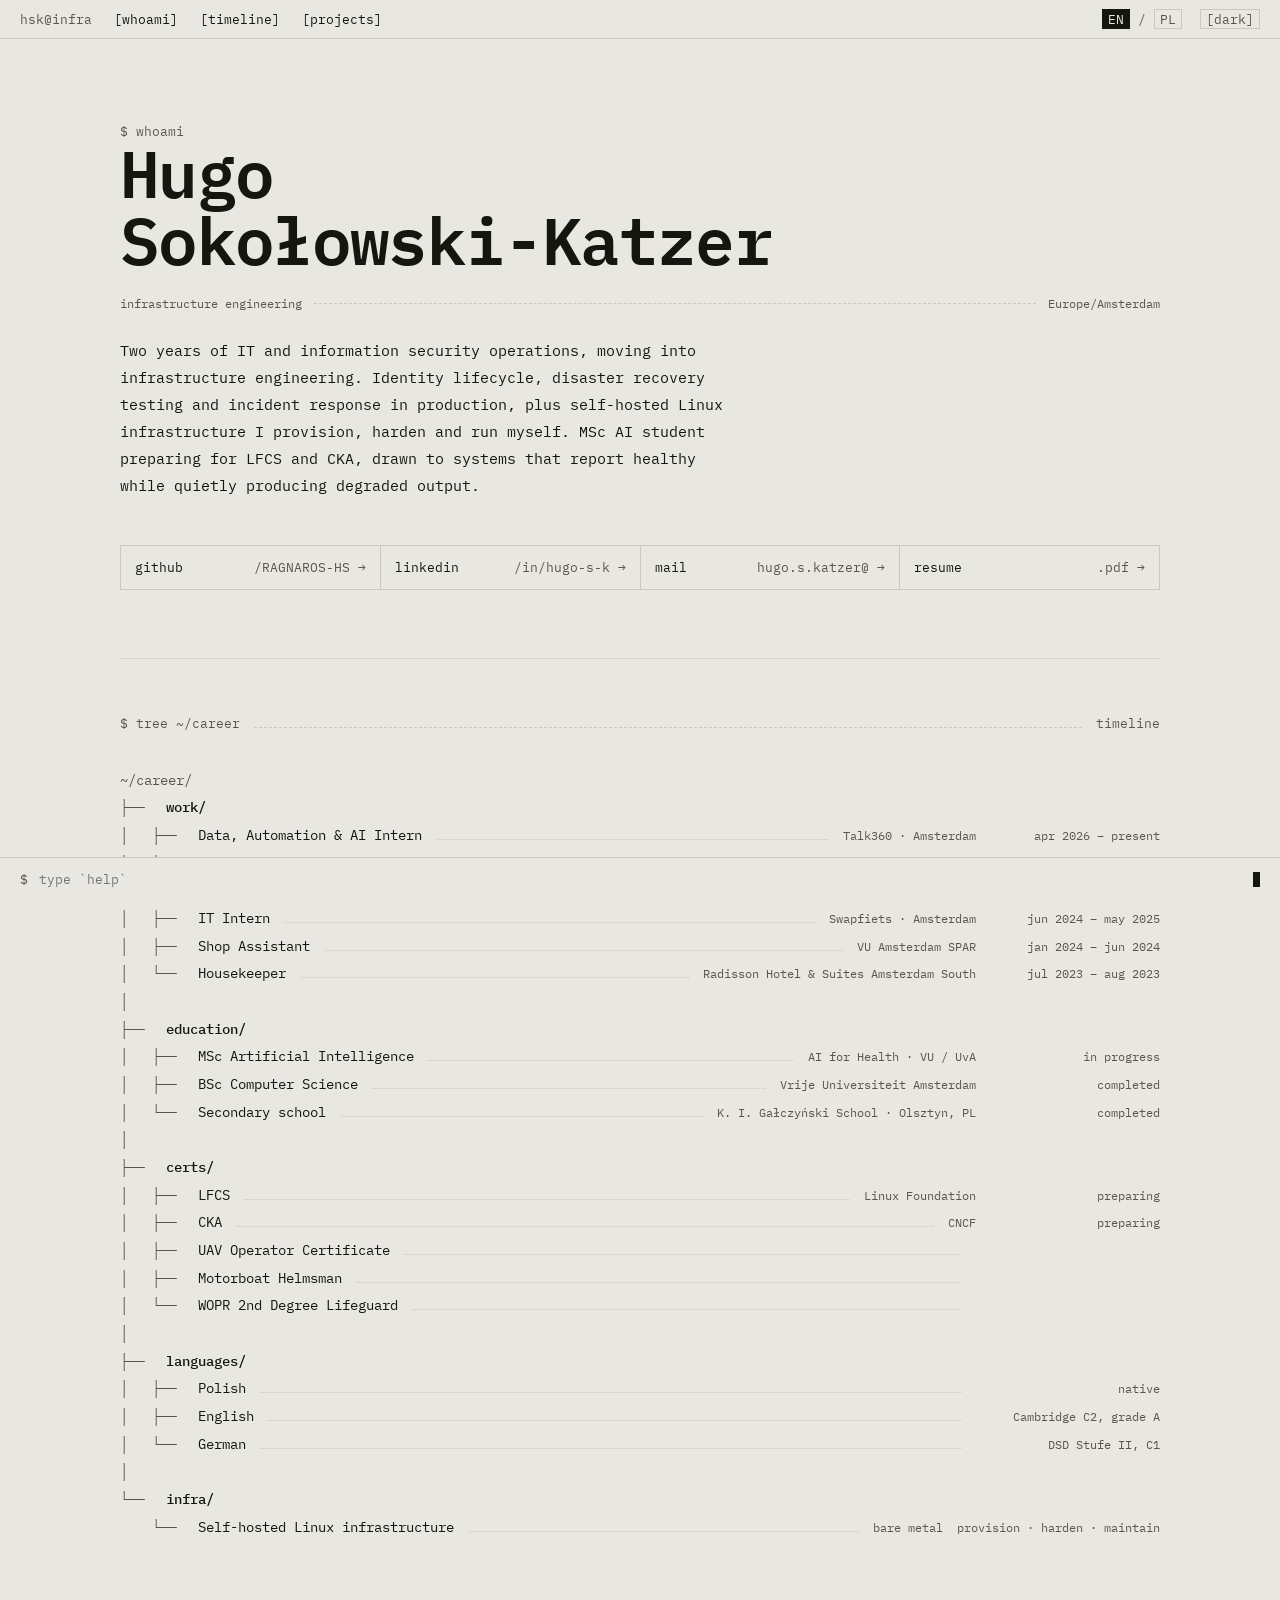
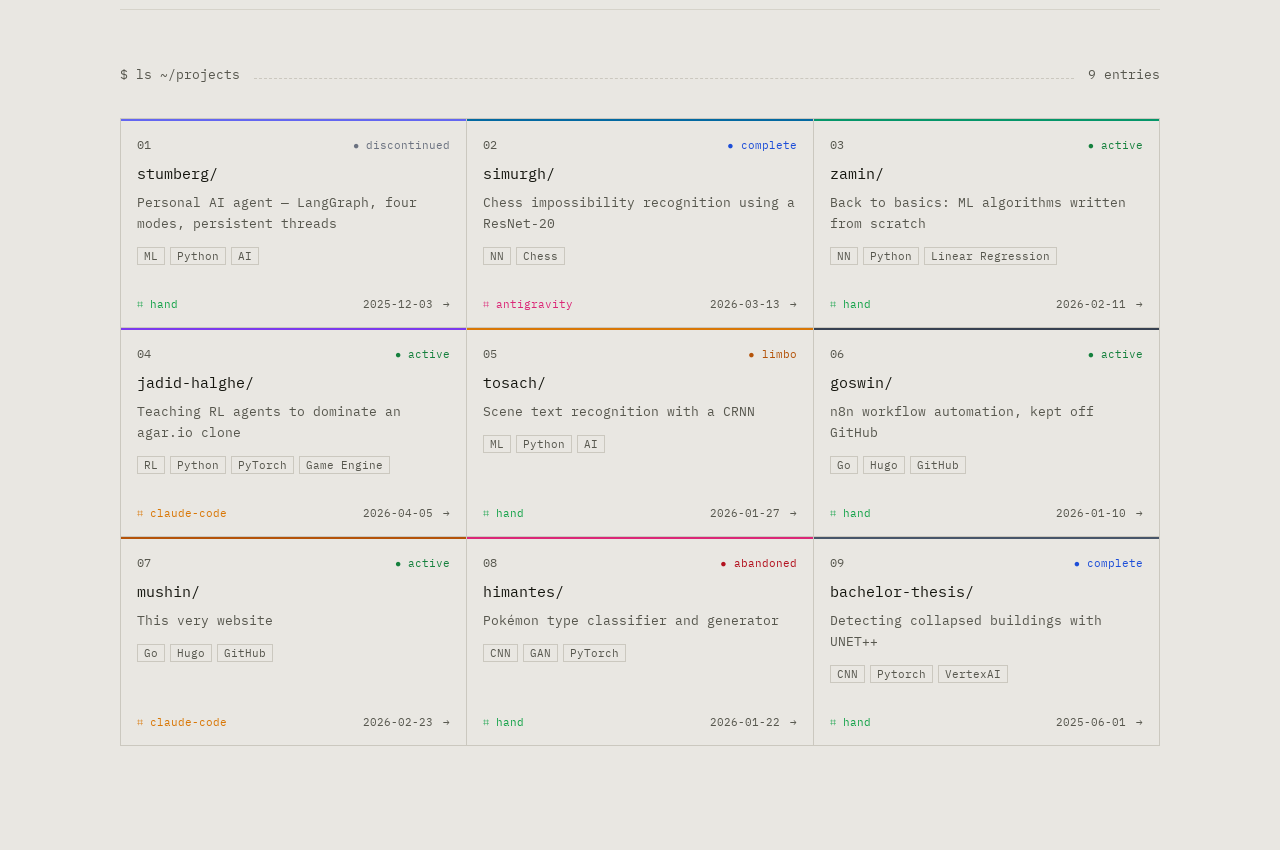
<file: index.html>
<!DOCTYPE html>
<html lang="en" data-root="">
<head>
<meta charset="utf-8">
<meta name="viewport" content="width=device-width, initial-scale=1">
<title>Hugo Sokołowski-Katzer</title>
<meta name="description" content="Hugo Sokołowski-Katzer — infrastructure engineering. IT and information security operations, self-hosted Linux infrastructure, MSc AI student.">
<meta name="color-scheme" content="light dark">
<link rel="icon" href="data:image/svg+xml,<svg xmlns='http://www.w3.org/2000/svg' viewBox='0 0 16 16'><text y='13' font-size='13' font-family='monospace'>%24</text></svg>">
<link rel="preconnect" href="https://fonts.googleapis.com">
<link rel="preconnect" href="https://fonts.gstatic.com" crossorigin>
<link href="https://fonts.googleapis.com/css2?family=IBM+Plex+Mono:wght@400;500;600&display=swap" rel="stylesheet">
<link rel="stylesheet" href="styles.css?v=2">
<script>
// Set the theme before first paint so there is no flash of the wrong palette.
(function () {
  var t;
  try { t = localStorage.getItem("hsk.theme"); } catch (e) {}
  if (t !== "light" && t !== "dark") {
    t = window.matchMedia && window.matchMedia("(prefers-color-scheme: dark)").matches ? "dark" : "light";
  }
  document.documentElement.dataset.theme = t;
})();
</script>
</head>
<body>
<div class="page">

<header class="bar">
  <span class="host">hsk@infra</span>
  <nav class="nav">
    <a href="#whoami">[<span data-i18n="n1">whoami</span>]</a>
    <a href="#timeline">[<span data-i18n="n2">timeline</span>]</a>
    <a href="#projects">[<span data-i18n="n3">projects</span>]</a>
  </nav>
  <span class="grow"></span>
  <div class="langs">
    <button type="button" class="lang is-on" data-lang="en" aria-pressed="true">EN</button>
    <span class="slash">/</span>
    <button type="button" class="lang" data-lang="pl" aria-pressed="false">PL</button>
  </div>
  <button type="button" class="theme-toggle" id="theme-toggle">[dark]</button>
</header>

<main class="main">

  <section id="whoami" class="section section--hero">
    <div class="prompt">$ whoami</div>
    <h1 class="name">Hugo<br>Sokołowski-Katzer</h1>
    <div class="ruled-row">
      <span data-i18n="role">infrastructure engineering</span>
      <span class="rule rule--dashed"></span>
      <span>Europe/Amsterdam</span>
    </div>
    <p class="bio" data-i18n="bio">Two years of IT and information security operations, moving into infrastructure engineering. Identity lifecycle, disaster recovery testing and incident response in production, plus self-hosted Linux infrastructure I provision, harden and run myself. MSc AI student preparing for LFCS and CKA, drawn to systems that report healthy while quietly producing degraded output.</p>

    <div class="cells">
      <a class="cell" href="https://github.com/RAGNAROS-HS"><span>github</span><span class="dim">/RAGNAROS-HS &rarr;</span></a>
      <a class="cell" href="https://www.linkedin.com/in/hugo-sokolowski-katzer-715577248/"><span>linkedin</span><span class="dim">/in/hugo-s-k &rarr;</span></a>
      <a class="cell" href="mailto:hugo.s.katzer@gmail.com"><span>mail</span><span class="dim">hugo.s.katzer@ &rarr;</span></a>
      <a class="cell" id="cv-link" href="pdfs/CV2_0.pdf"><span data-i18n="cv">resume</span><span class="dim">.pdf &rarr;</span></a>
    </div>
  </section>

  <section id="timeline" class="section">
    <div class="sec-head">
      <span class="prompt">$ tree ~/career</span>
      <span class="rule rule--dashed"></span>
      <span class="prompt" data-i18n="n2">timeline</span>
    </div>

    <div class="tree">
      <div class="row row--head">
        <span class="pre">~/career/</span>
        <div class="row-line"><span class="label"></span><span class="rule rule--dotted"></span><span class="meta"></span><span class="when"></span></div>
      </div>
      <div class="row row--head">
        <span class="pre">├── </span>
        <div class="row-line"><span class="label" data-i18n="b1">work/</span><span class="rule rule--dotted"></span><span class="meta"></span><span class="when"></span></div>
      </div>
      <div class="row">
        <span class="pre">│   ├── </span>
        <div class="row-line"><span class="label" data-i18n="r1">Data, Automation &amp; AI Intern</span><span class="rule rule--dotted"></span><span class="meta">Talk360 · Amsterdam</span><span class="when" data-i18n="w1">apr 2026 – june 2026</span></div>
      </div>
      <div class="row">
        <span class="pre">│   ├── </span>
        <div class="row-line"><span class="label" data-i18n="r2">AI Team</span><span class="rule rule--dotted"></span><span class="meta">Futurist Law Lab · Amsterdam</span><span class="when" data-i18n="w2">feb 2026 – may 2026</span></div>
      </div>
      <div class="row">
        <span class="pre">│   ├── </span>
        <div class="row-line"><span class="label" data-i18n="r3">Information Security Intern</span><span class="rule rule--dotted"></span><span class="meta">Swapfiets · Amsterdam</span><span class="when" data-i18n="w3">jun 2025 – jul 2025</span></div>
      </div>
      <div class="row">
        <span class="pre">│   ├── </span>
        <div class="row-line"><span class="label" data-i18n="r4">IT Intern</span><span class="rule rule--dotted"></span><span class="meta">Swapfiets · Amsterdam</span><span class="when" data-i18n="w4">jun 2024 – may 2025</span></div>
      </div>
      <div class="row">
        <span class="pre">│   ├── </span>
        <div class="row-line"><span class="label" data-i18n="r5">Shop Assistant</span><span class="rule rule--dotted"></span><span class="meta">VU Amsterdam SPAR</span><span class="when" data-i18n="w5">jan 2024 – jun 2024</span></div>
      </div>
      <div class="row">
        <span class="pre">│   └── </span>
        <div class="row-line"><span class="label" data-i18n="r6">Housekeeper</span><span class="rule rule--dotted"></span><span class="meta">Radisson Hotel &amp; Suites Amsterdam South</span><span class="when" data-i18n="w6">jul 2023 – aug 2023</span></div>
      </div>
      <div class="row row--head"><span class="pre">│</span><div class="row-line"></div></div>

      <div class="row row--head">
        <span class="pre">├── </span>
        <div class="row-line"><span class="label" data-i18n="b2">education/</span><span class="rule rule--dotted"></span><span class="meta"></span><span class="when"></span></div>
      </div>
      <div class="row">
        <span class="pre">│   ├── </span>
        <div class="row-line"><span class="label" data-i18n="e1">MSc Artificial Intelligence</span><span class="rule rule--dotted"></span><span class="meta" data-i18n="em1">AI for Health · VU / UvA</span><span class="when" data-i18n="ew">in progress</span></div>
      </div>
      <div class="row">
        <span class="pre">│   ├── </span>
        <div class="row-line"><span class="label" data-i18n="e2">BSc Computer Science</span><span class="rule rule--dotted"></span><span class="meta">Vrije Universiteit Amsterdam</span><span class="when" data-i18n="ew2">completed</span></div>
      </div>
      <div class="row">
        <span class="pre">│   └── </span>
        <div class="row-line"><span class="label" data-i18n="e3">Secondary school</span><span class="rule rule--dotted"></span><span class="meta" data-i18n="em3">K. I. Gałczyński School · Olsztyn, PL</span><span class="when" data-i18n="ew2">completed</span></div>
      </div>
      <div class="row row--head"><span class="pre">│</span><div class="row-line"></div></div>

      <div class="row row--head">
        <span class="pre">├── </span>
        <div class="row-line"><span class="label" data-i18n="b3">certs/</span><span class="rule rule--dotted"></span><span class="meta"></span><span class="when"></span></div>
      </div>
      <div class="row">
        <span class="pre">│   ├── </span>
        <div class="row-line"><span class="label" data-i18n="c1">LFCS</span><span class="rule rule--dotted"></span><span class="meta">Linux Foundation</span><span class="when" data-i18n="cw">preparing</span></div>
      </div>
      <div class="row">
        <span class="pre">│   ├── </span>
        <div class="row-line"><span class="label" data-i18n="c2">CKA</span><span class="rule rule--dotted"></span><span class="meta">CNCF</span><span class="when" data-i18n="cw">preparing</span></div>
      </div>
      <div class="row">
        <span class="pre">│   ├── </span>
        <div class="row-line"><span class="label" data-i18n="c3">UAV Operator Certificate</span><span class="rule rule--dotted"></span><span class="meta"></span><span class="when"></span></div>
      </div>
      <div class="row">
        <span class="pre">│   ├── </span>
        <div class="row-line"><span class="label" data-i18n="c4">Motorboat Helmsman</span><span class="rule rule--dotted"></span><span class="meta"></span><span class="when"></span></div>
      </div>
      <div class="row">
        <span class="pre">│   └── </span>
        <div class="row-line"><span class="label" data-i18n="c5">WOPR 2nd Degree Lifeguard</span><span class="rule rule--dotted"></span><span class="meta"></span><span class="when"></span></div>
      </div>
      <div class="row row--head"><span class="pre">│</span><div class="row-line"></div></div>

      <div class="row row--head">
        <span class="pre">├── </span>
        <div class="row-line"><span class="label" data-i18n="b4">languages/</span><span class="rule rule--dotted"></span><span class="meta"></span><span class="when"></span></div>
      </div>
      <div class="row">
        <span class="pre">│   ├── </span>
        <div class="row-line"><span class="label" data-i18n="l1">Polish</span><span class="rule rule--dotted"></span><span class="meta"></span><span class="when" data-i18n="lw1">native</span></div>
      </div>
      <div class="row">
        <span class="pre">│   ├── </span>
        <div class="row-line"><span class="label" data-i18n="l2">English</span><span class="rule rule--dotted"></span><span class="meta"></span><span class="when" data-i18n="lw2">Cambridge C2, grade A</span></div>
      </div>
      <div class="row">
        <span class="pre">│   └── </span>
        <div class="row-line"><span class="label" data-i18n="l3">German</span><span class="rule rule--dotted"></span><span class="meta"></span><span class="when" data-i18n="lw3">DSD Stufe II, C1</span></div>
      </div>
      <div class="row row--head"><span class="pre">│</span><div class="row-line"></div></div>

      <div class="row row--head">
        <span class="pre">└── </span>
        <div class="row-line"><span class="label" data-i18n="b5">infra/</span><span class="rule rule--dotted"></span><span class="meta"></span><span class="when"></span></div>
      </div>
      <div class="row">
        <span class="pre">    └── </span>
        <div class="row-line"><span class="label" data-i18n="i1">Self-hosted Linux infrastructure</span><span class="rule rule--dotted"></span><span class="meta">bare metal</span><span class="when" data-i18n="iw">provision · harden · maintain</span></div>
      </div>
    </div>
  </section>

  <section id="projects" class="section section--last">
    <div class="sec-head">
      <span class="prompt">$ ls ~/projects</span>
      <span class="rule rule--dashed"></span>
      <span class="prompt" id="projects-count">9 entries</span>
    </div>
    <div class="cells cells--cards" id="projects-grid">

      <a class="card" href="projects/stumberg.html" style="--pc:#6366f1">
        <div class="card-top"><span>01</span><span class="status" data-status="discontinued">discontinued</span></div>
        <div class="card-slug">stumberg/</div>
        <div class="card-desc" data-i18n="p1">Personal AI agent — LangGraph, four modes, persistent threads</div>
        <div class="card-tags"><span>ML</span><span>Python</span><span>AI</span></div>
        <div class="card-foot"><span class="tool" data-tool="hand">hand</span><span class="grow"></span><span>2025-12-03</span><span>&rarr;</span></div>
      </a>

      <a class="card" href="projects/simurgh.html" style="--pc:#0369a1">
        <div class="card-top"><span>02</span><span class="status" data-status="complete">complete</span></div>
        <div class="card-slug">simurgh/</div>
        <div class="card-desc" data-i18n="p2">Chess impossibility recognition using a ResNet-20</div>
        <div class="card-tags"><span>NN</span><span>Chess</span></div>
        <div class="card-foot"><span class="tool" data-tool="antigravity">antigravity</span><span class="grow"></span><span>2026-03-13</span><span>&rarr;</span></div>
      </a>

      <a class="card" href="projects/zamin.html" style="--pc:#059669">
        <div class="card-top"><span>03</span><span class="status" data-status="active">active</span></div>
        <div class="card-slug">zamin/</div>
        <div class="card-desc" data-i18n="p3">Back to basics: ML algorithms written from scratch</div>
        <div class="card-tags"><span>NN</span><span>Python</span><span>Linear Regression</span></div>
        <div class="card-foot"><span class="tool" data-tool="hand">hand</span><span class="grow"></span><span>2026-02-11</span><span>&rarr;</span></div>
      </a>

      <a class="card" href="projects/halghe.html" style="--pc:#7c3aed">
        <div class="card-top"><span>04</span><span class="status" data-status="active">active</span></div>
        <div class="card-slug">jadid-halghe/</div>
        <div class="card-desc" data-i18n="p4">Teaching RL agents to dominate an agar.io clone</div>
        <div class="card-tags"><span>RL</span><span>Python</span><span>PyTorch</span><span>Game Engine</span></div>
        <div class="card-foot"><span class="tool" data-tool="claude-code">claude-code</span><span class="grow"></span><span>2026-04-05</span><span>&rarr;</span></div>
      </a>

      <a class="card" href="projects/tosach.html" style="--pc:#d97706">
        <div class="card-top"><span>05</span><span class="status" data-status="limbo">limbo</span></div>
        <div class="card-slug">tosach/</div>
        <div class="card-desc" data-i18n="p5">Scene text recognition with a CRNN</div>
        <div class="card-tags"><span>ML</span><span>Python</span><span>AI</span></div>
        <div class="card-foot"><span class="tool" data-tool="hand">hand</span><span class="grow"></span><span>2026-01-27</span><span>&rarr;</span></div>
      </a>

      <a class="card" href="projects/goswin.html" style="--pc:#374151">
        <div class="card-top"><span>06</span><span class="status" data-status="active">active</span></div>
        <div class="card-slug">goswin/</div>
        <div class="card-desc" data-i18n="p6">n8n workflow automation, kept off GitHub</div>
        <div class="card-tags"><span>Go</span><span>Hugo</span><span>GitHub</span></div>
        <div class="card-foot"><span class="tool" data-tool="hand">hand</span><span class="grow"></span><span>2026-01-10</span><span>&rarr;</span></div>
      </a>

      <a class="card" href="projects/mushin.html" style="--pc:#b45309">
        <div class="card-top"><span>07</span><span class="status" data-status="active">active</span></div>
        <div class="card-slug">mushin/</div>
        <div class="card-desc" data-i18n="p7">This very website</div>
        <div class="card-tags"><span>Go</span><span>Hugo</span><span>GitHub</span></div>
        <div class="card-foot"><span class="tool" data-tool="claude-code">claude-code</span><span class="grow"></span><span>2026-02-23</span><span>&rarr;</span></div>
      </a>

      <a class="card" href="projects/himantes.html" style="--pc:#db2777">
        <div class="card-top"><span>08</span><span class="status" data-status="abandoned">abandoned</span></div>
        <div class="card-slug">himantes/</div>
        <div class="card-desc" data-i18n="p8">Pokémon type classifier and generator</div>
        <div class="card-tags"><span>CNN</span><span>GAN</span><span>PyTorch</span></div>
        <div class="card-foot"><span class="tool" data-tool="hand">hand</span><span class="grow"></span><span>2026-01-22</span><span>&rarr;</span></div>
      </a>

      <a class="card" href="projects/bachelor-thesis.html" style="--pc:#475569">
        <div class="card-top"><span>09</span><span class="status" data-status="complete">complete</span></div>
        <div class="card-slug">bachelor-thesis/</div>
        <div class="card-desc" data-i18n="p9">Detecting collapsed buildings with UNET++</div>
        <div class="card-tags"><span>CNN</span><span>Pytorch</span><span>VertexAI</span></div>
        <div class="card-foot"><span class="tool" data-tool="hand">hand</span><span class="grow"></span><span>2025-06-01</span><span>&rarr;</span></div>
      </a>

    </div>
  </section>

</main>

<div class="console" id="console">
  <div class="console-out" id="console-out" hidden></div>
  <div class="console-in">
    <span class="dim">$</span>
    <input id="console-input" type="text" spellcheck="false" autocomplete="off" autocapitalize="off"
           aria-label="command" data-i18n-placeholder="hint" placeholder="type `help`">
    <span class="caret" aria-hidden="true"></span>
  </div>
</div>

</div>
<script src="app.js?v=2"></script>
</body>
</html>
</file>
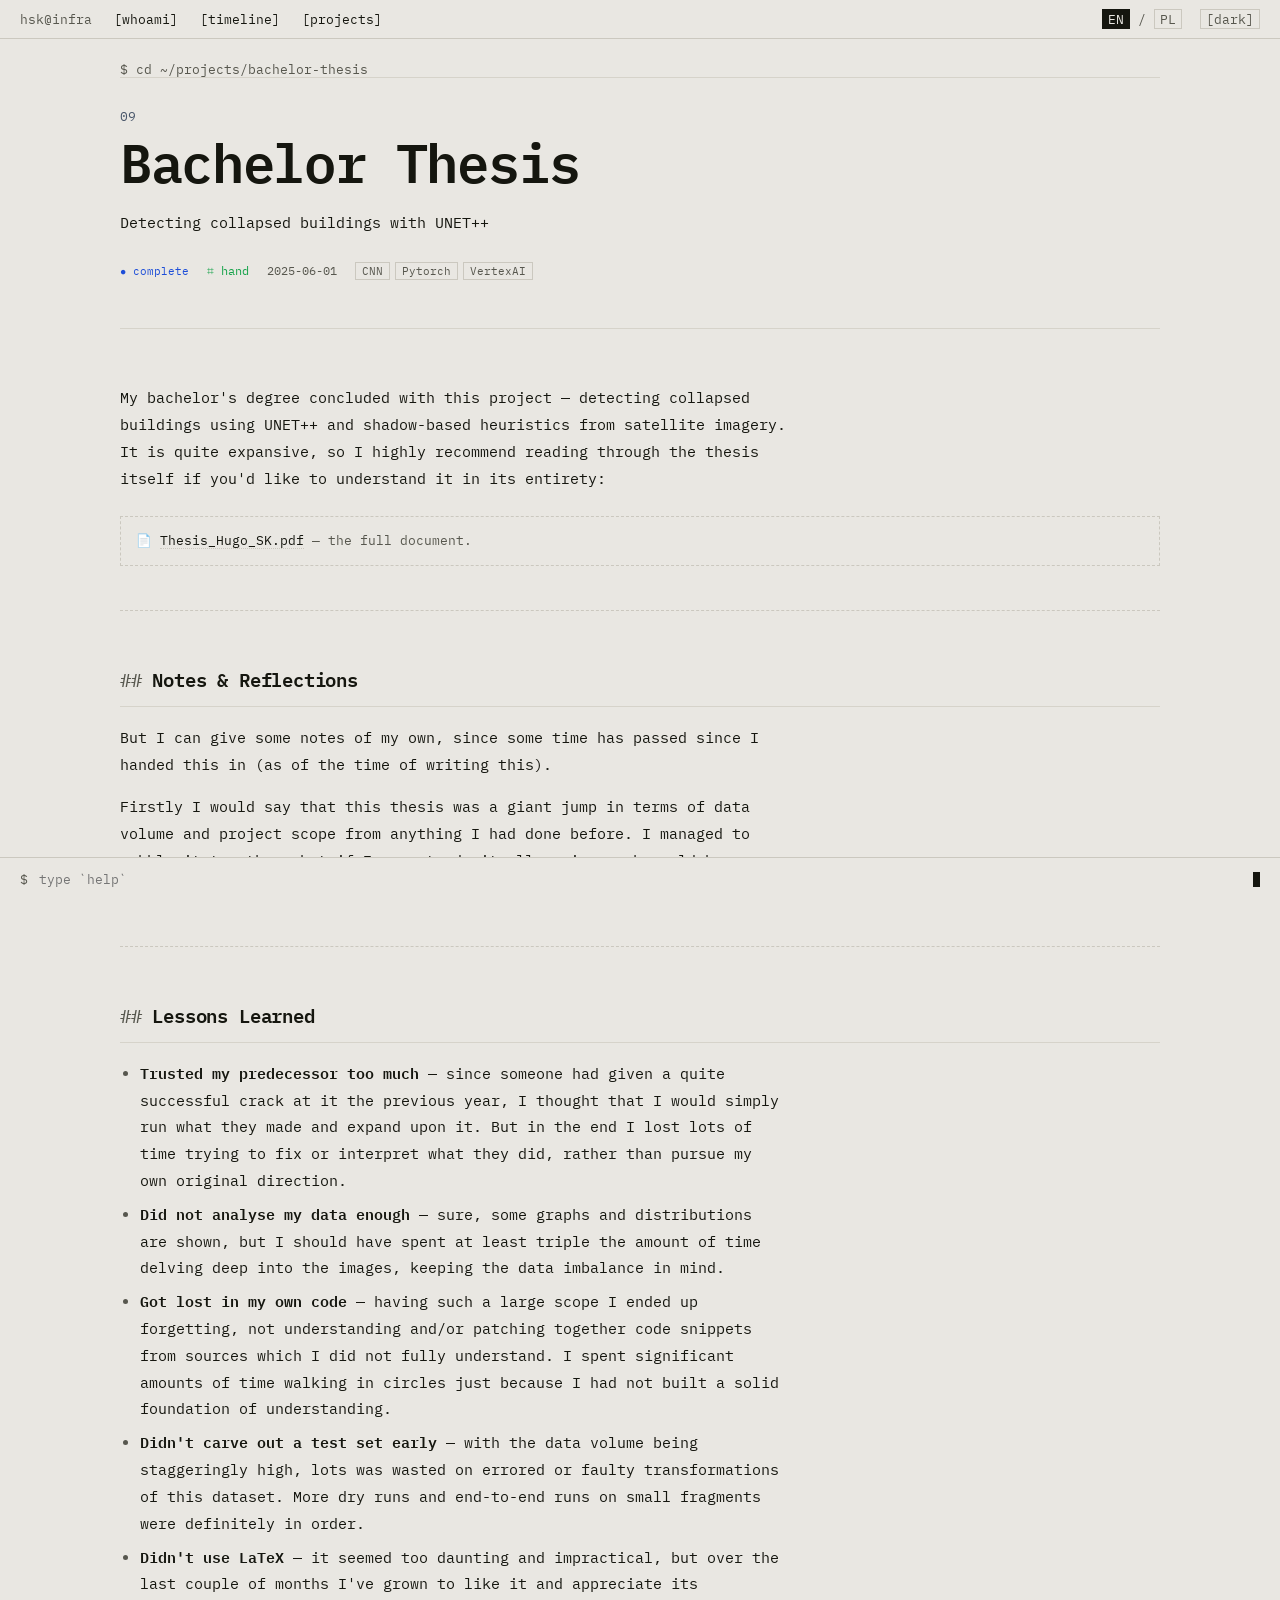
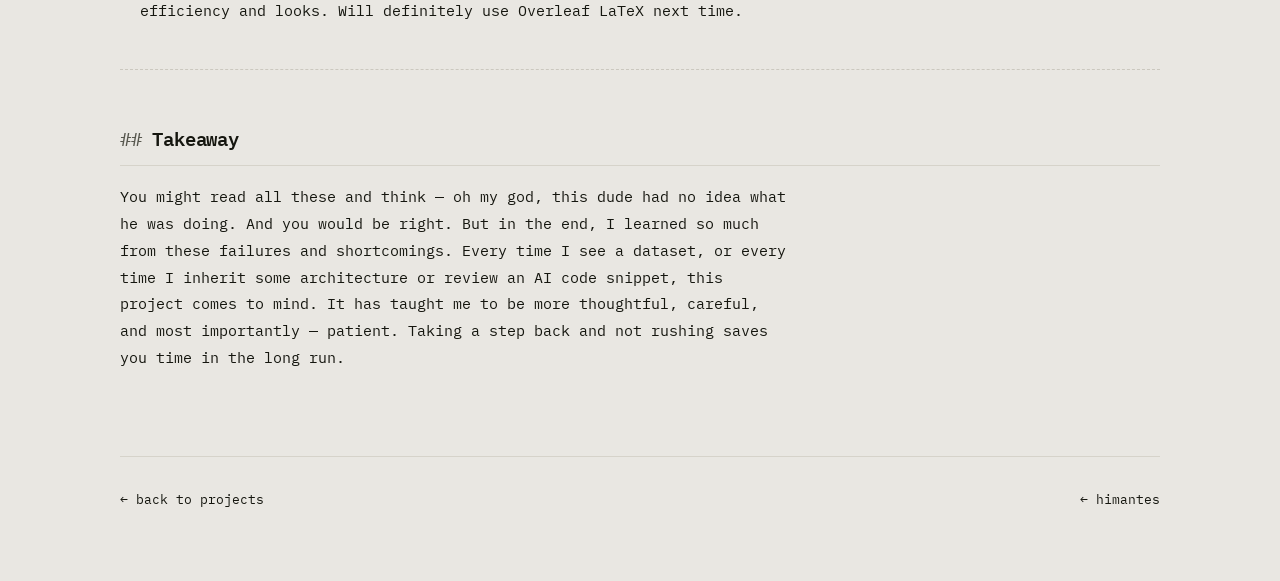
<file: projects/bachelor-thesis.html>
<!DOCTYPE html>
<html lang="en" data-root="../">
<head>
<meta charset="utf-8">
<meta name="viewport" content="width=device-width, initial-scale=1">
<title>Bachelor Thesis — Hugo Sokołowski-Katzer</title>
<meta name="description" content="Bachelor thesis — detecting collapsed buildings from satellite imagery using UNET++ and shadow-based heuristics, plus an honest post-mortem of what went wrong.">
<meta name="color-scheme" content="light dark">
<link rel="icon" href="data:image/svg+xml,<svg xmlns='http://www.w3.org/2000/svg' viewBox='0 0 16 16'><text y='13' font-size='13' font-family='monospace'>%24</text></svg>">
<link rel="preconnect" href="https://fonts.googleapis.com">
<link rel="preconnect" href="https://fonts.gstatic.com" crossorigin>
<link href="https://fonts.googleapis.com/css2?family=IBM+Plex+Mono:wght@400;500;600&display=swap" rel="stylesheet">
<link rel="stylesheet" href="../styles.css?v=2">
<script>
// Set the theme before first paint so there is no flash of the wrong palette.
(function () {
  var t;
  try { t = localStorage.getItem("hsk.theme"); } catch (e) {}
  if (t !== "light" && t !== "dark") {
    t = window.matchMedia && window.matchMedia("(prefers-color-scheme: dark)").matches ? "dark" : "light";
  }
  document.documentElement.dataset.theme = t;
})();
</script>
</head>
<body style="--pc:#475569">
<div class="page">

<header class="bar">
  <span class="host">hsk@infra</span>
  <nav class="nav">
    <a href="../index.html#whoami">[<span data-i18n="n1">whoami</span>]</a>
    <a href="../index.html#timeline">[<span data-i18n="n2">timeline</span>]</a>
    <a href="../index.html#projects">[<span data-i18n="n3">projects</span>]</a>
  </nav>
  <span class="grow"></span>
  <div class="langs">
    <button type="button" class="lang is-on" data-lang="en" aria-pressed="true">EN</button>
    <span class="slash">/</span>
    <button type="button" class="lang" data-lang="pl" aria-pressed="false">PL</button>
  </div>
  <button type="button" class="theme-toggle" id="theme-toggle">[dark]</button>
</header>

<main class="main">

  <div class="crumbs">$ cd <a href="../index.html#projects">~/projects</a>/bachelor-thesis</div>

  <section class="section section--proj">
    <div class="proj-idx">09</div>
    <h1 class="name name--proj">Bachelor Thesis</h1>
    <p class="proj-sum">Detecting collapsed buildings with UNET++</p>
    <div class="proj-meta">
      <span class="status" data-status="complete">complete</span>
      <span class="tool" data-tool="hand">hand</span>
      <span>2025-06-01</span>
      <span class="card-tags"><span>CNN</span><span>Pytorch</span><span>VertexAI</span></span>
    </div>
  </section>

  <article class="section prose">

    <p>My bachelor's degree concluded with this project — detecting collapsed buildings using UNET++ and shadow-based heuristics from satellite imagery. It is quite expansive, so I highly recommend reading through the thesis itself if you'd like to understand it in its entirety:</p>

    <div class="note">
      <p>📄 <a href="../pdfs/Thesis_Hugo_SK.pdf">Thesis_Hugo_SK.pdf</a> — the full document.</p>
    </div>

    <hr>

    <h2>Notes &amp; Reflections</h2>

    <p>But I can give some notes of my own, since some time has passed since I handed this in (as of the time of writing this).</p>

    <p>Firstly I would say that this thesis was a giant jump in terms of data volume and project scope from anything I had done before. I managed to cobble it together, but if I were to do it all again, much would be different:</p>

    <hr>

    <h2>Lessons Learned</h2>

    <ul>
      <li><strong>Trusted my predecessor too much</strong> — since someone had given a quite successful crack at it the previous year, I thought that I would simply run what they made and expand upon it. But in the end I lost lots of time trying to fix or interpret what they did, rather than pursue my own original direction.</li>
      <li><strong>Did not analyse my data enough</strong> — sure, some graphs and distributions are shown, but I should have spent at least triple the amount of time delving deep into the images, keeping the data imbalance in mind.</li>
      <li><strong>Got lost in my own code</strong> — having such a large scope I ended up forgetting, not understanding and/or patching together code snippets from sources which I did not fully understand. I spent significant amounts of time walking in circles just because I had not built a solid foundation of understanding.</li>
      <li><strong>Didn't carve out a test set early</strong> — with the data volume being staggeringly high, lots was wasted on errored or faulty transformations of this dataset. More dry runs and end-to-end runs on small fragments were definitely in order.</li>
      <li><strong>Didn't use LaTeX</strong> — it seemed too daunting and impractical, but over the last couple of months I've grown to like it and appreciate its efficiency and looks. Will definitely use Overleaf LaTeX next time.</li>
    </ul>

    <hr>

    <h2>Takeaway</h2>

    <p>You might read all these and think — oh my god, this dude had no idea what he was doing. And you would be right. But in the end, I learned so much from these failures and shortcomings. Every time I see a dataset, or every time I inherit some architecture or review an AI code snippet, this project comes to mind. It has taught me to be more thoughtful, careful, and most importantly — patient. Taking a step back and not rushing saves you time in the long run.</p>

  </article>

  <nav class="proj-nav">
    <a href="../index.html#projects">&larr; <span data-i18n="back">back to projects</span></a>
    <span class="grow"></span>
    <a href="himantes.html">&larr; himantes</a>
  </nav>

</main>

<div class="console" id="console">
  <div class="console-out" id="console-out" hidden></div>
  <div class="console-in">
    <span class="dim">$</span>
    <input id="console-input" type="text" spellcheck="false" autocomplete="off" autocapitalize="off"
           aria-label="command" data-i18n-placeholder="hint" placeholder="type `help`">
    <span class="caret" aria-hidden="true"></span>
  </div>
</div>

</div>
<script src="../app.js?v=2"></script>
</body>
</html>
</file>
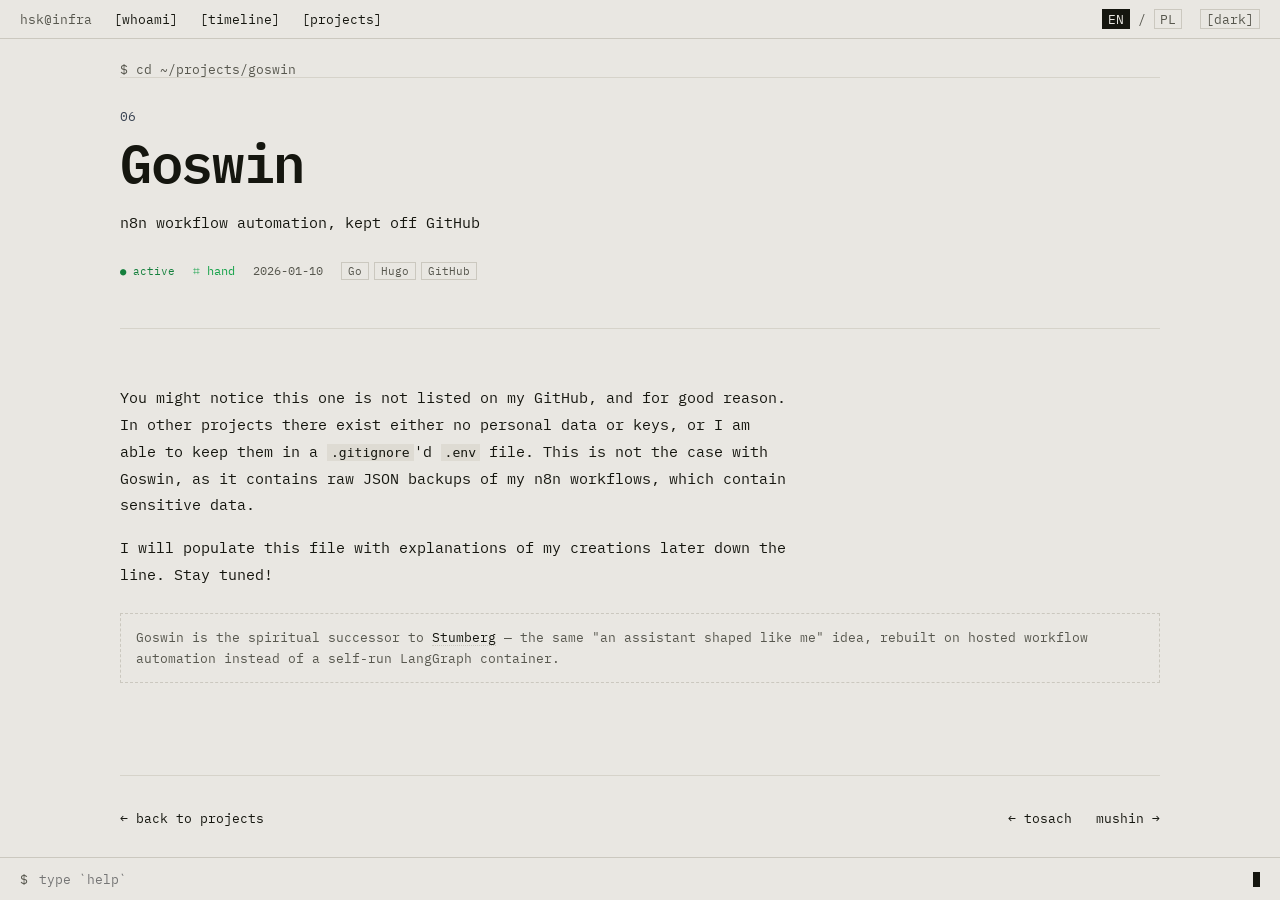
<file: projects/goswin.html>
<!DOCTYPE html>
<html lang="en" data-root="../">
<head>
<meta charset="utf-8">
<meta name="viewport" content="width=device-width, initial-scale=1">
<title>Goswin — Hugo Sokołowski-Katzer</title>
<meta name="description" content="Goswin — n8n workflow automation, deliberately kept off GitHub because the workflow backups carry sensitive data.">
<meta name="color-scheme" content="light dark">
<link rel="icon" href="data:image/svg+xml,<svg xmlns='http://www.w3.org/2000/svg' viewBox='0 0 16 16'><text y='13' font-size='13' font-family='monospace'>%24</text></svg>">
<link rel="preconnect" href="https://fonts.googleapis.com">
<link rel="preconnect" href="https://fonts.gstatic.com" crossorigin>
<link href="https://fonts.googleapis.com/css2?family=IBM+Plex+Mono:wght@400;500;600&display=swap" rel="stylesheet">
<link rel="stylesheet" href="../styles.css?v=2">
<script>
// Set the theme before first paint so there is no flash of the wrong palette.
(function () {
  var t;
  try { t = localStorage.getItem("hsk.theme"); } catch (e) {}
  if (t !== "light" && t !== "dark") {
    t = window.matchMedia && window.matchMedia("(prefers-color-scheme: dark)").matches ? "dark" : "light";
  }
  document.documentElement.dataset.theme = t;
})();
</script>
</head>
<body style="--pc:#374151">
<div class="page">

<header class="bar">
  <span class="host">hsk@infra</span>
  <nav class="nav">
    <a href="../index.html#whoami">[<span data-i18n="n1">whoami</span>]</a>
    <a href="../index.html#timeline">[<span data-i18n="n2">timeline</span>]</a>
    <a href="../index.html#projects">[<span data-i18n="n3">projects</span>]</a>
  </nav>
  <span class="grow"></span>
  <div class="langs">
    <button type="button" class="lang is-on" data-lang="en" aria-pressed="true">EN</button>
    <span class="slash">/</span>
    <button type="button" class="lang" data-lang="pl" aria-pressed="false">PL</button>
  </div>
  <button type="button" class="theme-toggle" id="theme-toggle">[dark]</button>
</header>

<main class="main">

  <div class="crumbs">$ cd <a href="../index.html#projects">~/projects</a>/goswin</div>

  <section class="section section--proj">
    <div class="proj-idx">06</div>
    <h1 class="name name--proj">Goswin</h1>
    <p class="proj-sum">n8n workflow automation, kept off GitHub</p>
    <div class="proj-meta">
      <span class="status" data-status="active">active</span>
      <span class="tool" data-tool="hand">hand</span>
      <span>2026-01-10</span>
      <span class="card-tags"><span>Go</span><span>Hugo</span><span>GitHub</span></span>
    </div>
  </section>

  <article class="section prose">

    <p>You might notice this one is not listed on my GitHub, and for good reason. In other projects there exist either no personal data or keys, or I am able to keep them in a <code>.gitignore</code>'d <code>.env</code> file. This is not the case with Goswin, as it contains raw JSON backups of my n8n workflows, which contain sensitive data.</p>

    <p>I will populate this file with explanations of my creations later down the line. Stay tuned!</p>

    <div class="note">
      <p>Goswin is the spiritual successor to <a href="stumberg.html">Stumberg</a> — the same "an assistant shaped like me" idea, rebuilt on hosted workflow automation instead of a self-run LangGraph container.</p>
    </div>

  </article>

  <nav class="proj-nav">
    <a href="../index.html#projects">&larr; <span data-i18n="back">back to projects</span></a>
    <span class="grow"></span>
    <a href="tosach.html">&larr; tosach</a>
    <a href="mushin.html">mushin &rarr;</a>
  </nav>

</main>

<div class="console" id="console">
  <div class="console-out" id="console-out" hidden></div>
  <div class="console-in">
    <span class="dim">$</span>
    <input id="console-input" type="text" spellcheck="false" autocomplete="off" autocapitalize="off"
           aria-label="command" data-i18n-placeholder="hint" placeholder="type `help`">
    <span class="caret" aria-hidden="true"></span>
  </div>
</div>

</div>
<script src="../app.js?v=2"></script>
</body>
</html>
</file>
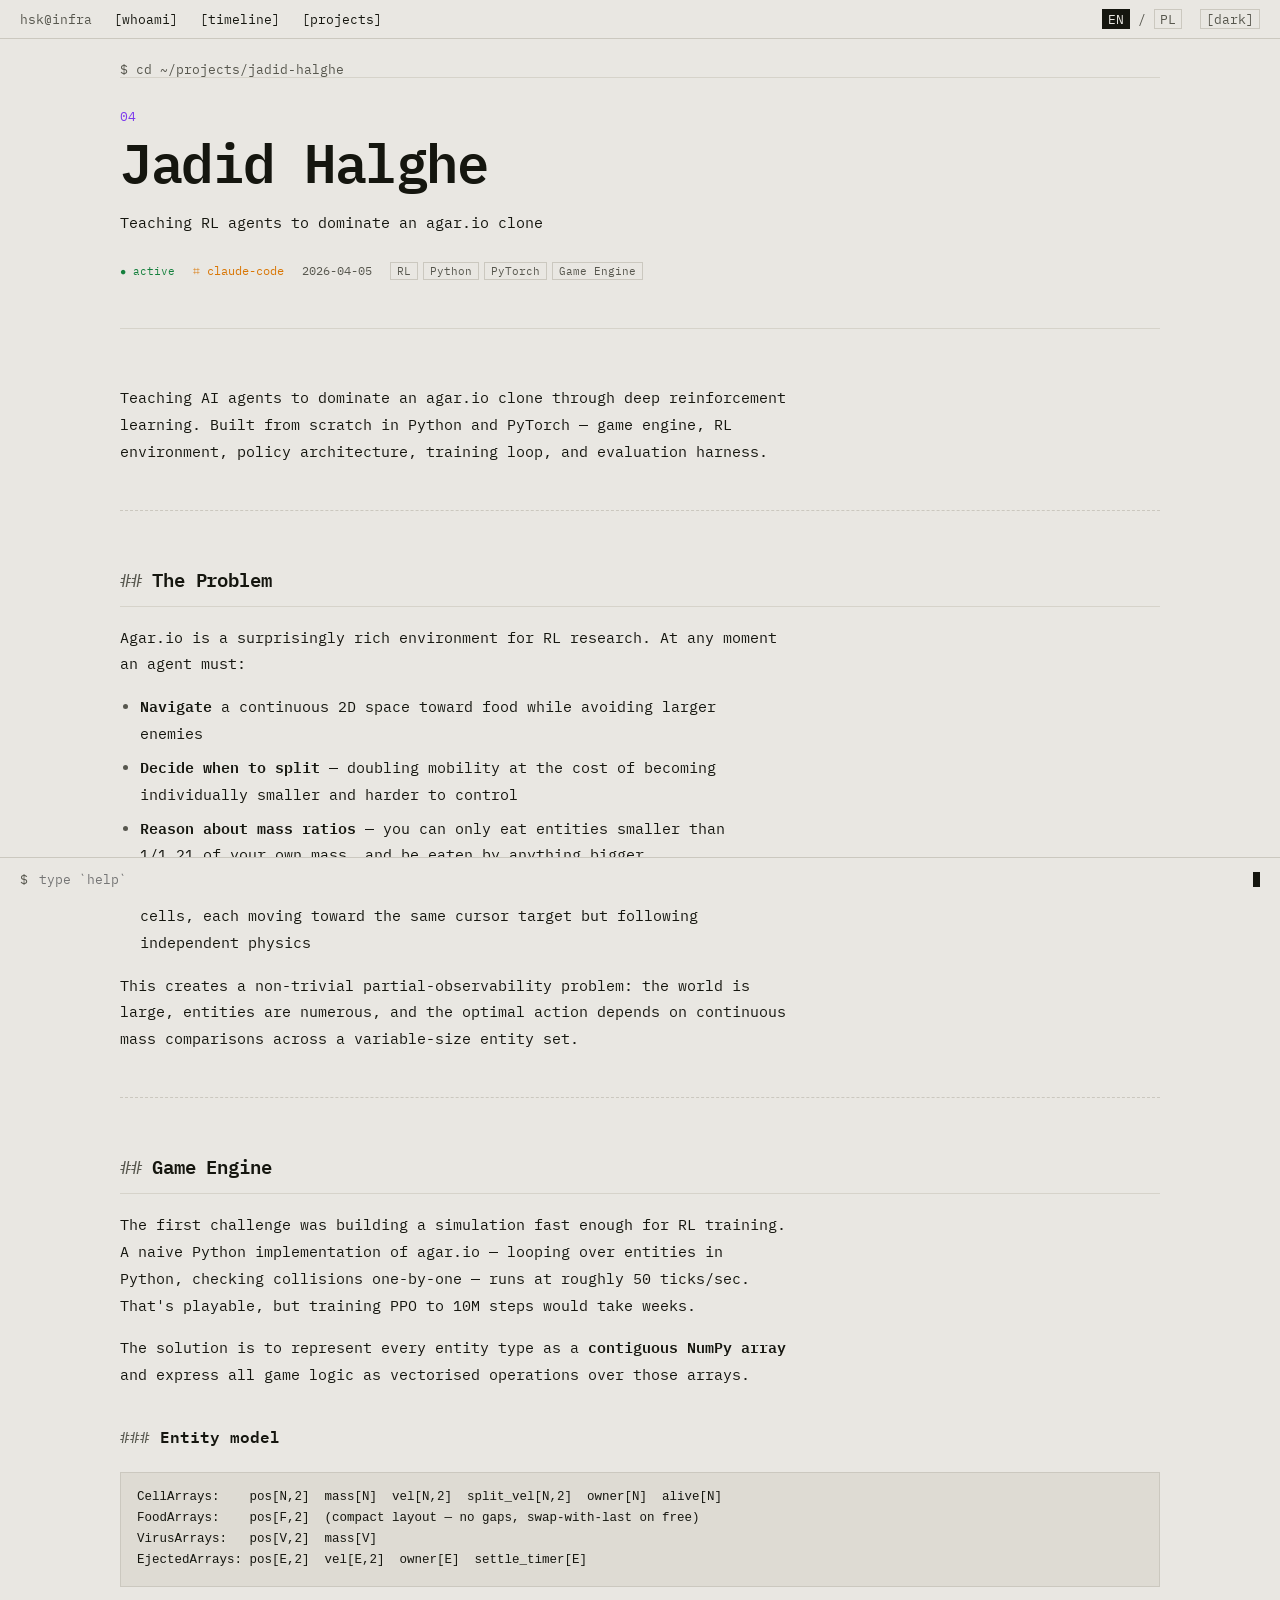
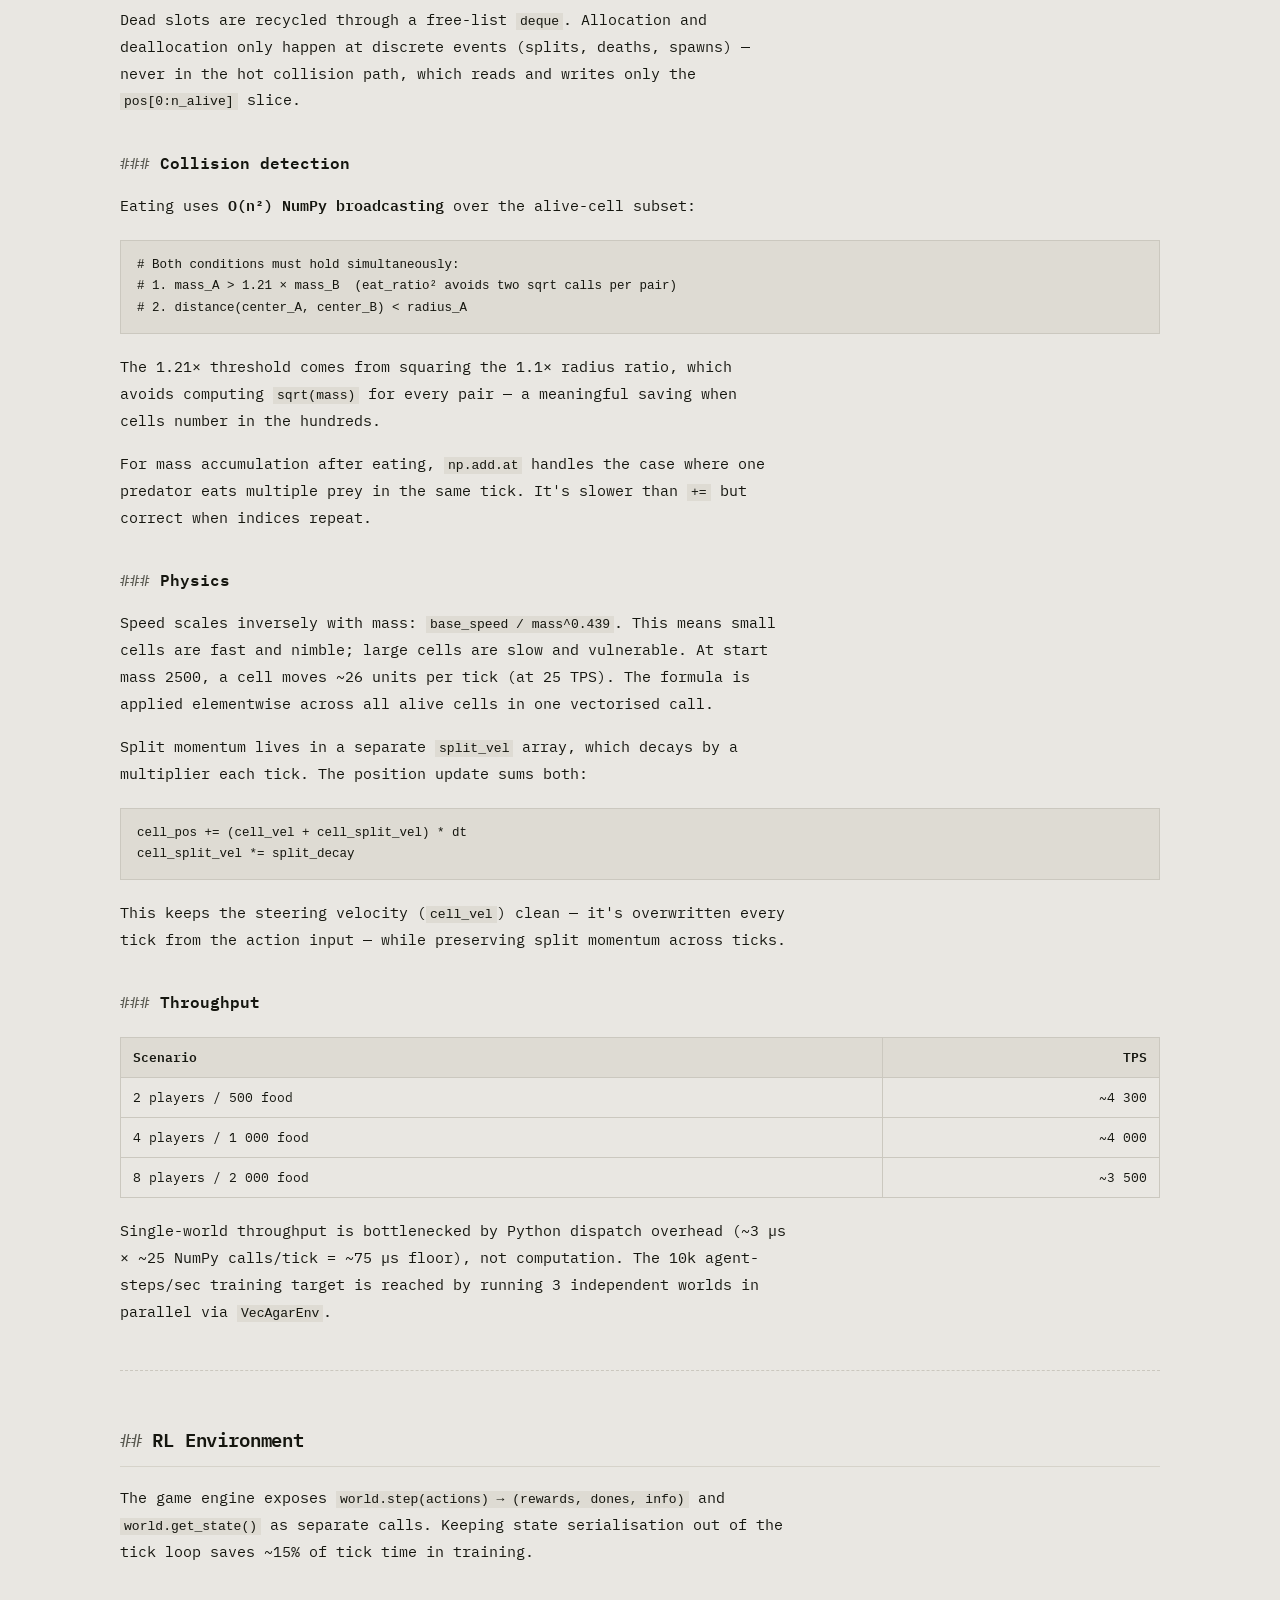
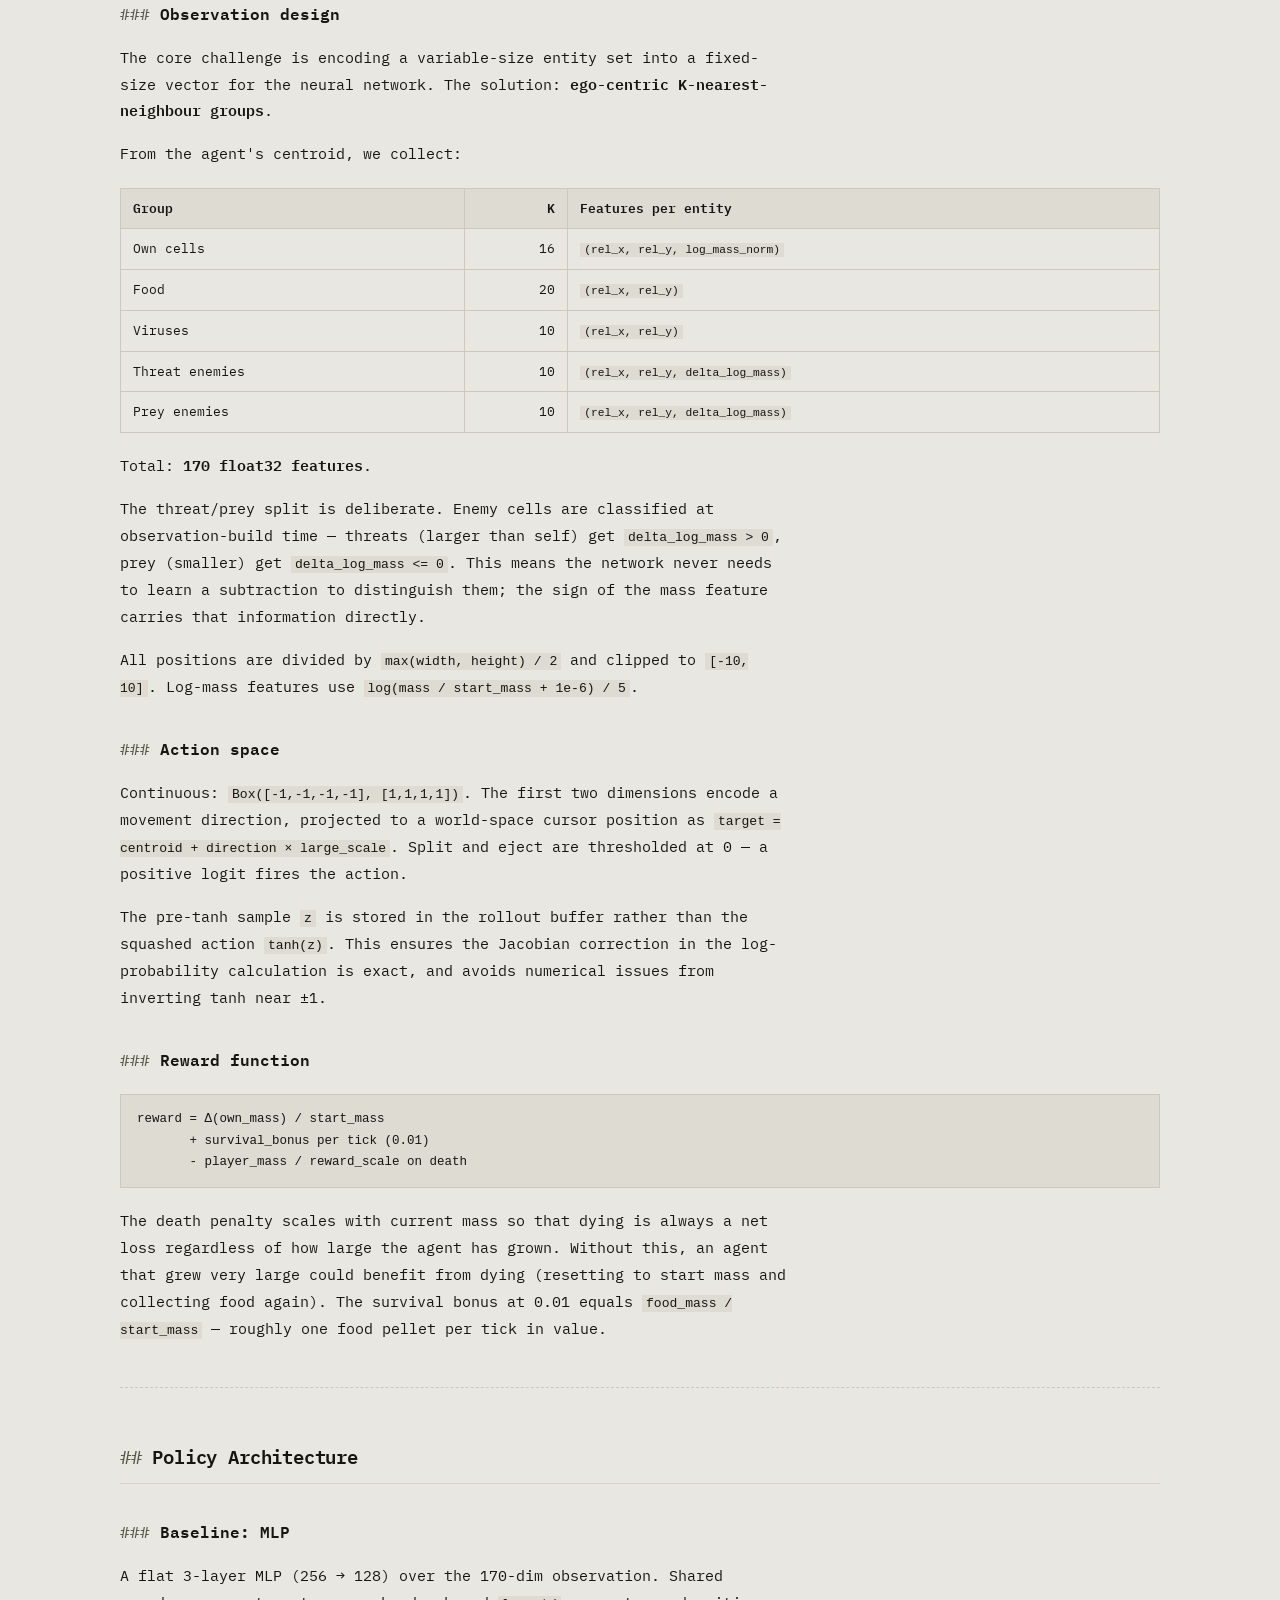
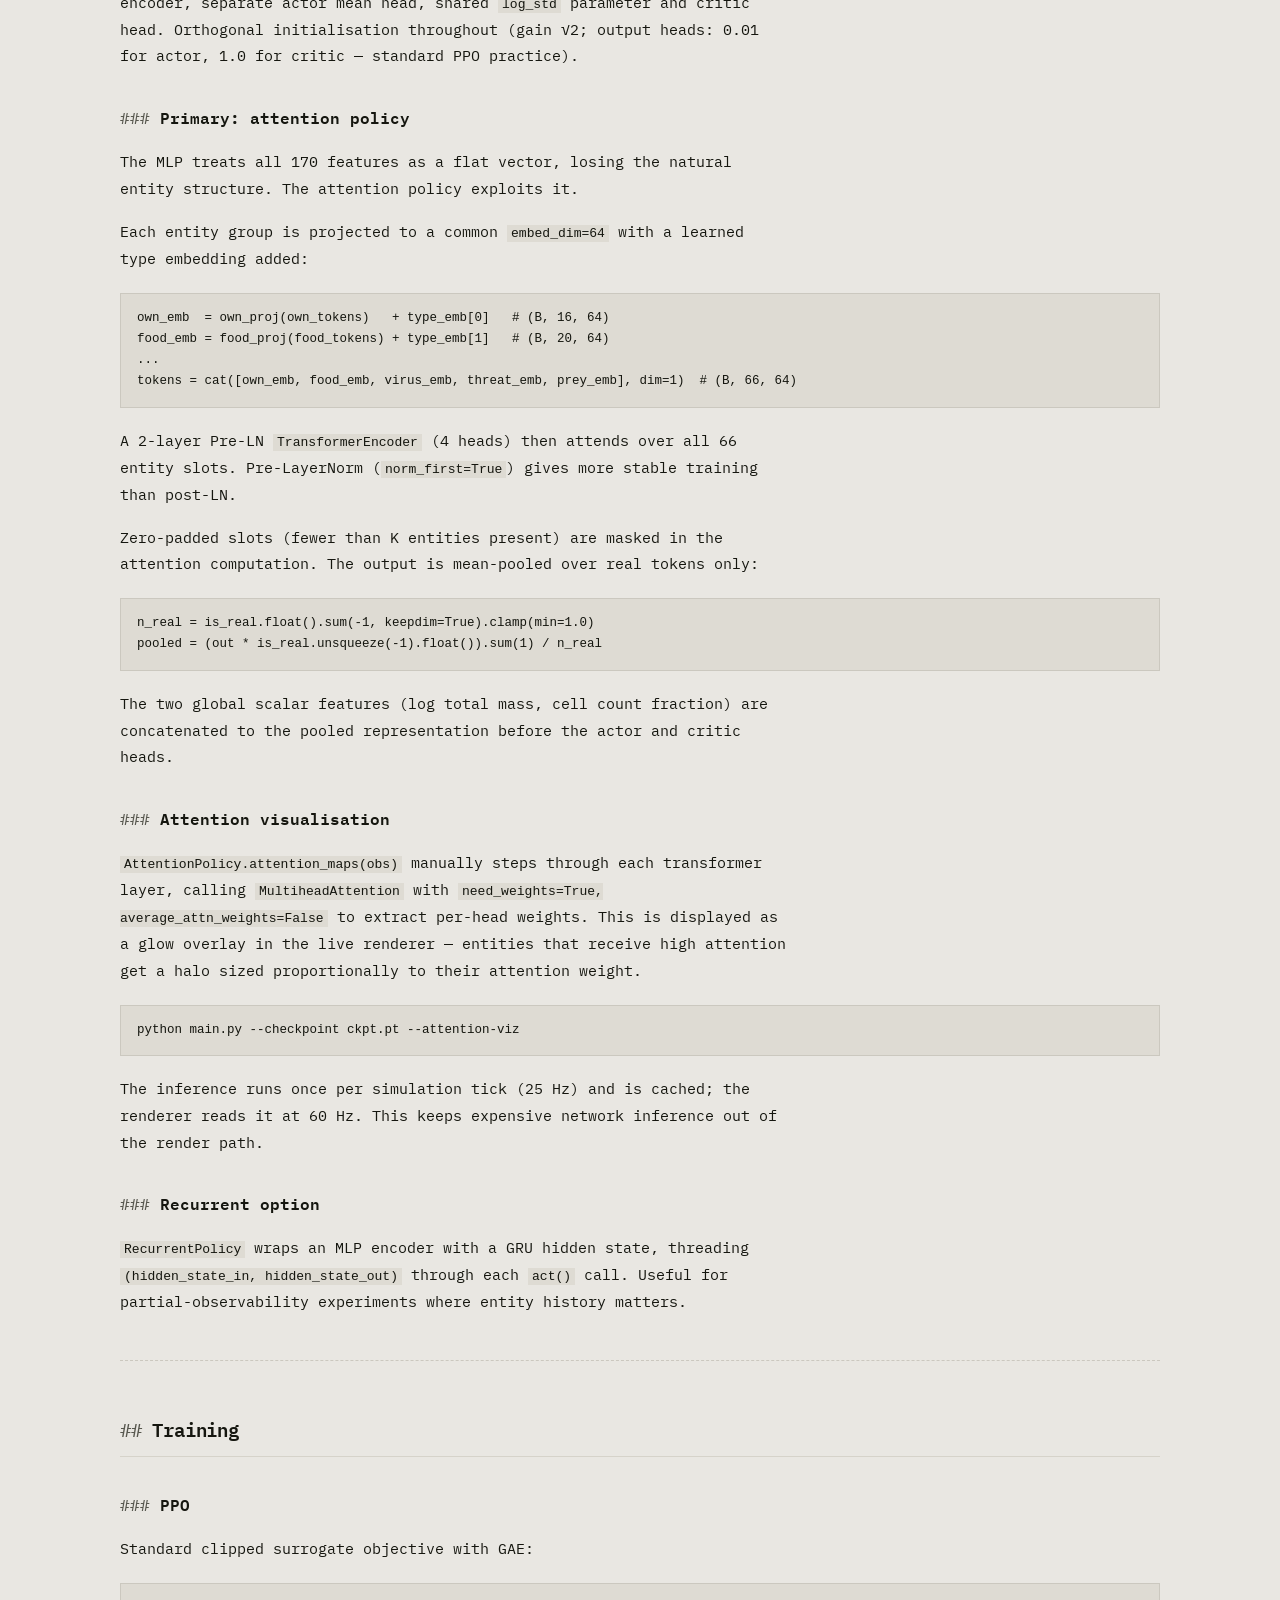
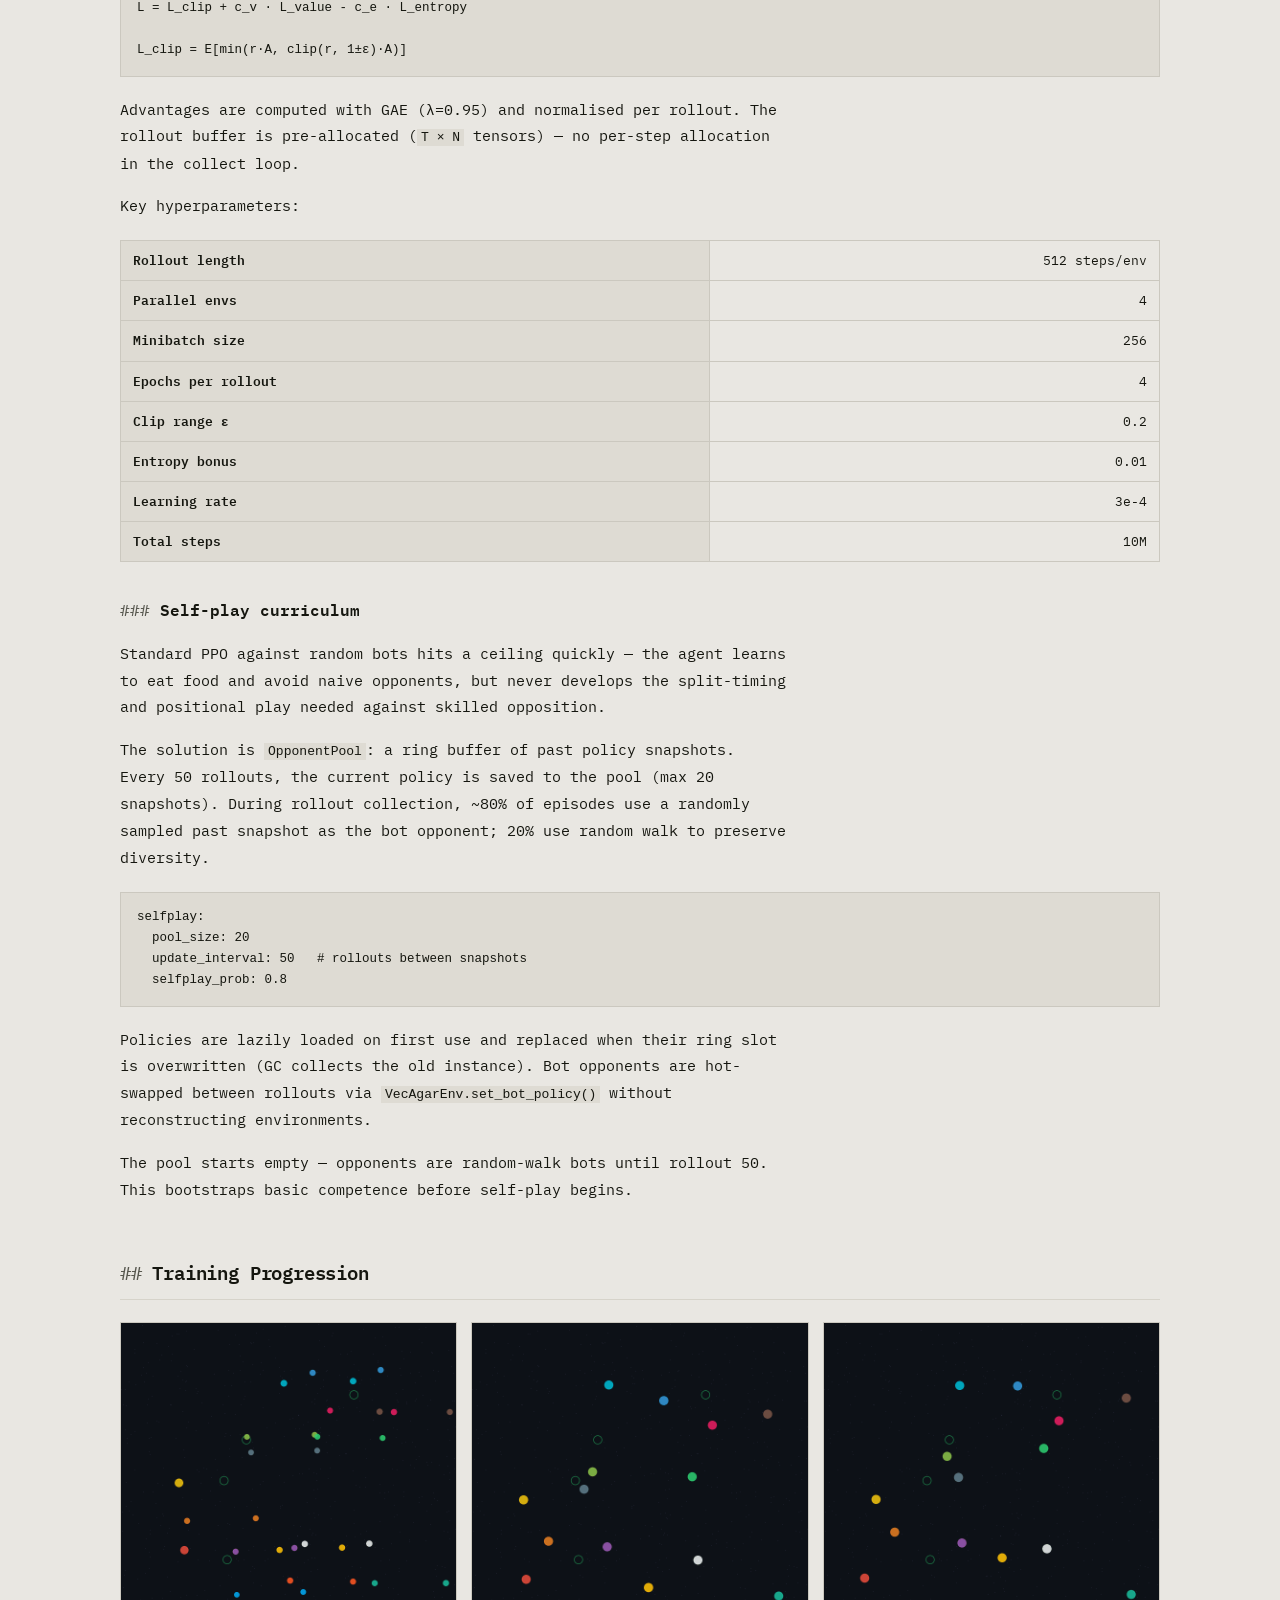
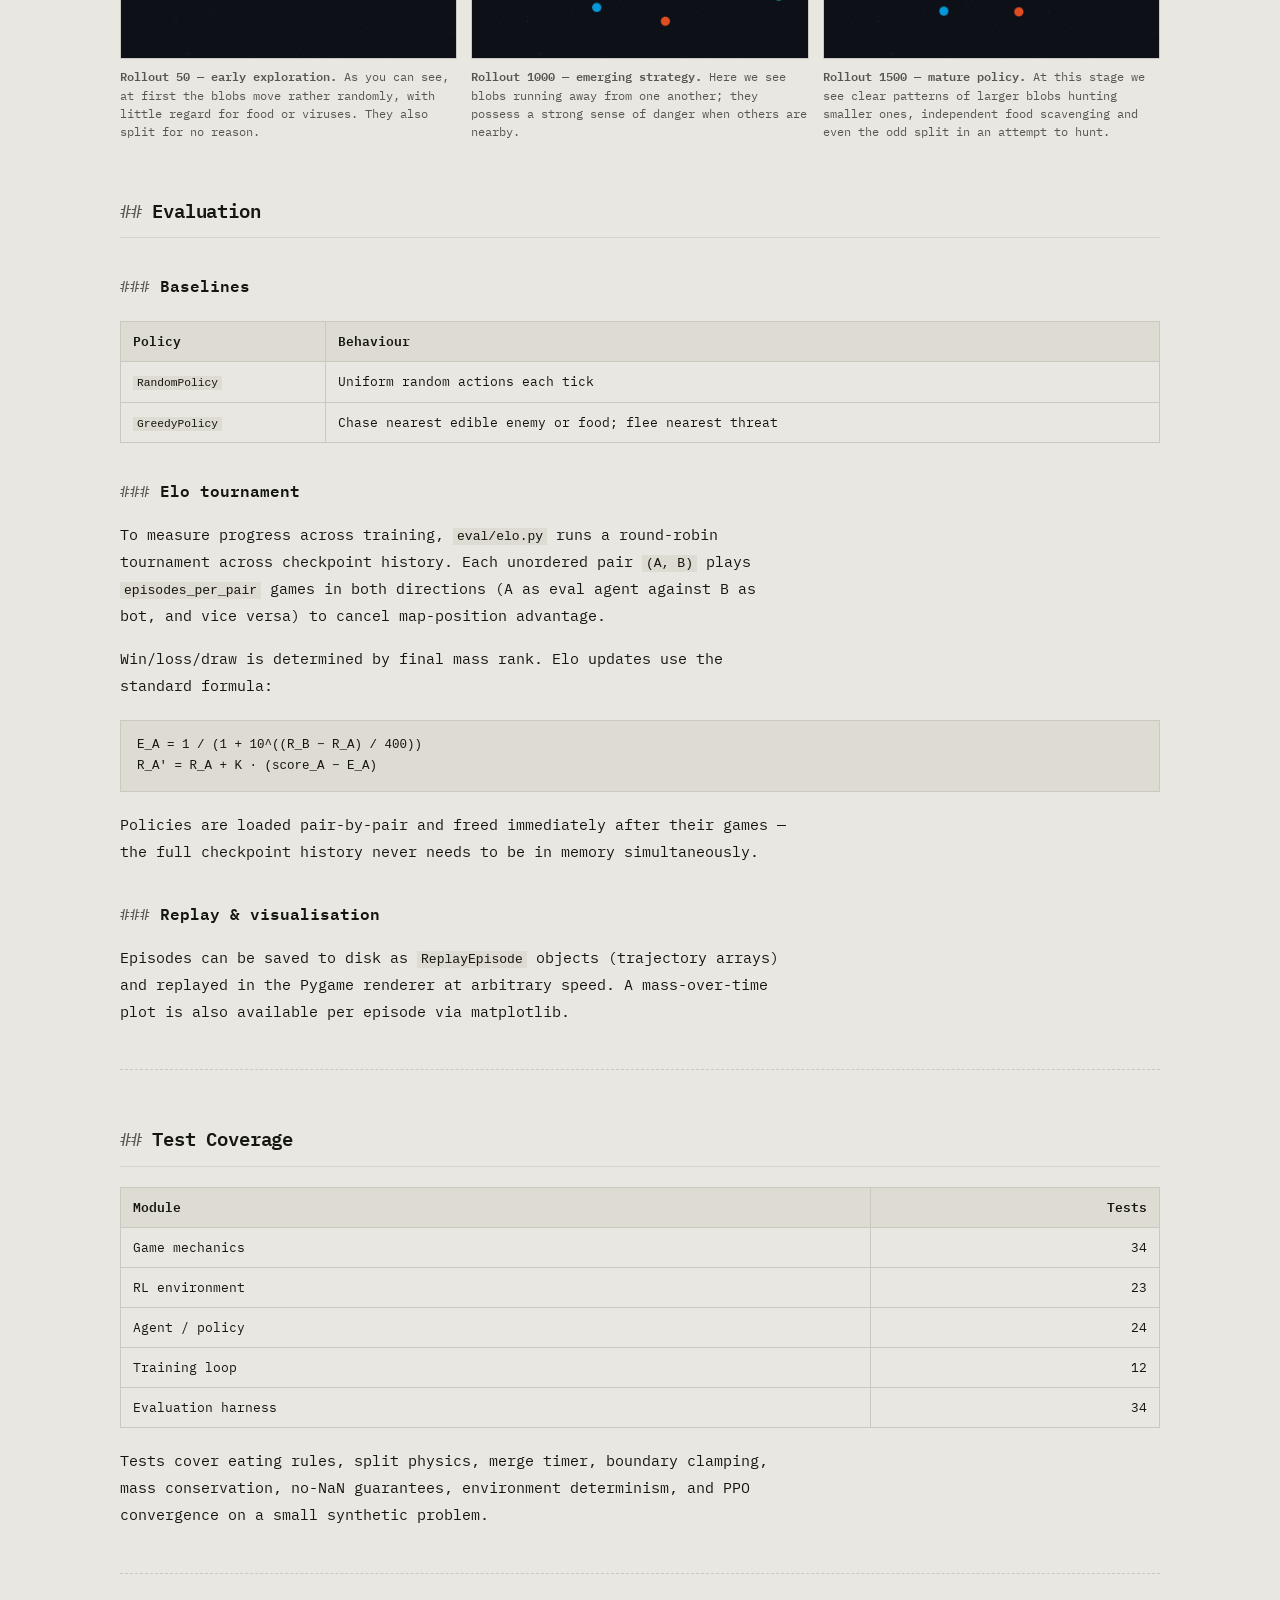
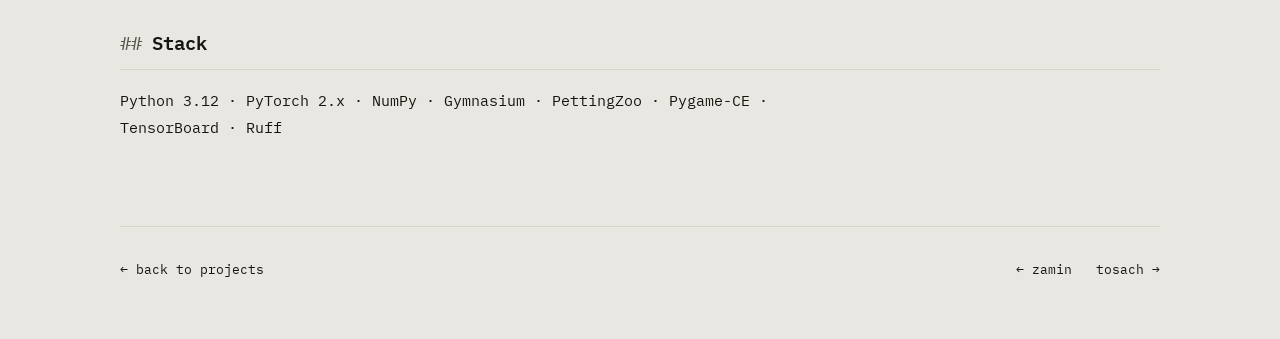
<file: projects/halghe.html>
<!DOCTYPE html>
<html lang="en" data-root="../">
<head>
<meta charset="utf-8">
<meta name="viewport" content="width=device-width, initial-scale=1">
<title>Jadid Halghe — Hugo Sokołowski-Katzer</title>
<meta name="description" content="Jadid Halghe — deep reinforcement learning agents for an agar.io clone. Vectorised NumPy game engine, attention policy over entity sets, PPO with a self-play curriculum.">
<meta name="color-scheme" content="light dark">
<link rel="icon" href="data:image/svg+xml,<svg xmlns='http://www.w3.org/2000/svg' viewBox='0 0 16 16'><text y='13' font-size='13' font-family='monospace'>%24</text></svg>">
<link rel="preconnect" href="https://fonts.googleapis.com">
<link rel="preconnect" href="https://fonts.gstatic.com" crossorigin>
<link href="https://fonts.googleapis.com/css2?family=IBM+Plex+Mono:wght@400;500;600&display=swap" rel="stylesheet">
<link rel="stylesheet" href="../styles.css?v=2">
<script>
// Set the theme before first paint so there is no flash of the wrong palette.
(function () {
  var t;
  try { t = localStorage.getItem("hsk.theme"); } catch (e) {}
  if (t !== "light" && t !== "dark") {
    t = window.matchMedia && window.matchMedia("(prefers-color-scheme: dark)").matches ? "dark" : "light";
  }
  document.documentElement.dataset.theme = t;
})();
</script>
</head>
<body style="--pc:#7c3aed">
<div class="page">

<header class="bar">
  <span class="host">hsk@infra</span>
  <nav class="nav">
    <a href="../index.html#whoami">[<span data-i18n="n1">whoami</span>]</a>
    <a href="../index.html#timeline">[<span data-i18n="n2">timeline</span>]</a>
    <a href="../index.html#projects">[<span data-i18n="n3">projects</span>]</a>
  </nav>
  <span class="grow"></span>
  <div class="langs">
    <button type="button" class="lang is-on" data-lang="en" aria-pressed="true">EN</button>
    <span class="slash">/</span>
    <button type="button" class="lang" data-lang="pl" aria-pressed="false">PL</button>
  </div>
  <button type="button" class="theme-toggle" id="theme-toggle">[dark]</button>
</header>

<main class="main">

  <div class="crumbs">$ cd <a href="../index.html#projects">~/projects</a>/jadid-halghe</div>

  <section class="section section--proj">
    <div class="proj-idx">04</div>
    <h1 class="name name--proj">Jadid Halghe</h1>
    <p class="proj-sum">Teaching RL agents to dominate an agar.io clone</p>
    <div class="proj-meta">
      <span class="status" data-status="active">active</span>
      <span class="tool" data-tool="claude-code">claude-code</span>
      <span>2026-04-05</span>
      <span class="card-tags"><span>RL</span><span>Python</span><span>PyTorch</span><span>Game Engine</span></span>
    </div>
  </section>

  <article class="section prose">

    <p>Teaching AI agents to dominate an agar.io clone through deep reinforcement learning. Built from scratch in Python and PyTorch — game engine, RL environment, policy architecture, training loop, and evaluation harness.</p>

    <hr>

    <h2>The Problem</h2>

    <p>Agar.io is a surprisingly rich environment for RL research. At any moment an agent must:</p>
    <ul>
      <li><strong>Navigate</strong> a continuous 2D space toward food while avoiding larger enemies</li>
      <li><strong>Decide when to split</strong> — doubling mobility at the cost of becoming individually smaller and harder to control</li>
      <li><strong>Reason about mass ratios</strong> — you can only eat entities smaller than 1/1.21 of your own mass, and be eaten by anything bigger</li>
      <li><strong>Manage multiple bodies</strong> — a split player controls up to 16 simultaneous cells, each moving toward the same cursor target but following independent physics</li>
    </ul>

    <p>This creates a non-trivial partial-observability problem: the world is large, entities are numerous, and the optimal action depends on continuous mass comparisons across a variable-size entity set.</p>

    <hr>

    <h2>Game Engine</h2>

    <p>The first challenge was building a simulation fast enough for RL training. A naive Python implementation of agar.io — looping over entities in Python, checking collisions one-by-one — runs at roughly 50 ticks/sec. That's playable, but training PPO to 10M steps would take weeks.</p>

    <p>The solution is to represent every entity type as a <strong>contiguous NumPy array</strong> and express all game logic as vectorised operations over those arrays.</p>

    <h3>Entity model</h3>

<pre><code>CellArrays:    pos[N,2]  mass[N]  vel[N,2]  split_vel[N,2]  owner[N]  alive[N]
FoodArrays:    pos[F,2]  (compact layout — no gaps, swap-with-last on free)
VirusArrays:   pos[V,2]  mass[V]
EjectedArrays: pos[E,2]  vel[E,2]  owner[E]  settle_timer[E]</code></pre>

    <p>Dead slots are recycled through a free-list <code>deque</code>. Allocation and deallocation only happen at discrete events (splits, deaths, spawns) — never in the hot collision path, which reads and writes only the <code>pos[0:n_alive]</code> slice.</p>

    <h3>Collision detection</h3>

    <p>Eating uses <strong>O(n²) NumPy broadcasting</strong> over the alive-cell subset:</p>

<pre><code># Both conditions must hold simultaneously:
# 1. mass_A &gt; 1.21 × mass_B  (eat_ratio² avoids two sqrt calls per pair)
# 2. distance(center_A, center_B) &lt; radius_A</code></pre>

    <p>The 1.21× threshold comes from squaring the 1.1× radius ratio, which avoids computing <code>sqrt(mass)</code> for every pair — a meaningful saving when cells number in the hundreds.</p>

    <p>For mass accumulation after eating, <code>np.add.at</code> handles the case where one predator eats multiple prey in the same tick. It's slower than <code>+=</code> but correct when indices repeat.</p>

    <h3>Physics</h3>

    <p>Speed scales inversely with mass: <code>base_speed / mass^0.439</code>. This means small cells are fast and nimble; large cells are slow and vulnerable. At start mass 2500, a cell moves ~26 units per tick (at 25 TPS). The formula is applied elementwise across all alive cells in one vectorised call.</p>

    <p>Split momentum lives in a separate <code>split_vel</code> array, which decays by a multiplier each tick. The position update sums both:</p>

<pre><code>cell_pos += (cell_vel + cell_split_vel) * dt
cell_split_vel *= split_decay</code></pre>

    <p>This keeps the steering velocity (<code>cell_vel</code>) clean — it's overwritten every tick from the action input — while preserving split momentum across ticks.</p>

    <h3>Throughput</h3>

    <div class="tbl">
    <table>
      <thead><tr><th>Scenario</th><th class="num">TPS</th></tr></thead>
      <tbody>
        <tr><td>2 players / 500 food</td><td class="num">~4 300</td></tr>
        <tr><td>4 players / 1 000 food</td><td class="num">~4 000</td></tr>
        <tr><td>8 players / 2 000 food</td><td class="num">~3 500</td></tr>
      </tbody>
    </table>
    </div>

    <p>Single-world throughput is bottlenecked by Python dispatch overhead (~3 µs × ~25 NumPy calls/tick = ~75 µs floor), not computation. The 10k agent-steps/sec training target is reached by running 3 independent worlds in parallel via <code>VecAgarEnv</code>.</p>

    <hr>

    <h2>RL Environment</h2>

    <p>The game engine exposes <code>world.step(actions) → (rewards, dones, info)</code> and <code>world.get_state()</code> as separate calls. Keeping state serialisation out of the tick loop saves ~15% of tick time in training.</p>

    <h3>Observation design</h3>

    <p>The core challenge is encoding a variable-size entity set into a fixed-size vector for the neural network. The solution: <strong>ego-centric K-nearest-neighbour groups</strong>.</p>

    <p>From the agent's centroid, we collect:</p>

    <div class="tbl">
    <table>
      <thead><tr><th>Group</th><th class="num">K</th><th>Features per entity</th></tr></thead>
      <tbody>
        <tr><td>Own cells</td><td class="num">16</td><td><code>(rel_x, rel_y, log_mass_norm)</code></td></tr>
        <tr><td>Food</td><td class="num">20</td><td><code>(rel_x, rel_y)</code></td></tr>
        <tr><td>Viruses</td><td class="num">10</td><td><code>(rel_x, rel_y)</code></td></tr>
        <tr><td>Threat enemies</td><td class="num">10</td><td><code>(rel_x, rel_y, delta_log_mass)</code></td></tr>
        <tr><td>Prey enemies</td><td class="num">10</td><td><code>(rel_x, rel_y, delta_log_mass)</code></td></tr>
      </tbody>
    </table>
    </div>

    <p>Total: <strong>170 float32 features</strong>.</p>

    <p>The threat/prey split is deliberate. Enemy cells are classified at observation-build time — threats (larger than self) get <code>delta_log_mass &gt; 0</code>, prey (smaller) get <code>delta_log_mass &lt;= 0</code>. This means the network never needs to learn a subtraction to distinguish them; the sign of the mass feature carries that information directly.</p>

    <p>All positions are divided by <code>max(width, height) / 2</code> and clipped to <code>[-10, 10]</code>. Log-mass features use <code>log(mass / start_mass + 1e-6) / 5</code>.</p>

    <h3>Action space</h3>

    <p>Continuous: <code>Box([-1,-1,-1,-1], [1,1,1,1])</code>. The first two dimensions encode a movement direction, projected to a world-space cursor position as <code>target = centroid + direction × large_scale</code>. Split and eject are thresholded at 0 — a positive logit fires the action.</p>

    <p>The pre-tanh sample <code>z</code> is stored in the rollout buffer rather than the squashed action <code>tanh(z)</code>. This ensures the Jacobian correction in the log-probability calculation is exact, and avoids numerical issues from inverting tanh near ±1.</p>

    <h3>Reward function</h3>

<pre><code>reward = Δ(own_mass) / start_mass
       + survival_bonus per tick (0.01)
       - player_mass / reward_scale on death</code></pre>

    <p>The death penalty scales with current mass so that dying is always a net loss regardless of how large the agent has grown. Without this, an agent that grew very large could benefit from dying (resetting to start mass and collecting food again). The survival bonus at 0.01 equals <code>food_mass / start_mass</code> — roughly one food pellet per tick in value.</p>

    <hr>

    <h2>Policy Architecture</h2>

    <h3>Baseline: MLP</h3>

    <p>A flat 3-layer MLP (256 → 128) over the 170-dim observation. Shared encoder, separate actor mean head, shared <code>log_std</code> parameter and critic head. Orthogonal initialisation throughout (gain √2; output heads: 0.01 for actor, 1.0 for critic — standard PPO practice).</p>

    <h3>Primary: attention policy</h3>

    <p>The MLP treats all 170 features as a flat vector, losing the natural entity structure. The attention policy exploits it.</p>

    <p>Each entity group is projected to a common <code>embed_dim=64</code> with a learned type embedding added:</p>

<pre><code>own_emb  = own_proj(own_tokens)   + type_emb[0]   # (B, 16, 64)
food_emb = food_proj(food_tokens) + type_emb[1]   # (B, 20, 64)
...
tokens = cat([own_emb, food_emb, virus_emb, threat_emb, prey_emb], dim=1)  # (B, 66, 64)</code></pre>

    <p>A 2-layer Pre-LN <code>TransformerEncoder</code> (4 heads) then attends over all 66 entity slots. Pre-LayerNorm (<code>norm_first=True</code>) gives more stable training than post-LN.</p>

    <p>Zero-padded slots (fewer than K entities present) are masked in the attention computation. The output is mean-pooled over real tokens only:</p>

<pre><code>n_real = is_real.float().sum(-1, keepdim=True).clamp(min=1.0)
pooled = (out * is_real.unsqueeze(-1).float()).sum(1) / n_real</code></pre>

    <p>The two global scalar features (log total mass, cell count fraction) are concatenated to the pooled representation before the actor and critic heads.</p>

    <h3>Attention visualisation</h3>

    <p><code>AttentionPolicy.attention_maps(obs)</code> manually steps through each transformer layer, calling <code>MultiheadAttention</code> with <code>need_weights=True, average_attn_weights=False</code> to extract per-head weights. This is displayed as a glow overlay in the live renderer — entities that receive high attention get a halo sized proportionally to their attention weight.</p>

<pre><code>python main.py --checkpoint ckpt.pt --attention-viz</code></pre>

    <p>The inference runs once per simulation tick (25 Hz) and is cached; the renderer reads it at 60 Hz. This keeps expensive network inference out of the render path.</p>

    <h3>Recurrent option</h3>

    <p><code>RecurrentPolicy</code> wraps an MLP encoder with a GRU hidden state, threading <code>(hidden_state_in, hidden_state_out)</code> through each <code>act()</code> call. Useful for partial-observability experiments where entity history matters.</p>

    <hr>

    <h2>Training</h2>

    <h3>PPO</h3>

    <p>Standard clipped surrogate objective with GAE:</p>

<pre><code>L = L_clip + c_v · L_value - c_e · L_entropy

L_clip = E[min(r·A, clip(r, 1±ε)·A)]</code></pre>

    <p>Advantages are computed with GAE (λ=0.95) and normalised per rollout. The rollout buffer is pre-allocated (<code>T × N</code> tensors) — no per-step allocation in the collect loop.</p>

    <p>Key hyperparameters:</p>

    <div class="tbl">
    <table>
      <tbody>
        <tr><th>Rollout length</th><td class="num">512 steps/env</td></tr>
        <tr><th>Parallel envs</th><td class="num">4</td></tr>
        <tr><th>Minibatch size</th><td class="num">256</td></tr>
        <tr><th>Epochs per rollout</th><td class="num">4</td></tr>
        <tr><th>Clip range ε</th><td class="num">0.2</td></tr>
        <tr><th>Entropy bonus</th><td class="num">0.01</td></tr>
        <tr><th>Learning rate</th><td class="num">3e-4</td></tr>
        <tr><th>Total steps</th><td class="num">10M</td></tr>
      </tbody>
    </table>
    </div>

    <h3>Self-play curriculum</h3>

    <p>Standard PPO against random bots hits a ceiling quickly — the agent learns to eat food and avoid naive opponents, but never develops the split-timing and positional play needed against skilled opposition.</p>

    <p>The solution is <code>OpponentPool</code>: a ring buffer of past policy snapshots. Every 50 rollouts, the current policy is saved to the pool (max 20 snapshots). During rollout collection, ~80% of episodes use a randomly sampled past snapshot as the bot opponent; 20% use random walk to preserve diversity.</p>

<pre><code>selfplay:
  pool_size: 20
  update_interval: 50   # rollouts between snapshots
  selfplay_prob: 0.8</code></pre>

    <p>Policies are lazily loaded on first use and replaced when their ring slot is overwritten (GC collects the old instance). Bot opponents are hot-swapped between rollouts via <code>VecAgarEnv.set_bot_policy()</code> without reconstructing environments.</p>

    <p>The pool starts empty — opponents are random-walk bots until rollout 50. This bootstraps basic competence before self-play begins.</p>

    <h2>Training Progression</h2>

    <div class="figs">
      <figure class="fig">
        <img loading="lazy" src="../img/first50.gif" alt="Agents at rollout 50, moving randomly">
        <figcaption><strong>Rollout 50 — early exploration.</strong> As you can see, at first the blobs move rather randomly, with little regard for food or viruses. They also split for no reason.</figcaption>
      </figure>
      <figure class="fig">
        <img loading="lazy" src="../img/first1000.gif" alt="Agents at rollout 1000, fleeing each other">
        <figcaption><strong>Rollout 1000 — emerging strategy.</strong> Here we see blobs running away from one another; they possess a strong sense of danger when others are nearby.</figcaption>
      </figure>
      <figure class="fig">
        <img loading="lazy" src="../img/first1500.gif" alt="Agents at rollout 1500, hunting and scavenging">
        <figcaption><strong>Rollout 1500 — mature policy.</strong> At this stage we see clear patterns of larger blobs hunting smaller ones, independent food scavenging and even the odd split in an attempt to hunt.</figcaption>
      </figure>
    </div>

    <h2>Evaluation</h2>

    <h3>Baselines</h3>

    <div class="tbl">
    <table>
      <thead><tr><th>Policy</th><th>Behaviour</th></tr></thead>
      <tbody>
        <tr><td><code>RandomPolicy</code></td><td>Uniform random actions each tick</td></tr>
        <tr><td><code>GreedyPolicy</code></td><td>Chase nearest edible enemy or food; flee nearest threat</td></tr>
      </tbody>
    </table>
    </div>

    <h3>Elo tournament</h3>

    <p>To measure progress across training, <code>eval/elo.py</code> runs a round-robin tournament across checkpoint history. Each unordered pair <code>(A, B)</code> plays <code>episodes_per_pair</code> games in both directions (A as eval agent against B as bot, and vice versa) to cancel map-position advantage.</p>

    <p>Win/loss/draw is determined by final mass rank. Elo updates use the standard formula:</p>

<pre><code>E_A = 1 / (1 + 10^((R_B − R_A) / 400))
R_A' = R_A + K · (score_A − E_A)</code></pre>

    <p>Policies are loaded pair-by-pair and freed immediately after their games — the full checkpoint history never needs to be in memory simultaneously.</p>

    <h3>Replay &amp; visualisation</h3>

    <p>Episodes can be saved to disk as <code>ReplayEpisode</code> objects (trajectory arrays) and replayed in the Pygame renderer at arbitrary speed. A mass-over-time plot is also available per episode via matplotlib.</p>

    <hr>

    <h2>Test Coverage</h2>

    <div class="tbl">
    <table>
      <thead><tr><th>Module</th><th class="num">Tests</th></tr></thead>
      <tbody>
        <tr><td>Game mechanics</td><td class="num">34</td></tr>
        <tr><td>RL environment</td><td class="num">23</td></tr>
        <tr><td>Agent / policy</td><td class="num">24</td></tr>
        <tr><td>Training loop</td><td class="num">12</td></tr>
        <tr><td>Evaluation harness</td><td class="num">34</td></tr>
      </tbody>
    </table>
    </div>

    <p>Tests cover eating rules, split physics, merge timer, boundary clamping, mass conservation, no-NaN guarantees, environment determinism, and PPO convergence on a small synthetic problem.</p>

    <hr>

    <h2>Stack</h2>

    <p>Python 3.12 · PyTorch 2.x · NumPy · Gymnasium · PettingZoo · Pygame-CE · TensorBoard · Ruff</p>

  </article>

  <nav class="proj-nav">
    <a href="../index.html#projects">&larr; <span data-i18n="back">back to projects</span></a>
    <span class="grow"></span>
    <a href="zamin.html">&larr; zamin</a>
    <a href="tosach.html">tosach &rarr;</a>
  </nav>

</main>

<div class="console" id="console">
  <div class="console-out" id="console-out" hidden></div>
  <div class="console-in">
    <span class="dim">$</span>
    <input id="console-input" type="text" spellcheck="false" autocomplete="off" autocapitalize="off"
           aria-label="command" data-i18n-placeholder="hint" placeholder="type `help`">
    <span class="caret" aria-hidden="true"></span>
  </div>
</div>

</div>
<script src="../app.js?v=2"></script>
</body>
</html>
</file>
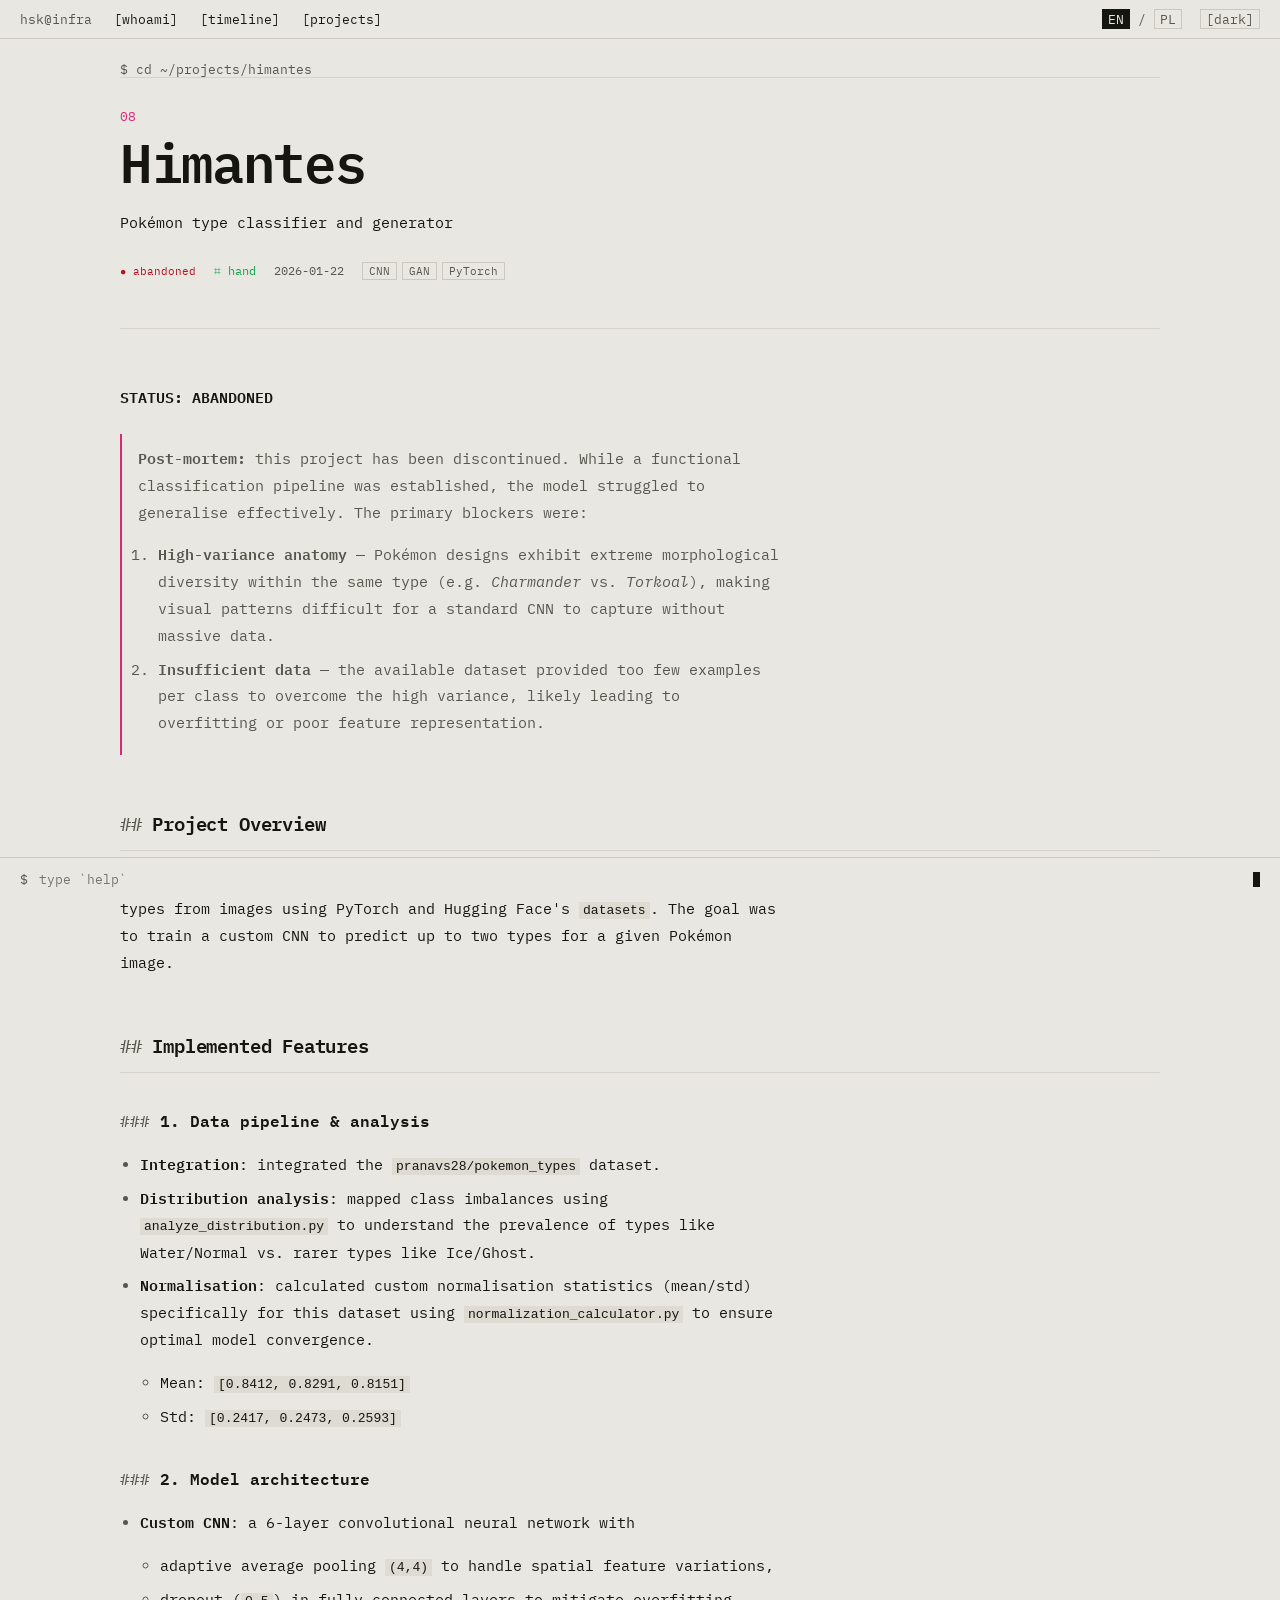
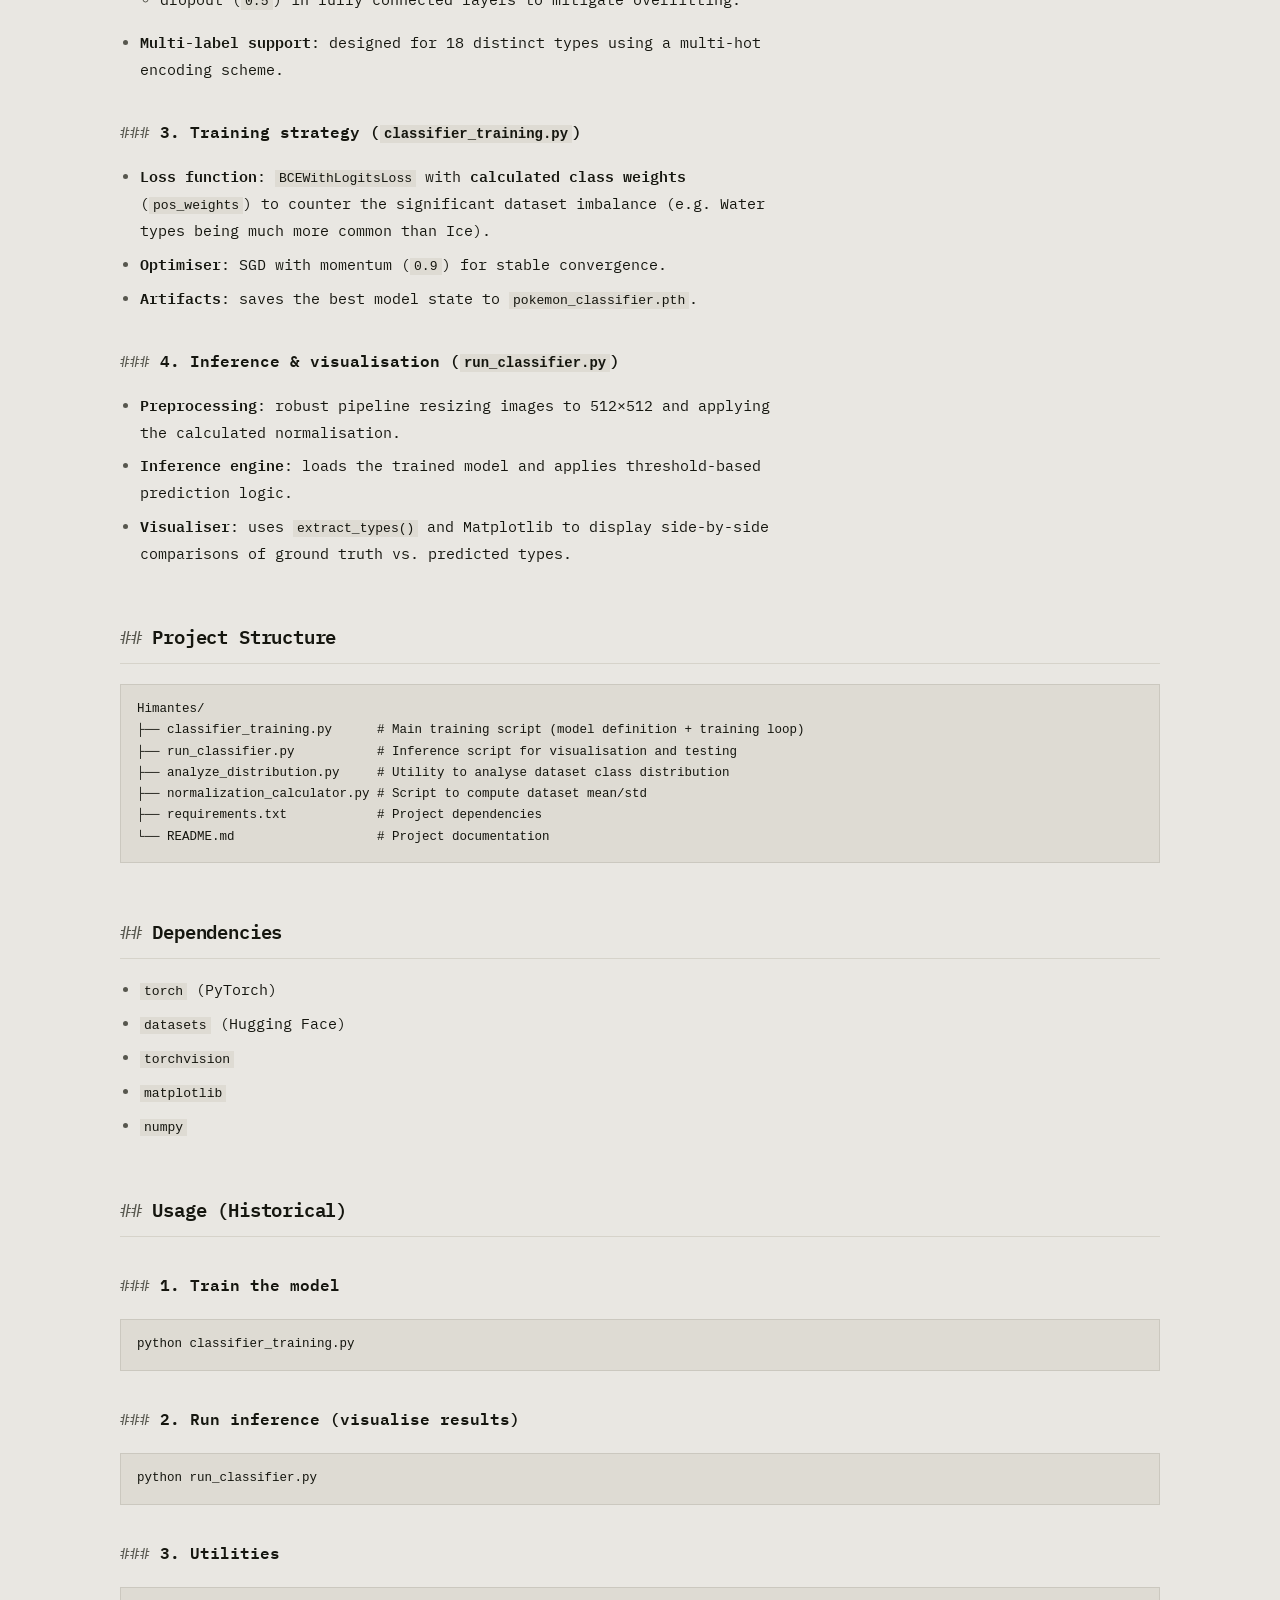
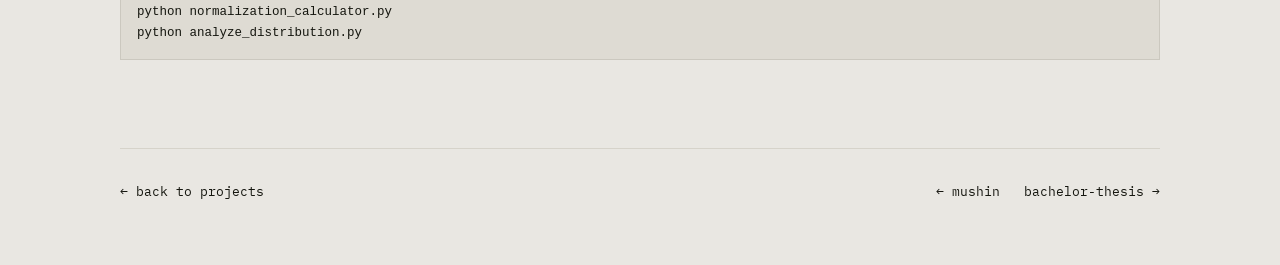
<file: projects/himantes.html>
<!DOCTYPE html>
<html lang="en" data-root="../">
<head>
<meta charset="utf-8">
<meta name="viewport" content="width=device-width, initial-scale=1">
<title>Himantes — Hugo Sokołowski-Katzer</title>
<meta name="description" content="Himantes — an abandoned multi-label Pokémon type classifier in PyTorch. A working pipeline that never generalised, and the post-mortem on why.">
<meta name="color-scheme" content="light dark">
<link rel="icon" href="data:image/svg+xml,<svg xmlns='http://www.w3.org/2000/svg' viewBox='0 0 16 16'><text y='13' font-size='13' font-family='monospace'>%24</text></svg>">
<link rel="preconnect" href="https://fonts.googleapis.com">
<link rel="preconnect" href="https://fonts.gstatic.com" crossorigin>
<link href="https://fonts.googleapis.com/css2?family=IBM+Plex+Mono:wght@400;500;600&display=swap" rel="stylesheet">
<link rel="stylesheet" href="../styles.css?v=2">
<script>
// Set the theme before first paint so there is no flash of the wrong palette.
(function () {
  var t;
  try { t = localStorage.getItem("hsk.theme"); } catch (e) {}
  if (t !== "light" && t !== "dark") {
    t = window.matchMedia && window.matchMedia("(prefers-color-scheme: dark)").matches ? "dark" : "light";
  }
  document.documentElement.dataset.theme = t;
})();
</script>
</head>
<body style="--pc:#db2777">
<div class="page">

<header class="bar">
  <span class="host">hsk@infra</span>
  <nav class="nav">
    <a href="../index.html#whoami">[<span data-i18n="n1">whoami</span>]</a>
    <a href="../index.html#timeline">[<span data-i18n="n2">timeline</span>]</a>
    <a href="../index.html#projects">[<span data-i18n="n3">projects</span>]</a>
  </nav>
  <span class="grow"></span>
  <div class="langs">
    <button type="button" class="lang is-on" data-lang="en" aria-pressed="true">EN</button>
    <span class="slash">/</span>
    <button type="button" class="lang" data-lang="pl" aria-pressed="false">PL</button>
  </div>
  <button type="button" class="theme-toggle" id="theme-toggle">[dark]</button>
</header>

<main class="main">

  <div class="crumbs">$ cd <a href="../index.html#projects">~/projects</a>/himantes</div>

  <section class="section section--proj">
    <div class="proj-idx">08</div>
    <h1 class="name name--proj">Himantes</h1>
    <p class="proj-sum">Pokémon type classifier and generator</p>
    <div class="proj-meta">
      <span class="status" data-status="abandoned">abandoned</span>
      <span class="tool" data-tool="hand">hand</span>
      <span>2026-01-22</span>
      <span class="card-tags"><span>CNN</span><span>GAN</span><span>PyTorch</span></span>
    </div>
  </section>

  <article class="section prose">

    <p><strong>STATUS: ABANDONED</strong></p>

    <blockquote>
      <p><strong>Post-mortem:</strong> this project has been discontinued. While a functional classification pipeline was established, the model struggled to generalise effectively. The primary blockers were:</p>
      <ol>
        <li><strong>High-variance anatomy</strong> — Pokémon designs exhibit extreme morphological diversity within the same type (e.g. <em>Charmander</em> vs. <em>Torkoal</em>), making visual patterns difficult for a standard CNN to capture without massive data.</li>
        <li><strong>Insufficient data</strong> — the available dataset provided too few examples per class to overcome the high variance, likely leading to overfitting or poor feature representation.</li>
      </ol>
    </blockquote>

    <h2>Project Overview</h2>

    <p>This project aimed to build a deep learning system to classify Pokémon types from images using PyTorch and Hugging Face's <code>datasets</code>. The goal was to train a custom CNN to predict up to two types for a given Pokémon image.</p>

    <h2>Implemented Features</h2>

    <h3>1. Data pipeline &amp; analysis</h3>
    <ul>
      <li><strong>Integration</strong>: integrated the <code>pranavs28/pokemon_types</code> dataset.</li>
      <li><strong>Distribution analysis</strong>: mapped class imbalances using <code>analyze_distribution.py</code> to understand the prevalence of types like Water/Normal vs. rarer types like Ice/Ghost.</li>
      <li><strong>Normalisation</strong>: calculated custom normalisation statistics (mean/std) specifically for this dataset using <code>normalization_calculator.py</code> to ensure optimal model convergence.
        <ul>
          <li>Mean: <code>[0.8412, 0.8291, 0.8151]</code></li>
          <li>Std: <code>[0.2417, 0.2473, 0.2593]</code></li>
        </ul>
      </li>
    </ul>

    <h3>2. Model architecture</h3>
    <ul>
      <li><strong>Custom CNN</strong>: a 6-layer convolutional neural network with
        <ul>
          <li>adaptive average pooling <code>(4,4)</code> to handle spatial feature variations,</li>
          <li>dropout (<code>0.5</code>) in fully connected layers to mitigate overfitting.</li>
        </ul>
      </li>
      <li><strong>Multi-label support</strong>: designed for 18 distinct types using a multi-hot encoding scheme.</li>
    </ul>

    <h3>3. Training strategy (<code>classifier_training.py</code>)</h3>
    <ul>
      <li><strong>Loss function</strong>: <code>BCEWithLogitsLoss</code> with <strong>calculated class weights</strong> (<code>pos_weights</code>) to counter the significant dataset imbalance (e.g. Water types being much more common than Ice).</li>
      <li><strong>Optimiser</strong>: SGD with momentum (<code>0.9</code>) for stable convergence.</li>
      <li><strong>Artifacts</strong>: saves the best model state to <code>pokemon_classifier.pth</code>.</li>
    </ul>

    <h3>4. Inference &amp; visualisation (<code>run_classifier.py</code>)</h3>
    <ul>
      <li><strong>Preprocessing</strong>: robust pipeline resizing images to 512×512 and applying the calculated normalisation.</li>
      <li><strong>Inference engine</strong>: loads the trained model and applies threshold-based prediction logic.</li>
      <li><strong>Visualiser</strong>: uses <code>extract_types()</code> and Matplotlib to display side-by-side comparisons of ground truth vs. predicted types.</li>
    </ul>

    <h2>Project Structure</h2>

<pre><code>Himantes/
├── classifier_training.py      # Main training script (model definition + training loop)
├── run_classifier.py           # Inference script for visualisation and testing
├── analyze_distribution.py     # Utility to analyse dataset class distribution
├── normalization_calculator.py # Script to compute dataset mean/std
├── requirements.txt            # Project dependencies
└── README.md                   # Project documentation</code></pre>

    <h2>Dependencies</h2>
    <ul>
      <li><code>torch</code> (PyTorch)</li>
      <li><code>datasets</code> (Hugging Face)</li>
      <li><code>torchvision</code></li>
      <li><code>matplotlib</code></li>
      <li><code>numpy</code></li>
    </ul>

    <h2>Usage (Historical)</h2>

    <h3>1. Train the model</h3>
<pre><code>python classifier_training.py</code></pre>

    <h3>2. Run inference (visualise results)</h3>
<pre><code>python run_classifier.py</code></pre>

    <h3>3. Utilities</h3>
<pre><code>python normalization_calculator.py
python analyze_distribution.py</code></pre>

  </article>

  <nav class="proj-nav">
    <a href="../index.html#projects">&larr; <span data-i18n="back">back to projects</span></a>
    <span class="grow"></span>
    <a href="mushin.html">&larr; mushin</a>
    <a href="bachelor-thesis.html">bachelor-thesis &rarr;</a>
  </nav>

</main>

<div class="console" id="console">
  <div class="console-out" id="console-out" hidden></div>
  <div class="console-in">
    <span class="dim">$</span>
    <input id="console-input" type="text" spellcheck="false" autocomplete="off" autocapitalize="off"
           aria-label="command" data-i18n-placeholder="hint" placeholder="type `help`">
    <span class="caret" aria-hidden="true"></span>
  </div>
</div>

</div>
<script src="../app.js?v=2"></script>
</body>
</html>
</file>
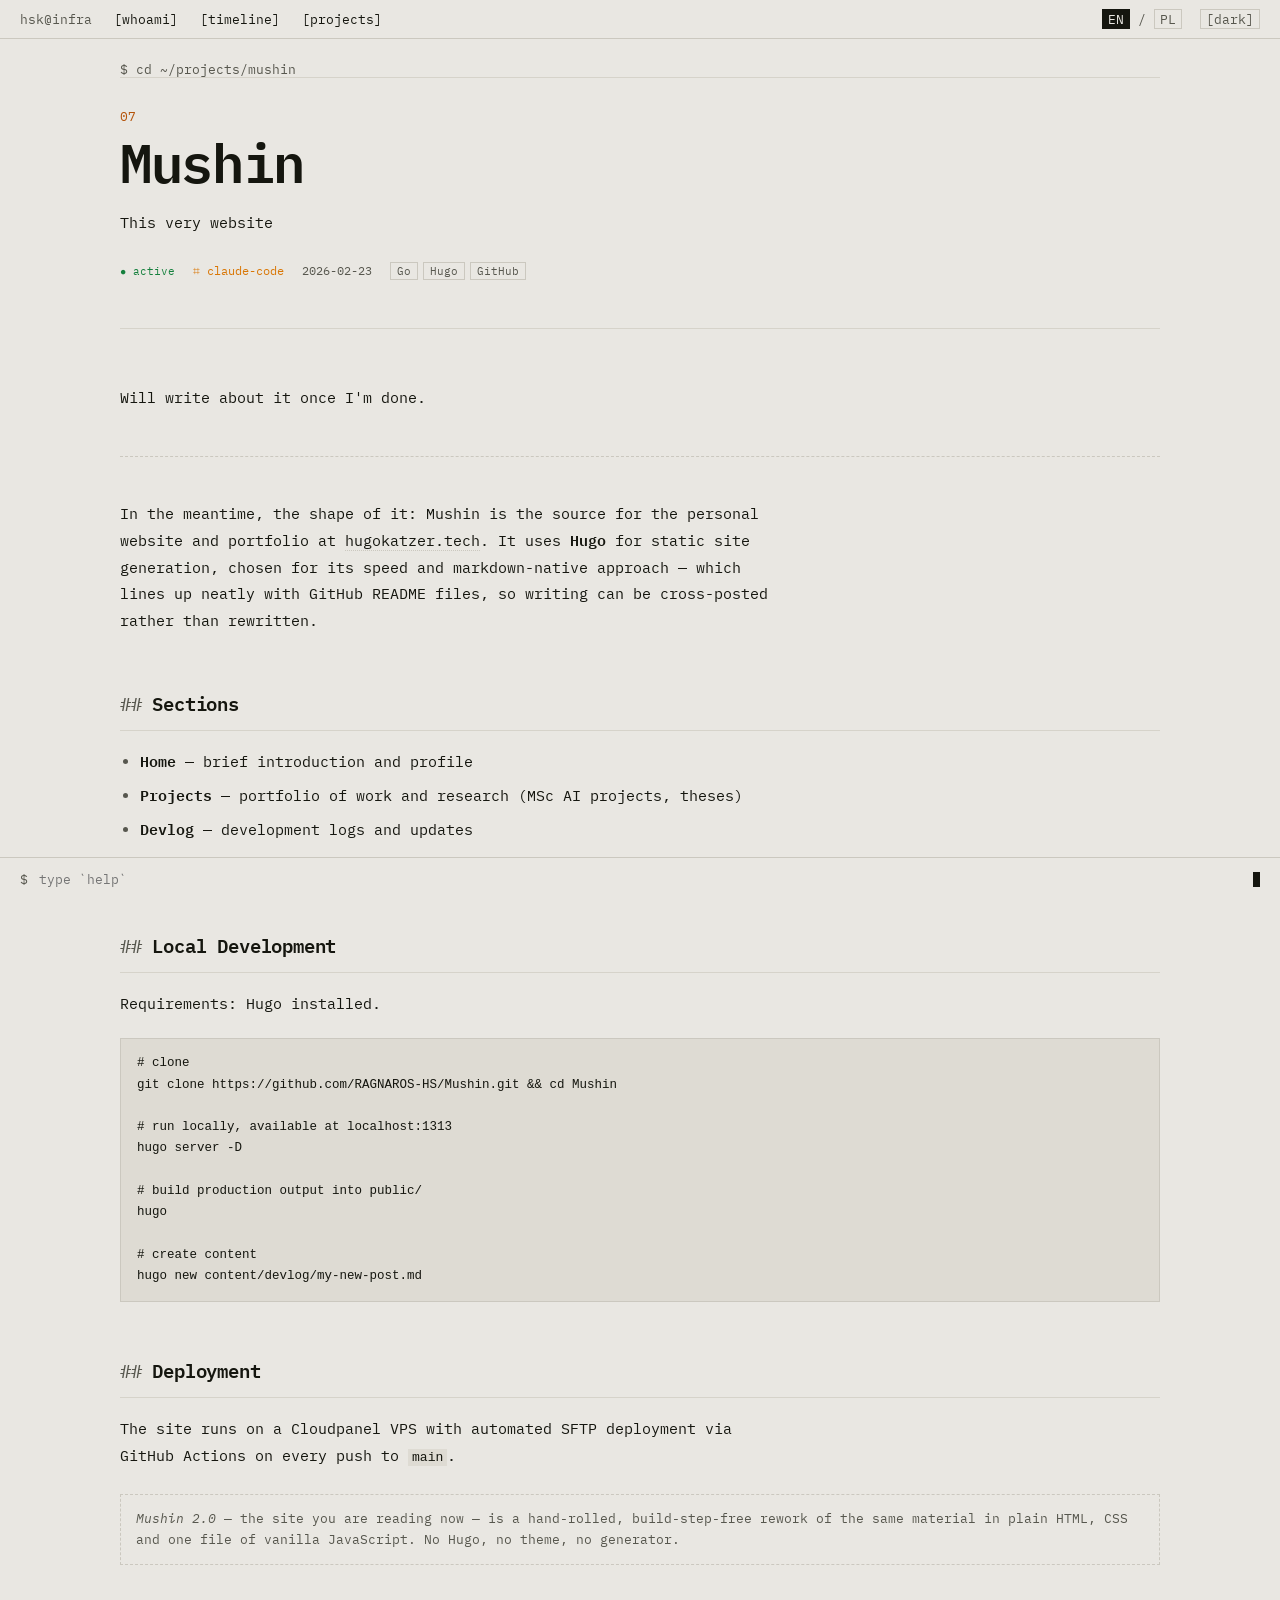
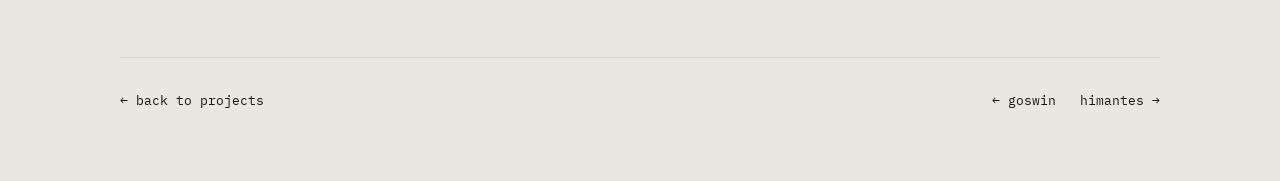
<file: projects/mushin.html>
<!DOCTYPE html>
<html lang="en" data-root="../">
<head>
<meta charset="utf-8">
<meta name="viewport" content="width=device-width, initial-scale=1">
<title>Mushin — Hugo Sokołowski-Katzer</title>
<meta name="description" content="Mushin — the personal site and portfolio at hugokatzer.tech, built with Hugo and deployed to a Cloudpanel VPS over SFTP from GitHub Actions.">
<meta name="color-scheme" content="light dark">
<link rel="icon" href="data:image/svg+xml,<svg xmlns='http://www.w3.org/2000/svg' viewBox='0 0 16 16'><text y='13' font-size='13' font-family='monospace'>%24</text></svg>">
<link rel="preconnect" href="https://fonts.googleapis.com">
<link rel="preconnect" href="https://fonts.gstatic.com" crossorigin>
<link href="https://fonts.googleapis.com/css2?family=IBM+Plex+Mono:wght@400;500;600&display=swap" rel="stylesheet">
<link rel="stylesheet" href="../styles.css?v=2">
<script>
// Set the theme before first paint so there is no flash of the wrong palette.
(function () {
  var t;
  try { t = localStorage.getItem("hsk.theme"); } catch (e) {}
  if (t !== "light" && t !== "dark") {
    t = window.matchMedia && window.matchMedia("(prefers-color-scheme: dark)").matches ? "dark" : "light";
  }
  document.documentElement.dataset.theme = t;
})();
</script>
</head>
<body style="--pc:#b45309">
<div class="page">

<header class="bar">
  <span class="host">hsk@infra</span>
  <nav class="nav">
    <a href="../index.html#whoami">[<span data-i18n="n1">whoami</span>]</a>
    <a href="../index.html#timeline">[<span data-i18n="n2">timeline</span>]</a>
    <a href="../index.html#projects">[<span data-i18n="n3">projects</span>]</a>
  </nav>
  <span class="grow"></span>
  <div class="langs">
    <button type="button" class="lang is-on" data-lang="en" aria-pressed="true">EN</button>
    <span class="slash">/</span>
    <button type="button" class="lang" data-lang="pl" aria-pressed="false">PL</button>
  </div>
  <button type="button" class="theme-toggle" id="theme-toggle">[dark]</button>
</header>

<main class="main">

  <div class="crumbs">$ cd <a href="../index.html#projects">~/projects</a>/mushin</div>

  <section class="section section--proj">
    <div class="proj-idx">07</div>
    <h1 class="name name--proj">Mushin</h1>
    <p class="proj-sum">This very website</p>
    <div class="proj-meta">
      <span class="status" data-status="active">active</span>
      <span class="tool" data-tool="claude-code">claude-code</span>
      <span>2026-02-23</span>
      <span class="card-tags"><span>Go</span><span>Hugo</span><span>GitHub</span></span>
    </div>
  </section>

  <article class="section prose">

    <p>Will write about it once I'm done.</p>

    <hr>

    <p>In the meantime, the shape of it: Mushin is the source for the personal website and portfolio at <a href="https://hugokatzer.tech/">hugokatzer.tech</a>. It uses <strong>Hugo</strong> for static site generation, chosen for its speed and markdown-native approach — which lines up neatly with GitHub README files, so writing can be cross-posted rather than rewritten.</p>

    <h2>Sections</h2>
    <ul>
      <li><strong>Home</strong> — brief introduction and profile</li>
      <li><strong>Projects</strong> — portfolio of work and research (MSc AI projects, theses)</li>
      <li><strong>Devlog</strong> — development logs and updates</li>
      <li><strong>About me</strong> — background information</li>
    </ul>

    <h2>Local Development</h2>

    <p>Requirements: Hugo installed.</p>

<pre><code># clone
git clone https://github.com/RAGNAROS-HS/Mushin.git &amp;&amp; cd Mushin

# run locally, available at localhost:1313
hugo server -D

# build production output into public/
hugo

# create content
hugo new content/devlog/my-new-post.md</code></pre>

    <h2>Deployment</h2>

    <p>The site runs on a Cloudpanel VPS with automated SFTP deployment via GitHub Actions on every push to <code>main</code>.</p>

    <div class="note">
      <p><em>Mushin 2.0</em> — the site you are reading now — is a hand-rolled, build-step-free rework of the same material in plain HTML, CSS and one file of vanilla JavaScript. No Hugo, no theme, no generator.</p>
    </div>

  </article>

  <nav class="proj-nav">
    <a href="../index.html#projects">&larr; <span data-i18n="back">back to projects</span></a>
    <span class="grow"></span>
    <a href="goswin.html">&larr; goswin</a>
    <a href="himantes.html">himantes &rarr;</a>
  </nav>

</main>

<div class="console" id="console">
  <div class="console-out" id="console-out" hidden></div>
  <div class="console-in">
    <span class="dim">$</span>
    <input id="console-input" type="text" spellcheck="false" autocomplete="off" autocapitalize="off"
           aria-label="command" data-i18n-placeholder="hint" placeholder="type `help`">
    <span class="caret" aria-hidden="true"></span>
  </div>
</div>

</div>
<script src="../app.js?v=2"></script>
</body>
</html>
</file>
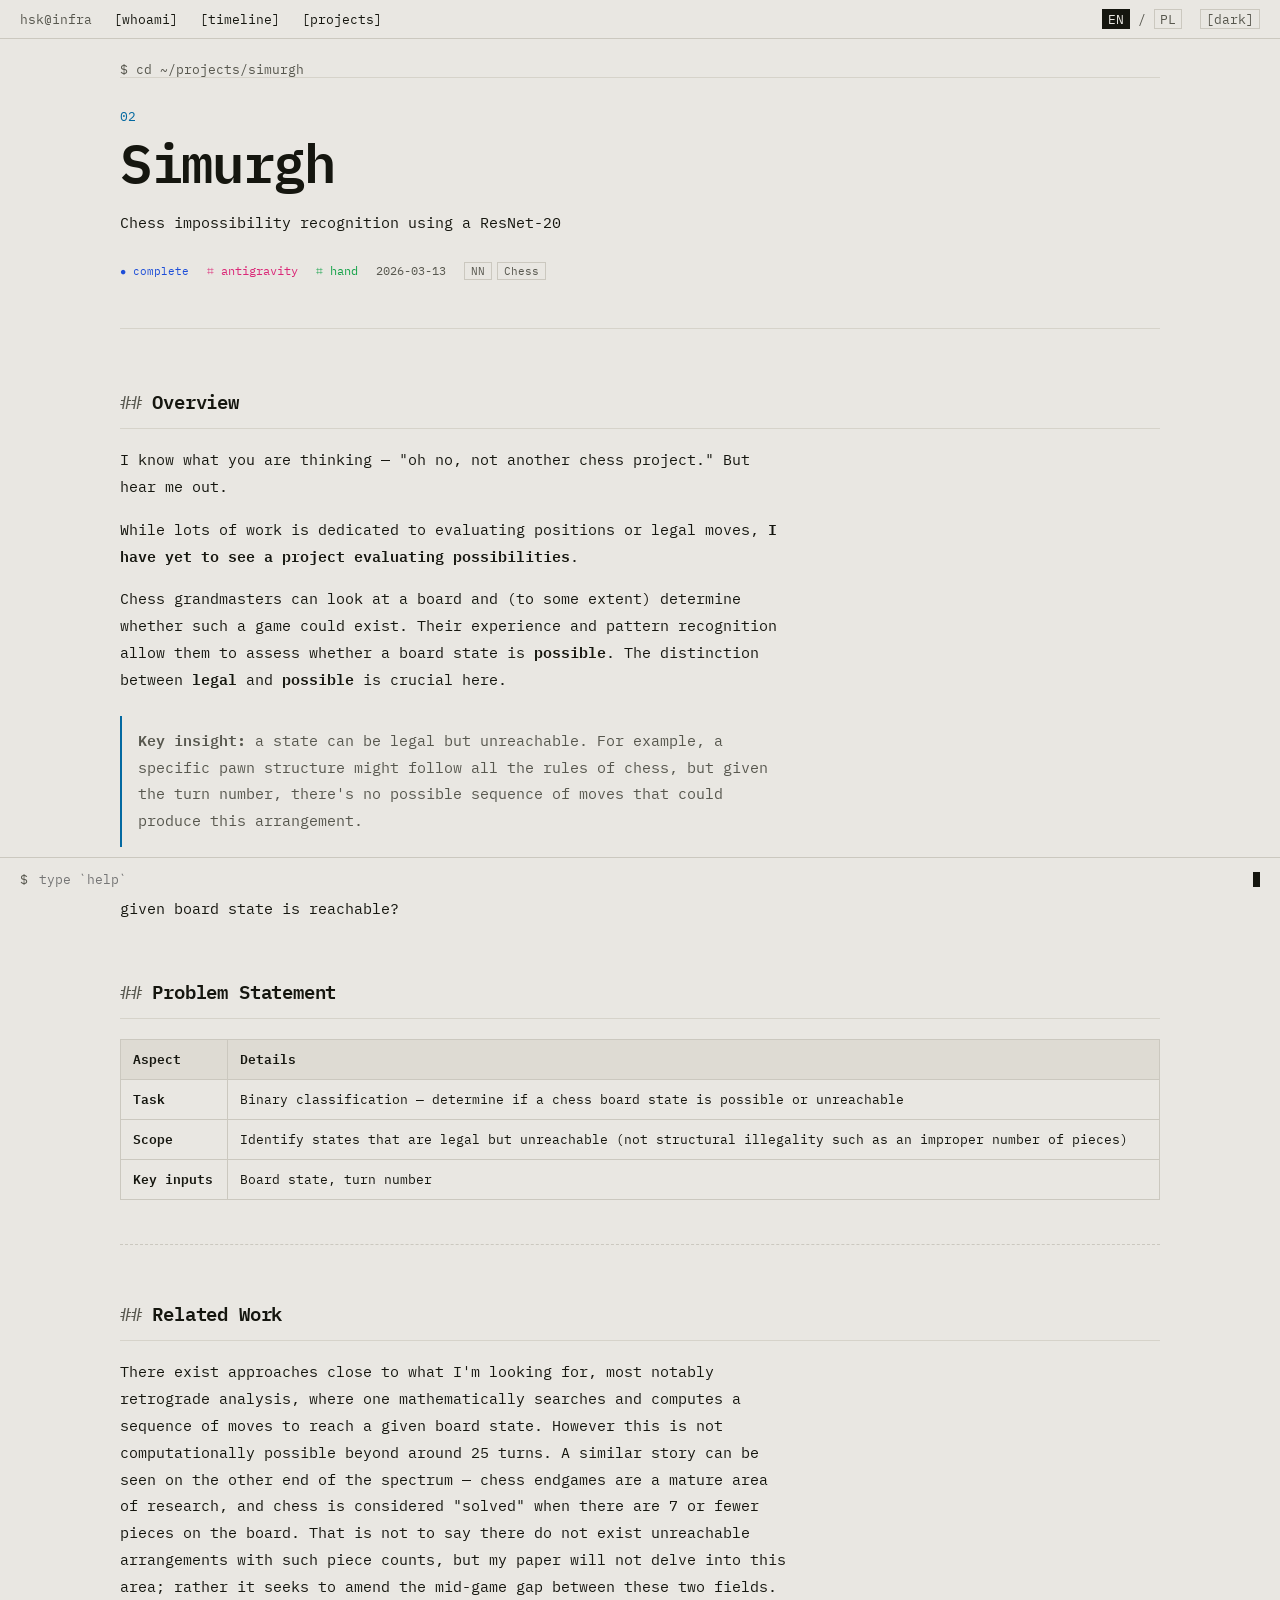
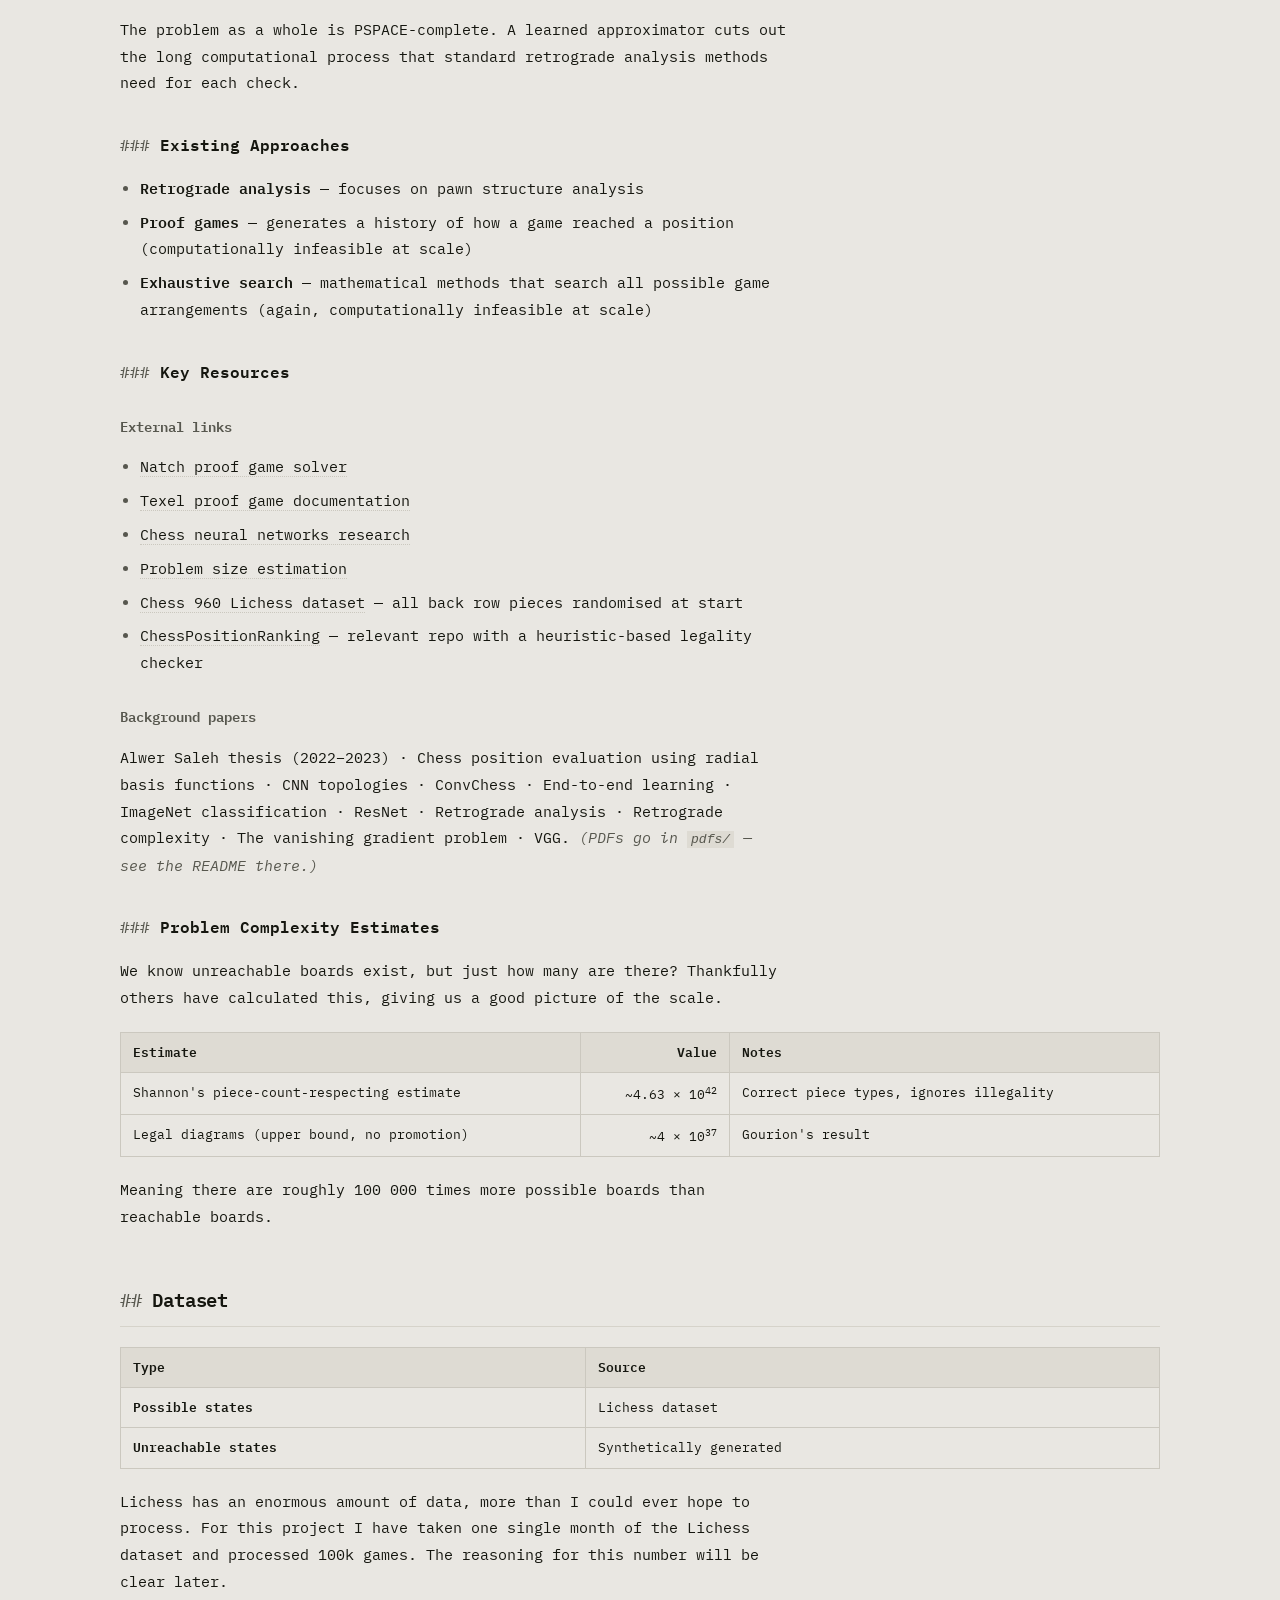
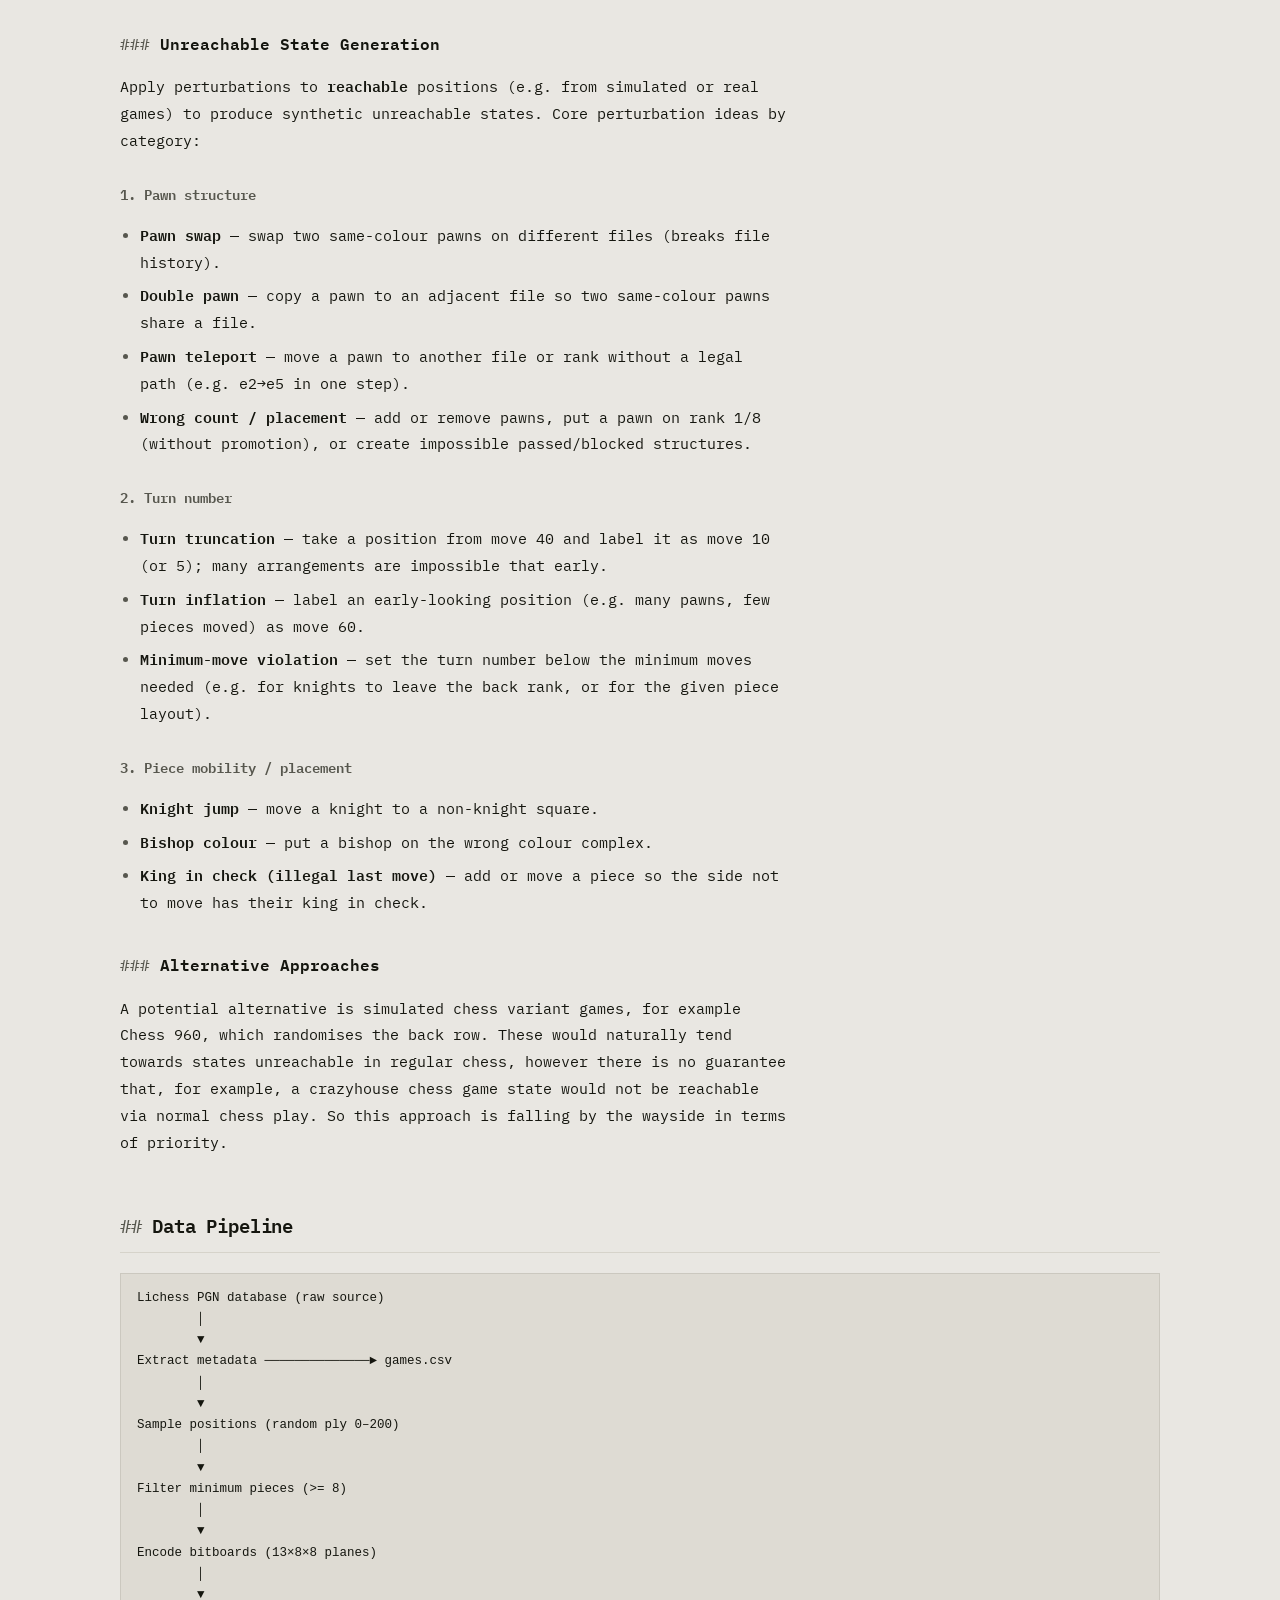
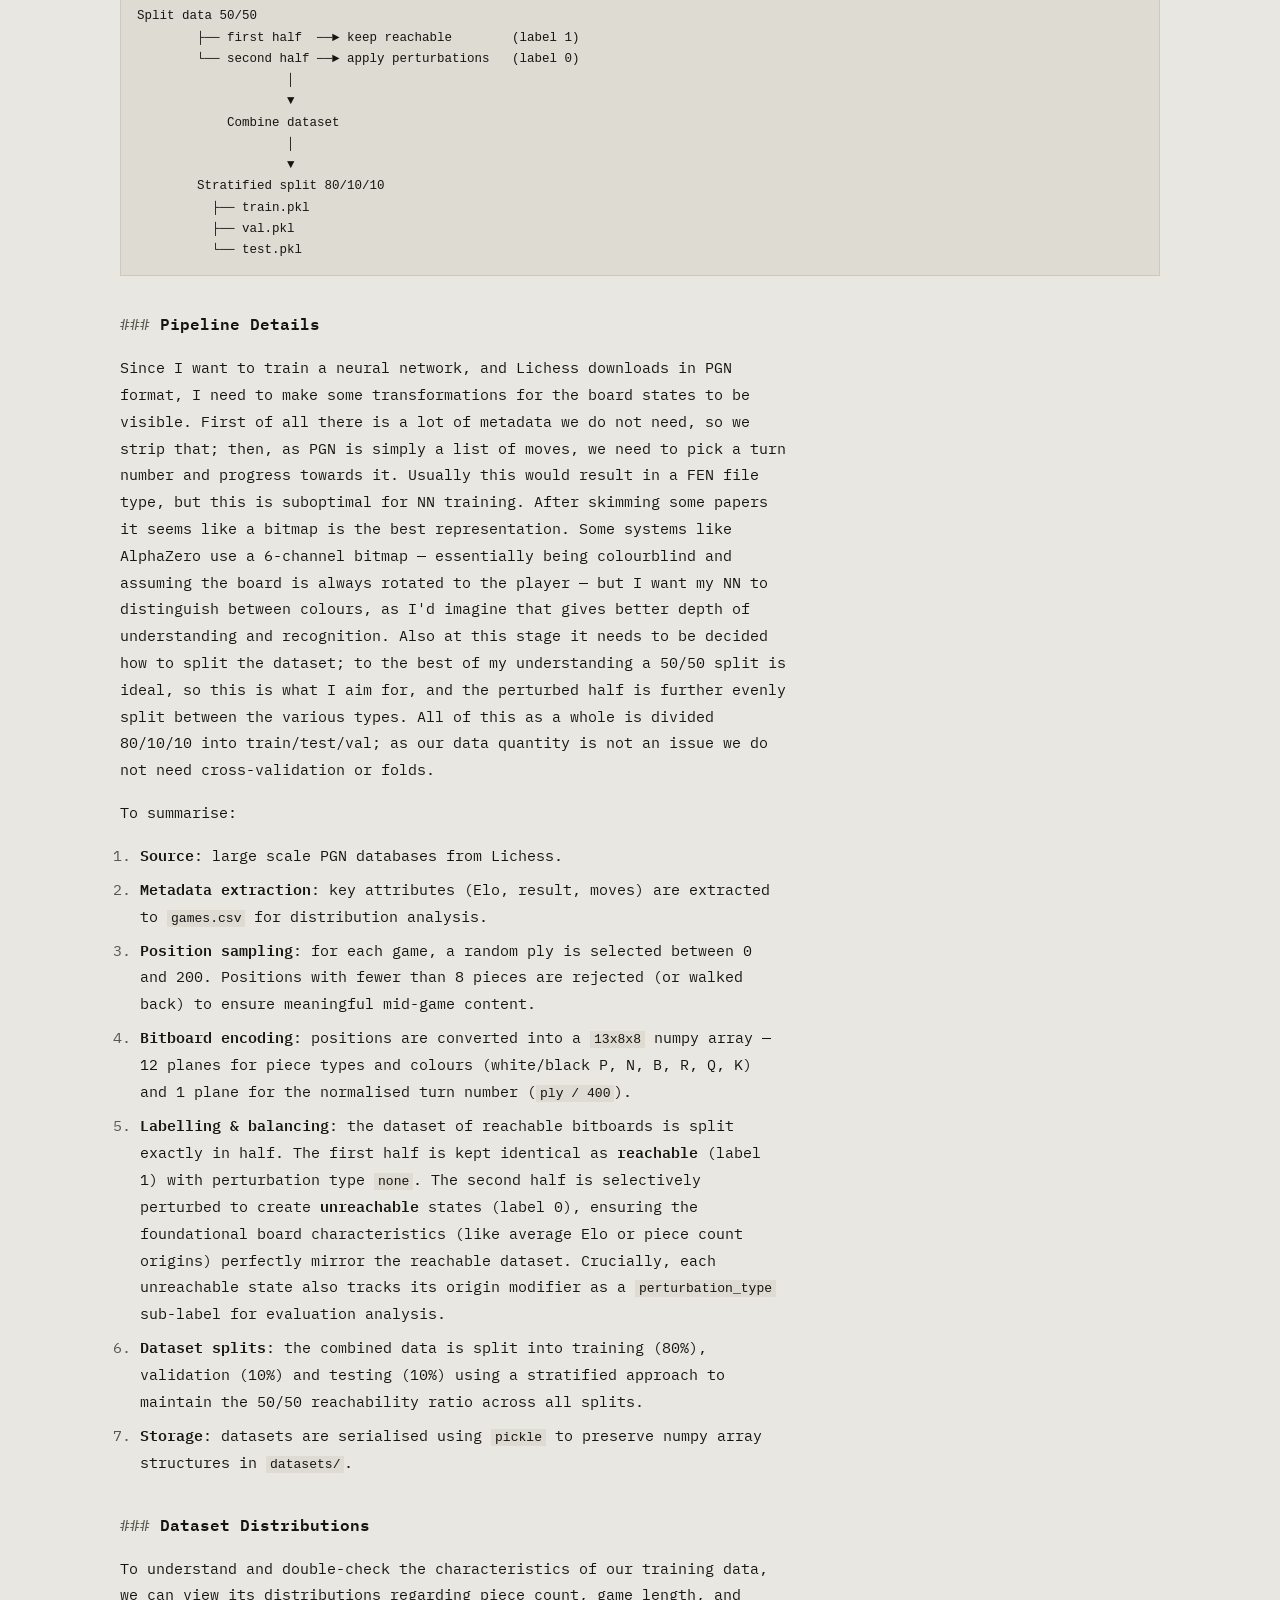
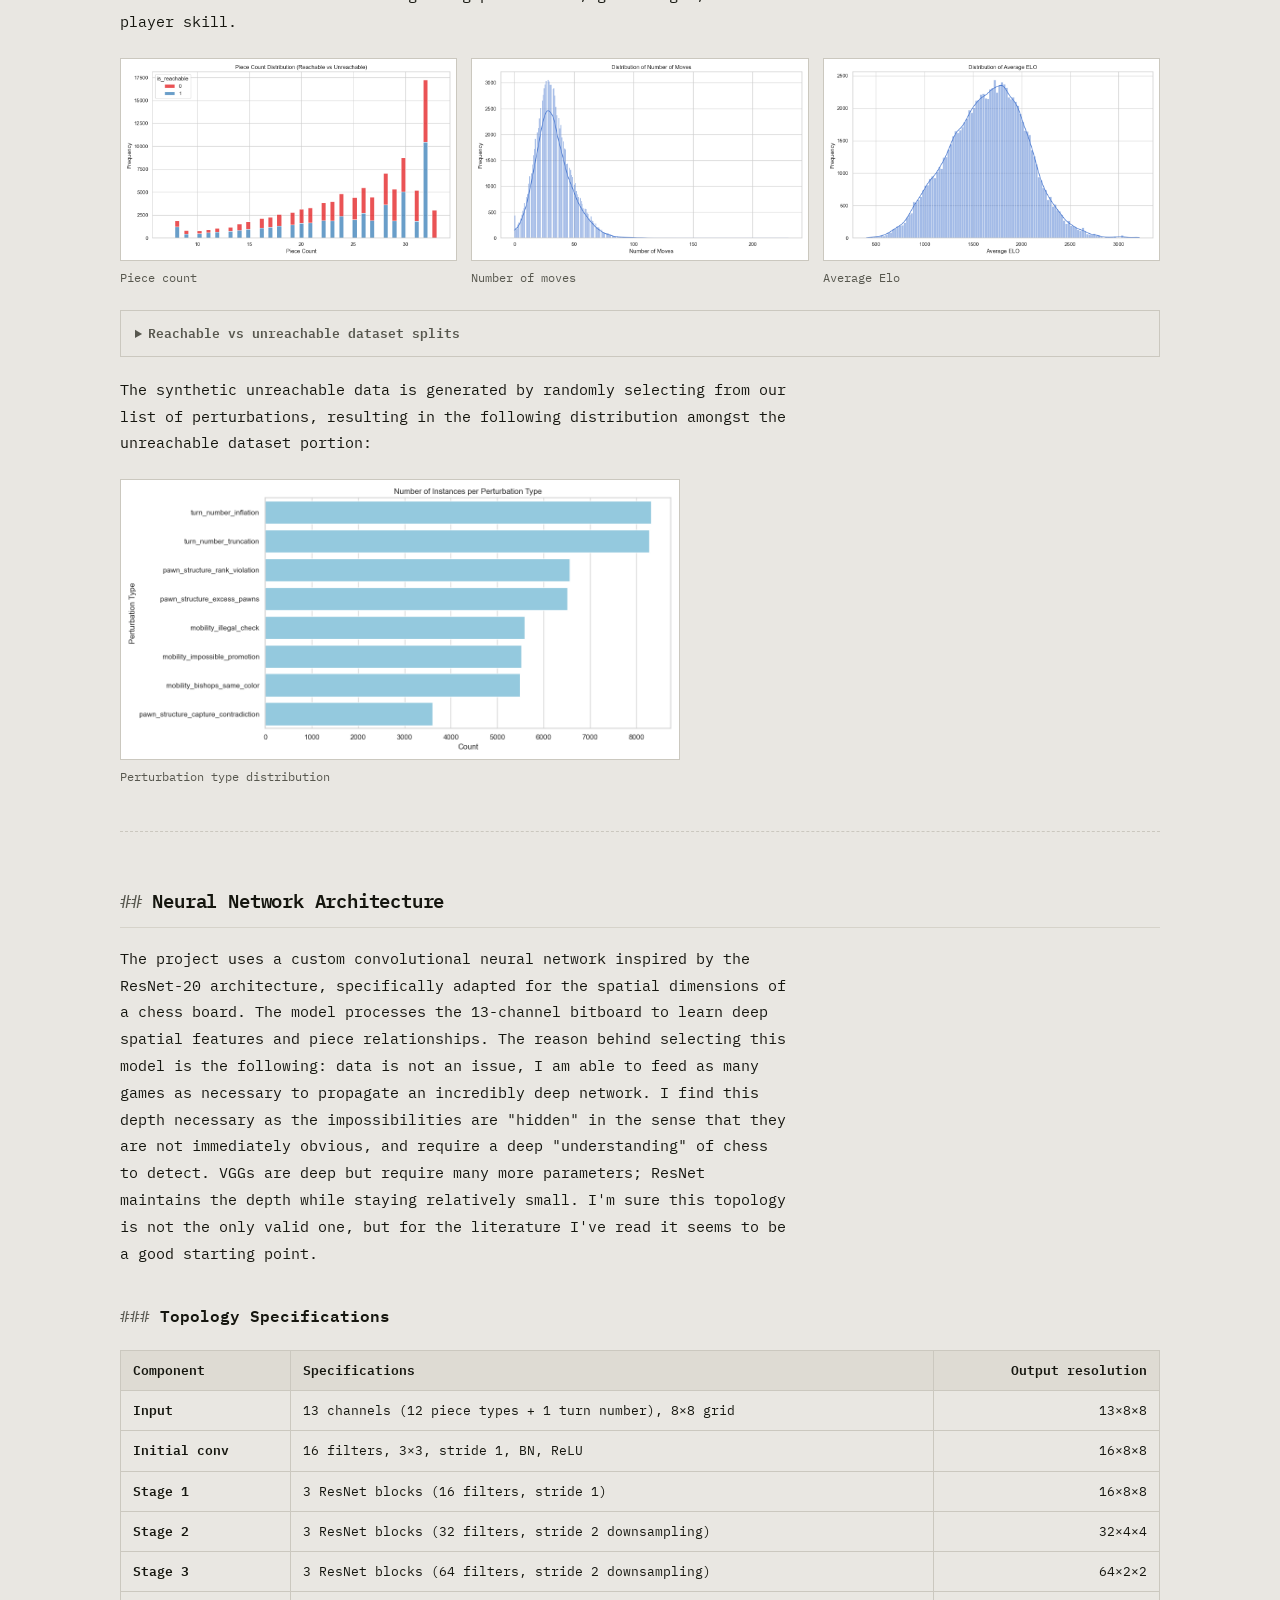
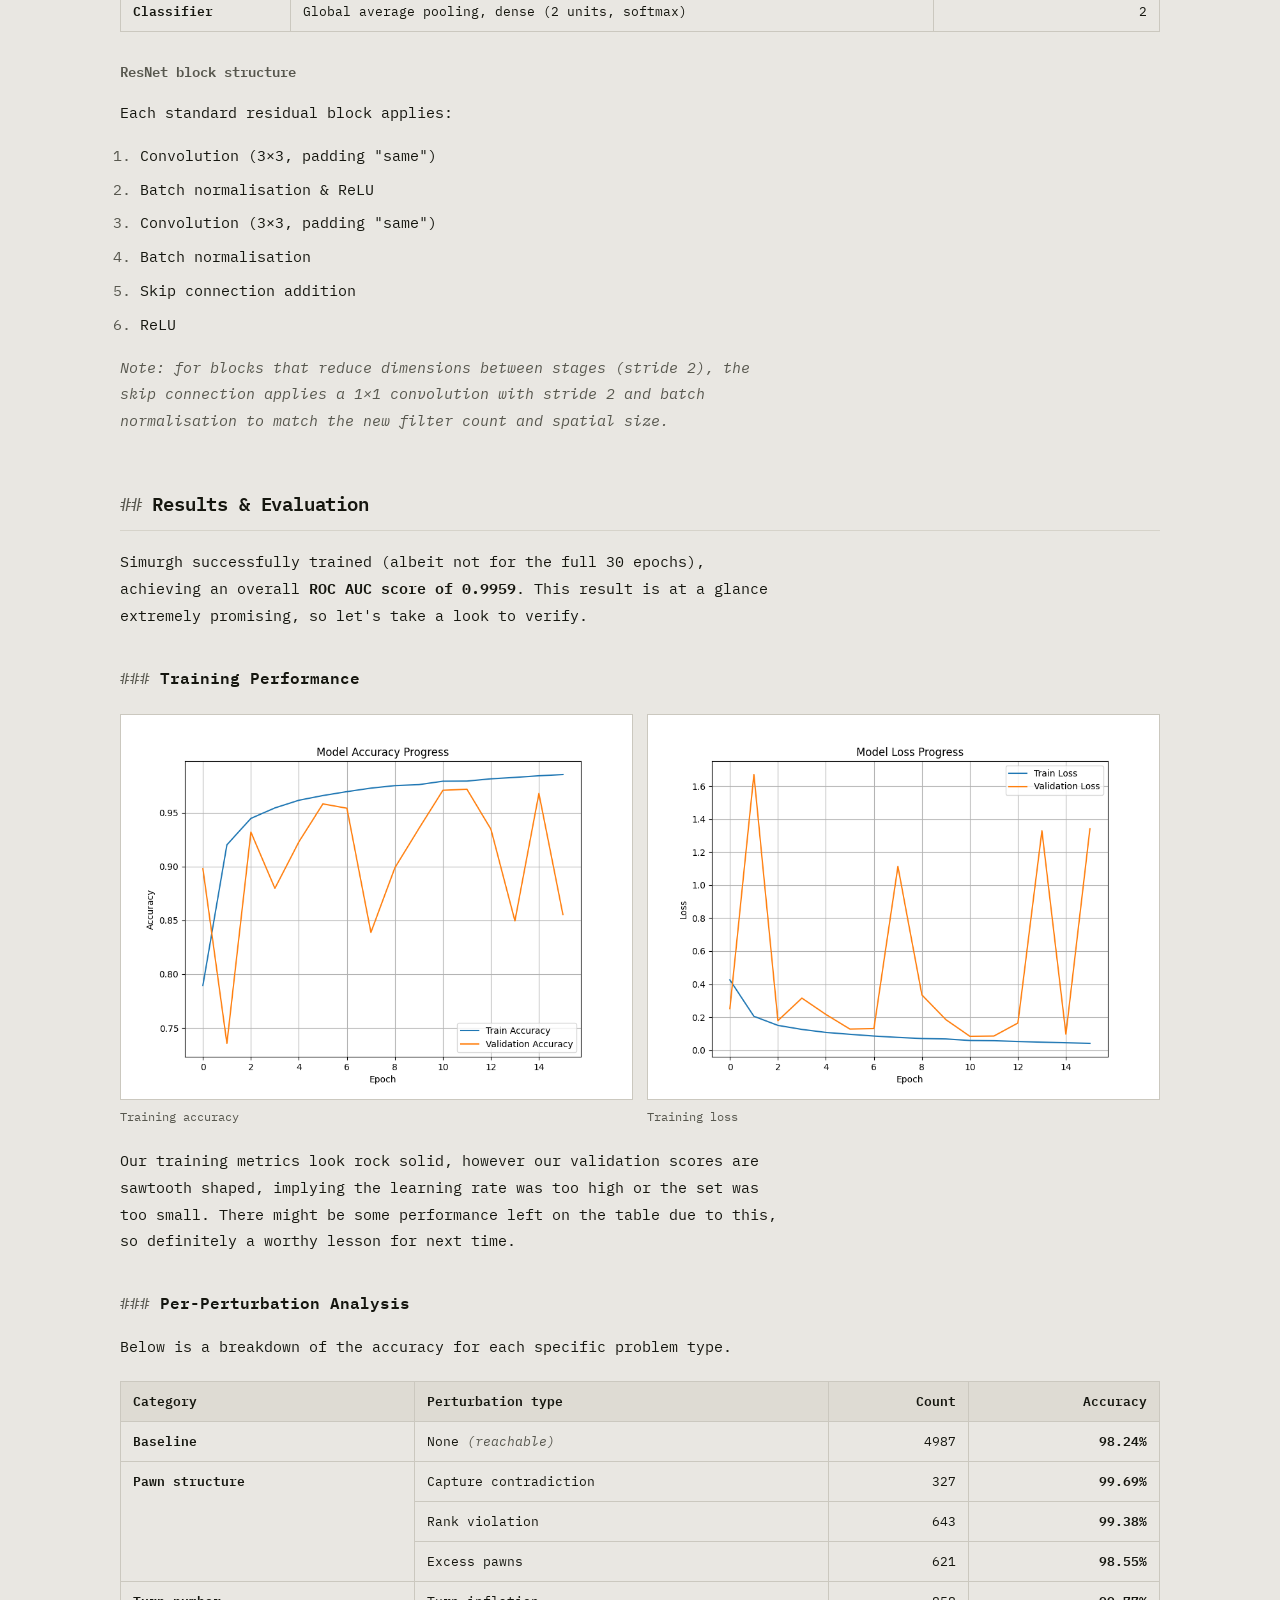
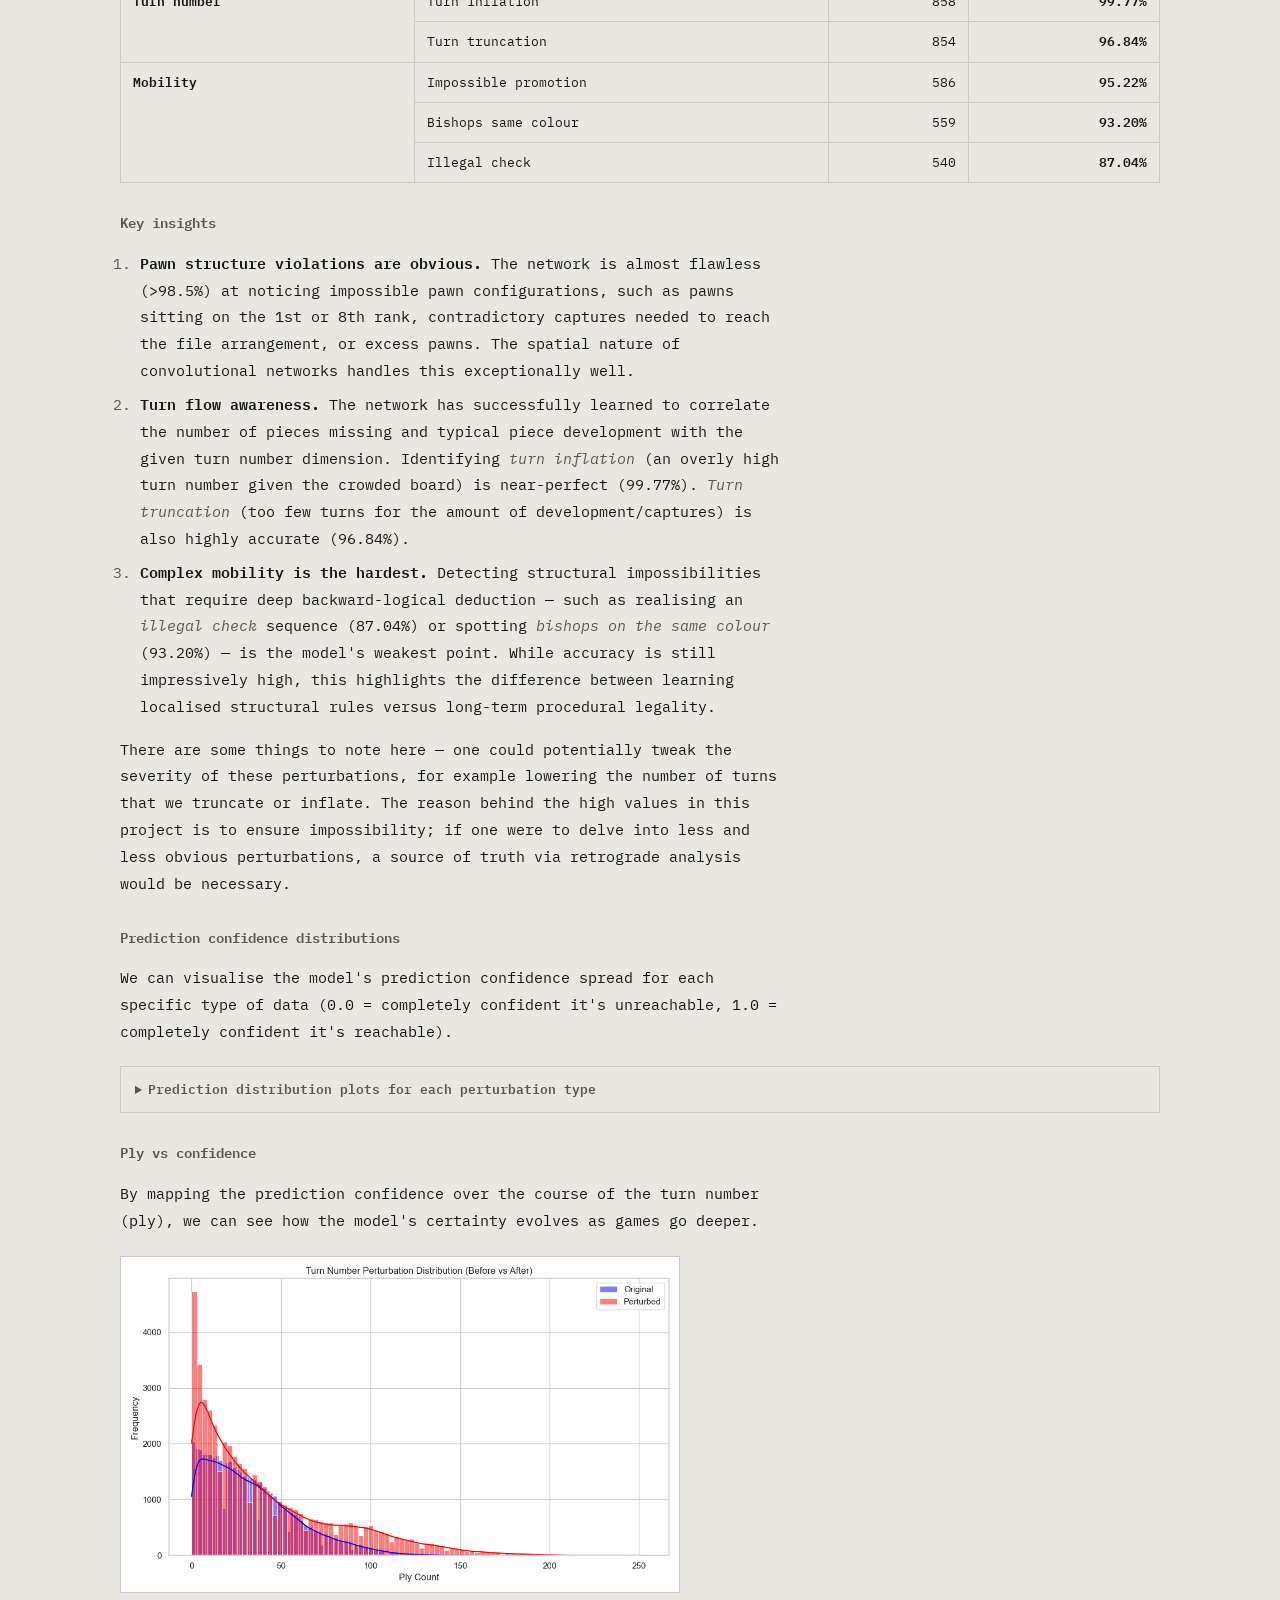
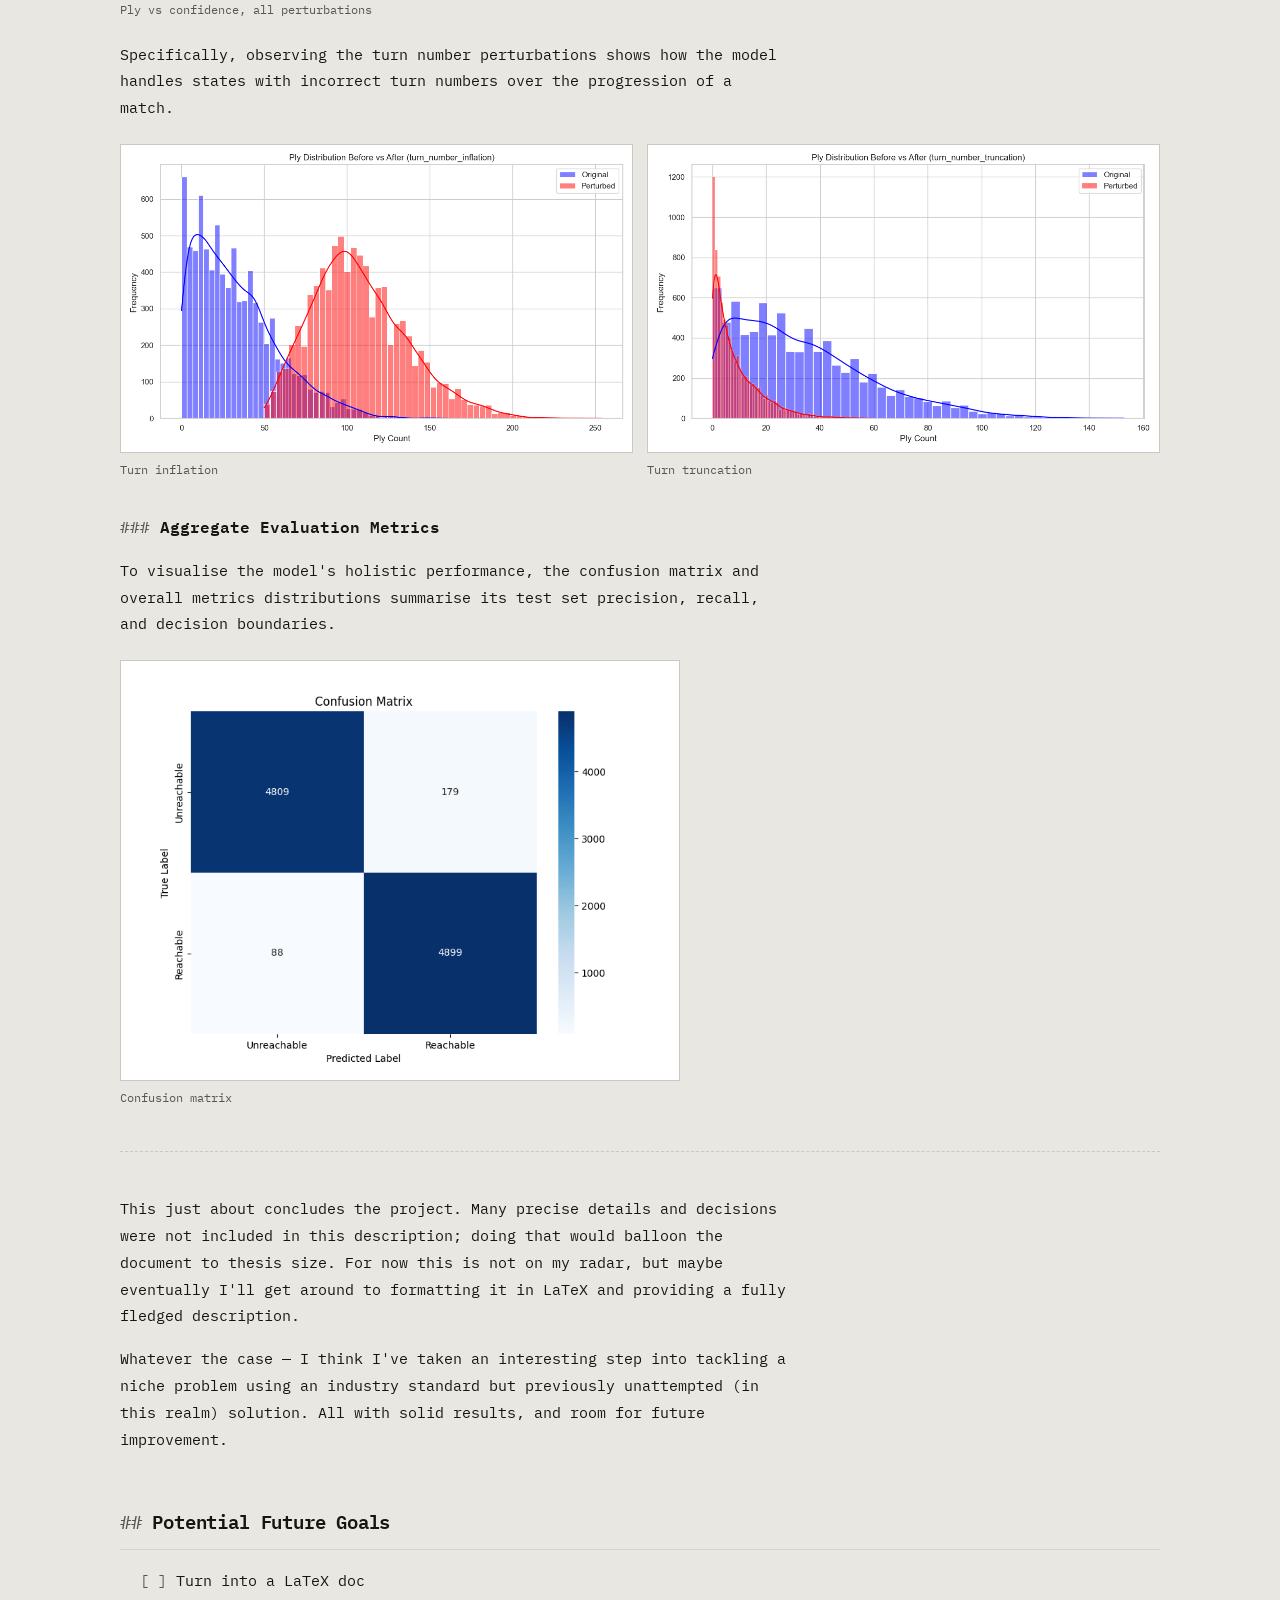
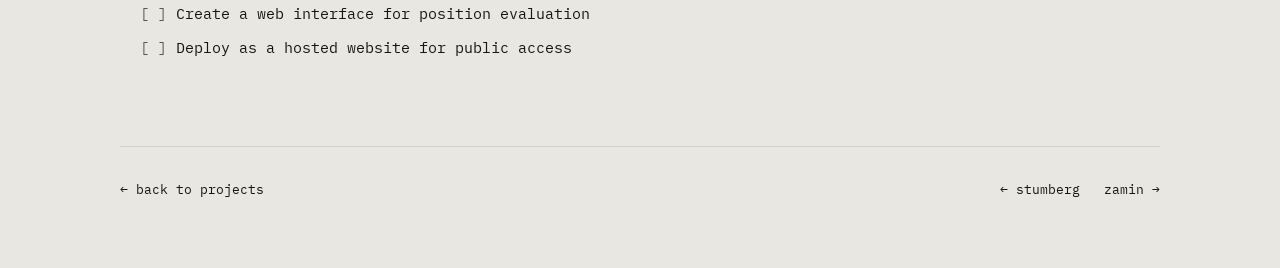
<file: projects/simurgh.html>
<!DOCTYPE html>
<html lang="en" data-root="../">
<head>
<meta charset="utf-8">
<meta name="viewport" content="width=device-width, initial-scale=1">
<title>Simurgh — Hugo Sokołowski-Katzer</title>
<meta name="description" content="Simurgh — classifying whether a chess position is reachable, not merely legal, with a ResNet-20 over 13×8×8 bitboards. ROC AUC 0.9959.">
<meta name="color-scheme" content="light dark">
<link rel="icon" href="data:image/svg+xml,<svg xmlns='http://www.w3.org/2000/svg' viewBox='0 0 16 16'><text y='13' font-size='13' font-family='monospace'>%24</text></svg>">
<link rel="preconnect" href="https://fonts.googleapis.com">
<link rel="preconnect" href="https://fonts.gstatic.com" crossorigin>
<link href="https://fonts.googleapis.com/css2?family=IBM+Plex+Mono:wght@400;500;600&display=swap" rel="stylesheet">
<link rel="stylesheet" href="../styles.css?v=2">
<script>
// Set the theme before first paint so there is no flash of the wrong palette.
(function () {
  var t;
  try { t = localStorage.getItem("hsk.theme"); } catch (e) {}
  if (t !== "light" && t !== "dark") {
    t = window.matchMedia && window.matchMedia("(prefers-color-scheme: dark)").matches ? "dark" : "light";
  }
  document.documentElement.dataset.theme = t;
})();
</script>
</head>
<body style="--pc:#0369a1">
<div class="page">

<header class="bar">
  <span class="host">hsk@infra</span>
  <nav class="nav">
    <a href="../index.html#whoami">[<span data-i18n="n1">whoami</span>]</a>
    <a href="../index.html#timeline">[<span data-i18n="n2">timeline</span>]</a>
    <a href="../index.html#projects">[<span data-i18n="n3">projects</span>]</a>
  </nav>
  <span class="grow"></span>
  <div class="langs">
    <button type="button" class="lang is-on" data-lang="en" aria-pressed="true">EN</button>
    <span class="slash">/</span>
    <button type="button" class="lang" data-lang="pl" aria-pressed="false">PL</button>
  </div>
  <button type="button" class="theme-toggle" id="theme-toggle">[dark]</button>
</header>

<main class="main">

  <div class="crumbs">$ cd <a href="../index.html#projects">~/projects</a>/simurgh</div>

  <section class="section section--proj">
    <div class="proj-idx">02</div>
    <h1 class="name name--proj">Simurgh</h1>
    <p class="proj-sum">Chess impossibility recognition using a ResNet-20</p>
    <div class="proj-meta">
      <span class="status" data-status="complete">complete</span>
      <span class="tool" data-tool="antigravity">antigravity</span>
      <span class="tool" data-tool="hand">hand</span>
      <span>2026-03-13</span>
      <span class="card-tags"><span>NN</span><span>Chess</span></span>
    </div>
  </section>

  <article class="section prose">

    <h2>Overview</h2>

    <p>I know what you are thinking — "oh no, not another chess project." But hear me out.</p>

    <p>While lots of work is dedicated to evaluating positions or legal moves, <strong>I have yet to see a project evaluating possibilities</strong>.</p>

    <p>Chess grandmasters can look at a board and (to some extent) determine whether such a game could exist. Their experience and pattern recognition allow them to assess whether a board state is <strong>possible</strong>. The distinction between <strong>legal</strong> and <strong>possible</strong> is crucial here.</p>

    <blockquote>
      <p><strong>Key insight:</strong> a state can be legal but unreachable. For example, a specific pawn structure might follow all the rules of chess, but given the turn number, there's no possible sequence of moves that could produce this arrangement.</p>
    </blockquote>

    <p><strong>Core challenge:</strong> can I create a system that accurately classifies whether a given board state is reachable?</p>

    <h2>Problem Statement</h2>

    <div class="tbl">
    <table>
      <thead><tr><th>Aspect</th><th>Details</th></tr></thead>
      <tbody>
        <tr><td><strong>Task</strong></td><td>Binary classification — determine if a chess board state is possible or unreachable</td></tr>
        <tr><td><strong>Scope</strong></td><td>Identify states that are legal but unreachable (not structural illegality such as an improper number of pieces)</td></tr>
        <tr><td><strong>Key inputs</strong></td><td>Board state, turn number</td></tr>
      </tbody>
    </table>
    </div>

    <hr>

    <h2>Related Work</h2>

    <p>There exist approaches close to what I'm looking for, most notably retrograde analysis, where one mathematically searches and computes a sequence of moves to reach a given board state. However this is not computationally possible beyond around 25 turns. A similar story can be seen on the other end of the spectrum — chess endgames are a mature area of research, and chess is considered "solved" when there are 7 or fewer pieces on the board. That is not to say there do not exist unreachable arrangements with such piece counts, but my paper will not delve into this area; rather it seeks to amend the mid-game gap between these two fields.</p>

    <p>The problem as a whole is PSPACE-complete. A learned approximator cuts out the long computational process that standard retrograde analysis methods need for each check.</p>

    <h3>Existing Approaches</h3>
    <ul>
      <li><strong>Retrograde analysis</strong> — focuses on pawn structure analysis</li>
      <li><strong>Proof games</strong> — generates a history of how a game reached a position (computationally infeasible at scale)</li>
      <li><strong>Exhaustive search</strong> — mathematical methods that search all possible game arrangements (again, computationally infeasible at scale)</li>
    </ul>

    <h3>Key Resources</h3>

    <h4>External links</h4>
    <ul>
      <li><a href="http://natch.free.fr/Natch.html">Natch proof game solver</a></li>
      <li><a href="https://github.com/peterosterlund2/texel/blob/master/doc/proofgame.md">Texel proof game documentation</a></li>
      <li><a href="https://theses.liacs.nl/pdf/2022-2023-AlwerSaleh.pdf">Chess neural networks research</a></li>
      <li><a href="https://univ-avignon.hal.science/hal-03483904">Problem size estimation</a></li>
      <li><a href="https://www.kaggle.com/datasets/alexmolas/chess-960-lichess">Chess 960 Lichess dataset</a> — all back row pieces randomised at start</li>
      <li><a href="https://github.com/tromp/ChessPositionRanking">ChessPositionRanking</a> — relevant repo with a heuristic-based legality checker</li>
    </ul>

    <h4>Background papers</h4>
    <p>Alwer Saleh thesis (2022–2023) · Chess position evaluation using radial basis functions · CNN topologies · ConvChess · End-to-end learning · ImageNet classification · ResNet · Retrograde analysis · Retrograde complexity · The vanishing gradient problem · VGG. <em>(PDFs go in <code>pdfs/</code> — see the README there.)</em></p>

    <h3>Problem Complexity Estimates</h3>

    <p>We know unreachable boards exist, but just how many are there? Thankfully others have calculated this, giving us a good picture of the scale.</p>

    <div class="tbl">
    <table>
      <thead><tr><th>Estimate</th><th class="num">Value</th><th>Notes</th></tr></thead>
      <tbody>
        <tr><td>Shannon's piece-count-respecting estimate</td><td class="num">~4.63 × 10<sup>42</sup></td><td>Correct piece types, ignores illegality</td></tr>
        <tr><td>Legal diagrams (upper bound, no promotion)</td><td class="num">~4 × 10<sup>37</sup></td><td>Gourion's result</td></tr>
      </tbody>
    </table>
    </div>

    <p>Meaning there are roughly 100 000 times more possible boards than reachable boards.</p>

    <h2>Dataset</h2>

    <div class="tbl">
    <table>
      <thead><tr><th>Type</th><th>Source</th></tr></thead>
      <tbody>
        <tr><td><strong>Possible states</strong></td><td>Lichess dataset</td></tr>
        <tr><td><strong>Unreachable states</strong></td><td>Synthetically generated</td></tr>
      </tbody>
    </table>
    </div>

    <p>Lichess has an enormous amount of data, more than I could ever hope to process. For this project I have taken one single month of the Lichess dataset and processed 100k games. The reasoning for this number will be clear later.</p>

    <h3>Unreachable State Generation</h3>

    <p>Apply perturbations to <strong>reachable</strong> positions (e.g. from simulated or real games) to produce synthetic unreachable states. Core perturbation ideas by category:</p>

    <h4>1. Pawn structure</h4>
    <ul>
      <li><strong>Pawn swap</strong> — swap two same-colour pawns on different files (breaks file history).</li>
      <li><strong>Double pawn</strong> — copy a pawn to an adjacent file so two same-colour pawns share a file.</li>
      <li><strong>Pawn teleport</strong> — move a pawn to another file or rank without a legal path (e.g. e2→e5 in one step).</li>
      <li><strong>Wrong count / placement</strong> — add or remove pawns, put a pawn on rank 1/8 (without promotion), or create impossible passed/blocked structures.</li>
    </ul>

    <h4>2. Turn number</h4>
    <ul>
      <li><strong>Turn truncation</strong> — take a position from move 40 and label it as move 10 (or 5); many arrangements are impossible that early.</li>
      <li><strong>Turn inflation</strong> — label an early-looking position (e.g. many pawns, few pieces moved) as move 60.</li>
      <li><strong>Minimum-move violation</strong> — set the turn number below the minimum moves needed (e.g. for knights to leave the back rank, or for the given piece layout).</li>
    </ul>

    <h4>3. Piece mobility / placement</h4>
    <ul>
      <li><strong>Knight jump</strong> — move a knight to a non-knight square.</li>
      <li><strong>Bishop colour</strong> — put a bishop on the wrong colour complex.</li>
      <li><strong>King in check (illegal last move)</strong> — add or move a piece so the side not to move has their king in check.</li>
    </ul>

    <h3>Alternative Approaches</h3>

    <p>A potential alternative is simulated chess variant games, for example Chess 960, which randomises the back row. These would naturally tend towards states unreachable in regular chess, however there is no guarantee that, for example, a crazyhouse chess game state would not be reachable via normal chess play. So this approach is falling by the wayside in terms of priority.</p>

    <h2>Data Pipeline</h2>

<pre><code>Lichess PGN database (raw source)
        │
        ▼
Extract metadata ──────────────► games.csv
        │
        ▼
Sample positions (random ply 0–200)
        │
        ▼
Filter minimum pieces (&gt;= 8)
        │
        ▼
Encode bitboards (13×8×8 planes)
        │
        ▼
Split data 50/50
        ├── first half  ──► keep reachable        (label 1)
        └── second half ──► apply perturbations   (label 0)
                    │
                    ▼
            Combine dataset
                    │
                    ▼
        Stratified split 80/10/10
          ├── train.pkl
          ├── val.pkl
          └── test.pkl</code></pre>

    <h3>Pipeline Details</h3>

    <p>Since I want to train a neural network, and Lichess downloads in PGN format, I need to make some transformations for the board states to be visible. First of all there is a lot of metadata we do not need, so we strip that; then, as PGN is simply a list of moves, we need to pick a turn number and progress towards it. Usually this would result in a FEN file type, but this is suboptimal for NN training. After skimming some papers it seems like a bitmap is the best representation. Some systems like AlphaZero use a 6-channel bitmap — essentially being colourblind and assuming the board is always rotated to the player — but I want my NN to distinguish between colours, as I'd imagine that gives better depth of understanding and recognition. Also at this stage it needs to be decided how to split the dataset; to the best of my understanding a 50/50 split is ideal, so this is what I aim for, and the perturbed half is further evenly split between the various types. All of this as a whole is divided 80/10/10 into train/test/val; as our data quantity is not an issue we do not need cross-validation or folds.</p>

    <p>To summarise:</p>
    <ol>
      <li><strong>Source</strong>: large scale PGN databases from Lichess.</li>
      <li><strong>Metadata extraction</strong>: key attributes (Elo, result, moves) are extracted to <code>games.csv</code> for distribution analysis.</li>
      <li><strong>Position sampling</strong>: for each game, a random ply is selected between 0 and 200. Positions with fewer than 8 pieces are rejected (or walked back) to ensure meaningful mid-game content.</li>
      <li><strong>Bitboard encoding</strong>: positions are converted into a <code>13x8x8</code> numpy array — 12 planes for piece types and colours (white/black P, N, B, R, Q, K) and 1 plane for the normalised turn number (<code>ply / 400</code>).</li>
      <li><strong>Labelling &amp; balancing</strong>: the dataset of reachable bitboards is split exactly in half. The first half is kept identical as <strong>reachable</strong> (label 1) with perturbation type <code>none</code>. The second half is selectively perturbed to create <strong>unreachable</strong> states (label 0), ensuring the foundational board characteristics (like average Elo or piece count origins) perfectly mirror the reachable dataset. Crucially, each unreachable state also tracks its origin modifier as a <code>perturbation_type</code> sub-label for evaluation analysis.</li>
      <li><strong>Dataset splits</strong>: the combined data is split into training (80%), validation (10%) and testing (10%) using a stratified approach to maintain the 50/50 reachability ratio across all splits.</li>
      <li><strong>Storage</strong>: datasets are serialised using <code>pickle</code> to preserve numpy array structures in <code>datasets/</code>.</li>
    </ol>

    <h3>Dataset Distributions</h3>

    <p>To understand and double-check the characteristics of our training data, we can view its distributions regarding piece count, game length, and player skill.</p>

    <div class="figs">
      <figure class="fig"><img loading="lazy" src="../img/piece_count_distribution.png" alt="Piece count distribution"><figcaption>Piece count</figcaption></figure>
      <figure class="fig"><img loading="lazy" src="../img/num_moves_combined.png" alt="Number of moves distribution"><figcaption>Number of moves</figcaption></figure>
      <figure class="fig"><img loading="lazy" src="../img/avg_elo_combined.png" alt="Average Elo distribution"><figcaption>Average Elo</figcaption></figure>
    </div>

    <details>
      <summary><strong>Reachable vs unreachable dataset splits</strong></summary>
      <h4>Piece count</h4>
      <div class="figs">
        <figure class="fig"><img loading="lazy" src="../img/piece_count_reachable.png" alt="Piece count, reachable"><figcaption>Reachable</figcaption></figure>
        <figure class="fig"><img loading="lazy" src="../img/piece_count_unreachable.png" alt="Piece count, unreachable"><figcaption>Unreachable</figcaption></figure>
      </div>
      <h4>Number of moves</h4>
      <div class="figs">
        <figure class="fig"><img loading="lazy" src="../img/num_moves_reachable.png" alt="Number of moves, reachable"><figcaption>Reachable</figcaption></figure>
        <figure class="fig"><img loading="lazy" src="../img/num_moves_unreachable.png" alt="Number of moves, unreachable"><figcaption>Unreachable</figcaption></figure>
      </div>
      <h4>Average Elo</h4>
      <div class="figs">
        <figure class="fig"><img loading="lazy" src="../img/avg_elo_reachable.png" alt="Average Elo, reachable"><figcaption>Reachable</figcaption></figure>
        <figure class="fig"><img loading="lazy" src="../img/avg_elo_unreachable.png" alt="Average Elo, unreachable"><figcaption>Unreachable</figcaption></figure>
      </div>
    </details>

    <p>The synthetic unreachable data is generated by randomly selecting from our list of perturbations, resulting in the following distribution amongst the unreachable dataset portion:</p>

    <div class="figs figs--one">
      <figure class="fig"><img loading="lazy" src="../img/perturbation_type_distribution.png" alt="Perturbation type distribution"><figcaption>Perturbation type distribution</figcaption></figure>
    </div>

    <hr>

    <h2>Neural Network Architecture</h2>

    <p>The project uses a custom convolutional neural network inspired by the ResNet-20 architecture, specifically adapted for the spatial dimensions of a chess board. The model processes the 13-channel bitboard to learn deep spatial features and piece relationships. The reason behind selecting this model is the following: data is not an issue, I am able to feed as many games as necessary to propagate an incredibly deep network. I find this depth necessary as the impossibilities are "hidden" in the sense that they are not immediately obvious, and require a deep "understanding" of chess to detect. VGGs are deep but require many more parameters; ResNet maintains the depth while staying relatively small. I'm sure this topology is not the only valid one, but for the literature I've read it seems to be a good starting point.</p>

    <h3>Topology Specifications</h3>

    <div class="tbl">
    <table>
      <thead><tr><th>Component</th><th>Specifications</th><th class="num">Output resolution</th></tr></thead>
      <tbody>
        <tr><td><strong>Input</strong></td><td>13 channels (12 piece types + 1 turn number), 8×8 grid</td><td class="num">13×8×8</td></tr>
        <tr><td><strong>Initial conv</strong></td><td>16 filters, 3×3, stride 1, BN, ReLU</td><td class="num">16×8×8</td></tr>
        <tr><td><strong>Stage 1</strong></td><td>3 ResNet blocks (16 filters, stride 1)</td><td class="num">16×8×8</td></tr>
        <tr><td><strong>Stage 2</strong></td><td>3 ResNet blocks (32 filters, stride 2 downsampling)</td><td class="num">32×4×4</td></tr>
        <tr><td><strong>Stage 3</strong></td><td>3 ResNet blocks (64 filters, stride 2 downsampling)</td><td class="num">64×2×2</td></tr>
        <tr><td><strong>Classifier</strong></td><td>Global average pooling, dense (2 units, softmax)</td><td class="num">2</td></tr>
      </tbody>
    </table>
    </div>

    <h4>ResNet block structure</h4>
    <p>Each standard residual block applies:</p>
    <ol>
      <li>Convolution (3×3, padding "same")</li>
      <li>Batch normalisation &amp; ReLU</li>
      <li>Convolution (3×3, padding "same")</li>
      <li>Batch normalisation</li>
      <li>Skip connection addition</li>
      <li>ReLU</li>
    </ol>
    <p><em>Note: for blocks that reduce dimensions between stages (stride 2), the skip connection applies a 1×1 convolution with stride 2 and batch normalisation to match the new filter count and spatial size.</em></p>

    <h2>Results &amp; Evaluation</h2>

    <p>Simurgh successfully trained (albeit not for the full 30 epochs), achieving an overall <strong>ROC AUC score of 0.9959</strong>. This result is at a glance extremely promising, so let's take a look to verify.</p>

    <h3>Training Performance</h3>

    <div class="figs">
      <figure class="fig"><img loading="lazy" src="../img/training_accuracy.png" alt="Training accuracy"><figcaption>Training accuracy</figcaption></figure>
      <figure class="fig"><img loading="lazy" src="../img/training_loss.png" alt="Training loss"><figcaption>Training loss</figcaption></figure>
    </div>

    <p>Our training metrics look rock solid, however our validation scores are sawtooth shaped, implying the learning rate was too high or the set was too small. There might be some performance left on the table due to this, so definitely a worthy lesson for next time.</p>

    <h3>Per-Perturbation Analysis</h3>

    <p>Below is a breakdown of the accuracy for each specific problem type.</p>

    <div class="tbl">
    <table>
      <thead><tr><th>Category</th><th>Perturbation type</th><th class="num">Count</th><th class="num">Accuracy</th></tr></thead>
      <tbody>
        <tr><td><strong>Baseline</strong></td><td>None <em>(reachable)</em></td><td class="num">4987</td><td class="num"><strong>98.24%</strong></td></tr>
        <tr><td rowspan="3"><strong>Pawn structure</strong></td><td>Capture contradiction</td><td class="num">327</td><td class="num"><strong>99.69%</strong></td></tr>
        <tr><td>Rank violation</td><td class="num">643</td><td class="num"><strong>99.38%</strong></td></tr>
        <tr><td>Excess pawns</td><td class="num">621</td><td class="num"><strong>98.55%</strong></td></tr>
        <tr><td rowspan="2"><strong>Turn number</strong></td><td>Turn inflation</td><td class="num">858</td><td class="num"><strong>99.77%</strong></td></tr>
        <tr><td>Turn truncation</td><td class="num">854</td><td class="num"><strong>96.84%</strong></td></tr>
        <tr><td rowspan="3"><strong>Mobility</strong></td><td>Impossible promotion</td><td class="num">586</td><td class="num"><strong>95.22%</strong></td></tr>
        <tr><td>Bishops same colour</td><td class="num">559</td><td class="num"><strong>93.20%</strong></td></tr>
        <tr><td>Illegal check</td><td class="num">540</td><td class="num"><strong>87.04%</strong></td></tr>
      </tbody>
    </table>
    </div>

    <h4>Key insights</h4>
    <ol>
      <li><strong>Pawn structure violations are obvious.</strong> The network is almost flawless (&gt;98.5%) at noticing impossible pawn configurations, such as pawns sitting on the 1st or 8th rank, contradictory captures needed to reach the file arrangement, or excess pawns. The spatial nature of convolutional networks handles this exceptionally well.</li>
      <li><strong>Turn flow awareness.</strong> The network has successfully learned to correlate the number of pieces missing and typical piece development with the given turn number dimension. Identifying <em>turn inflation</em> (an overly high turn number given the crowded board) is near-perfect (99.77%). <em>Turn truncation</em> (too few turns for the amount of development/captures) is also highly accurate (96.84%).</li>
      <li><strong>Complex mobility is the hardest.</strong> Detecting structural impossibilities that require deep backward-logical deduction — such as realising an <em>illegal check</em> sequence (87.04%) or spotting <em>bishops on the same colour</em> (93.20%) — is the model's weakest point. While accuracy is still impressively high, this highlights the difference between learning localised structural rules versus long-term procedural legality.</li>
    </ol>

    <p>There are some things to note here — one could potentially tweak the severity of these perturbations, for example lowering the number of turns that we truncate or inflate. The reason behind the high values in this project is to ensure impossibility; if one were to delve into less and less obvious perturbations, a source of truth via retrograde analysis would be necessary.</p>

    <h4>Prediction confidence distributions</h4>

    <p>We can visualise the model's prediction confidence spread for each specific type of data (0.0 = completely confident it's unreachable, 1.0 = completely confident it's reachable).</p>

    <details>
      <summary><strong>Prediction distribution plots for each perturbation type</strong></summary>
      <h4>Baseline (reachable)</h4>
      <div class="figs figs--one">
        <figure class="fig"><img loading="lazy" src="../img/predictions_none.png" alt="Predictions, none"><figcaption>None</figcaption></figure>
      </div>
      <h4>Pawn structure</h4>
      <div class="figs">
        <figure class="fig"><img loading="lazy" src="../img/predictions_pawn_structure_capture_contradiction.png" alt="Predictions, capture contradiction"><figcaption>Capture contradiction</figcaption></figure>
        <figure class="fig"><img loading="lazy" src="../img/predictions_pawn_structure_rank_violation.png" alt="Predictions, rank violation"><figcaption>Rank violation</figcaption></figure>
        <figure class="fig"><img loading="lazy" src="../img/predictions_pawn_structure_excess_pawns.png" alt="Predictions, excess pawns"><figcaption>Excess pawns</figcaption></figure>
      </div>
      <h4>Turn number</h4>
      <div class="figs">
        <figure class="fig"><img loading="lazy" src="../img/predictions_turn_number_inflation.png" alt="Predictions, turn inflation"><figcaption>Turn inflation</figcaption></figure>
        <figure class="fig"><img loading="lazy" src="../img/predictions_turn_number_truncation.png" alt="Predictions, turn truncation"><figcaption>Turn truncation</figcaption></figure>
      </div>
      <h4>Mobility</h4>
      <div class="figs">
        <figure class="fig"><img loading="lazy" src="../img/predictions_mobility_impossible_promotion.png" alt="Predictions, impossible promotion"><figcaption>Impossible promotion</figcaption></figure>
        <figure class="fig"><img loading="lazy" src="../img/predictions_mobility_bishops_same_color.png" alt="Predictions, bishops same colour"><figcaption>Bishops same colour</figcaption></figure>
        <figure class="fig"><img loading="lazy" src="../img/predictions_mobility_illegal_check.png" alt="Predictions, illegal check"><figcaption>Illegal check</figcaption></figure>
      </div>
    </details>

    <h4>Ply vs confidence</h4>

    <p>By mapping the prediction confidence over the course of the turn number (ply), we can see how the model's certainty evolves as games go deeper.</p>

    <div class="figs figs--one">
      <figure class="fig"><img loading="lazy" src="../img/ply_perturbation_comparison.png" alt="Ply comparison, general"><figcaption>Ply vs confidence, all perturbations</figcaption></figure>
    </div>

    <p>Specifically, observing the turn number perturbations shows how the model handles states with incorrect turn numbers over the progression of a match.</p>

    <div class="figs">
      <figure class="fig"><img loading="lazy" src="../img/ply_perturbation_comparison_turn_number_inflation.png" alt="Ply comparison, turn inflation"><figcaption>Turn inflation</figcaption></figure>
      <figure class="fig"><img loading="lazy" src="../img/ply_perturbation_comparison_turn_number_truncation.png" alt="Ply comparison, turn truncation"><figcaption>Turn truncation</figcaption></figure>
    </div>

    <h3>Aggregate Evaluation Metrics</h3>

    <p>To visualise the model's holistic performance, the confusion matrix and overall metrics distributions summarise its test set precision, recall, and decision boundaries.</p>

    <div class="figs figs--one">
      <figure class="fig"><img loading="lazy" src="../img/confusion_matrix.png" alt="Confusion matrix"><figcaption>Confusion matrix</figcaption></figure>
    </div>

    <hr>

    <p>This just about concludes the project. Many precise details and decisions were not included in this description; doing that would balloon the document to thesis size. For now this is not on my radar, but maybe eventually I'll get around to formatting it in LaTeX and providing a fully fledged description.</p>

    <p>Whatever the case — I think I've taken an interesting step into tackling a niche problem using an industry standard but previously unattempted (in this realm) solution. All with solid results, and room for future improvement.</p>

    <h2>Potential Future Goals</h2>
    <ul class="tasks">
      <li>Turn into a LaTeX doc</li>
      <li>Create a web interface for position evaluation</li>
      <li>Deploy as a hosted website for public access</li>
    </ul>

  </article>

  <nav class="proj-nav">
    <a href="../index.html#projects">&larr; <span data-i18n="back">back to projects</span></a>
    <span class="grow"></span>
    <a href="stumberg.html">&larr; stumberg</a>
    <a href="zamin.html">zamin &rarr;</a>
  </nav>

</main>

<div class="console" id="console">
  <div class="console-out" id="console-out" hidden></div>
  <div class="console-in">
    <span class="dim">$</span>
    <input id="console-input" type="text" spellcheck="false" autocomplete="off" autocapitalize="off"
           aria-label="command" data-i18n-placeholder="hint" placeholder="type `help`">
    <span class="caret" aria-hidden="true"></span>
  </div>
</div>

</div>
<script src="../app.js?v=2"></script>
</body>
</html>
</file>
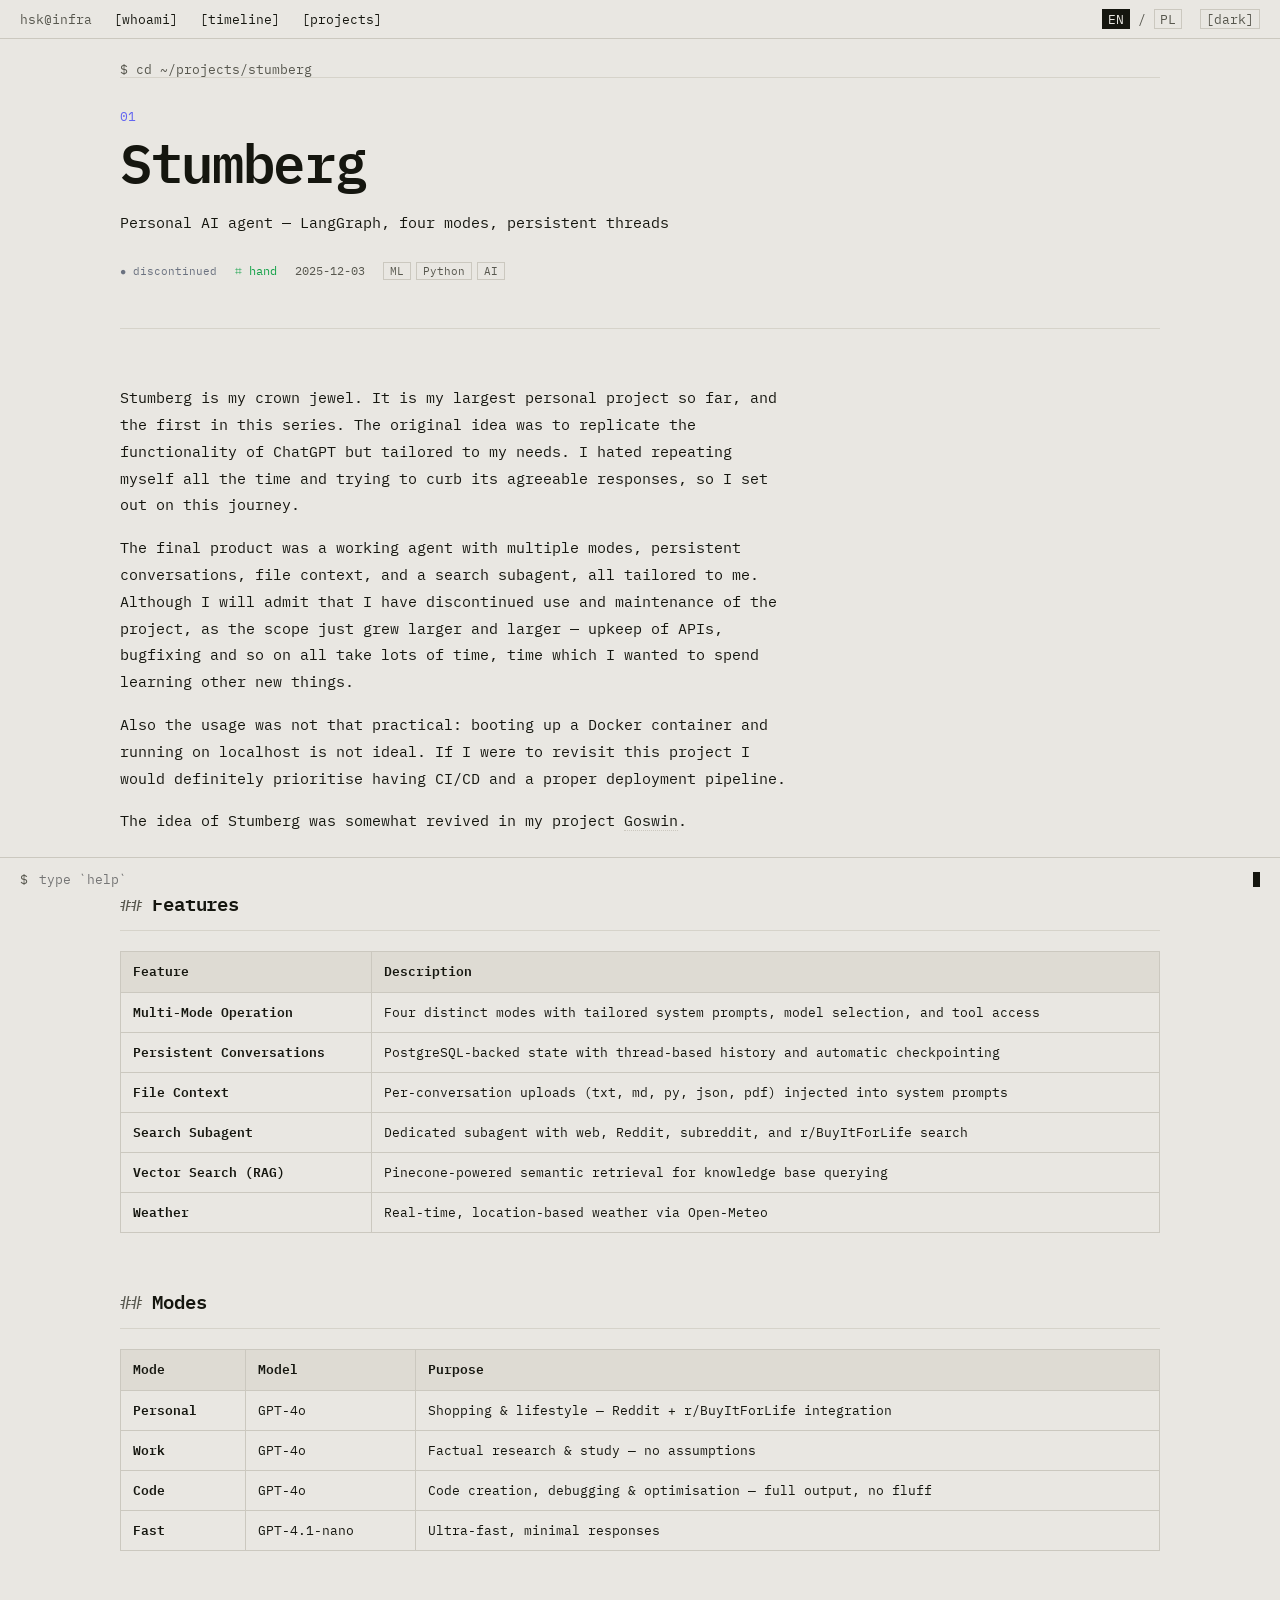
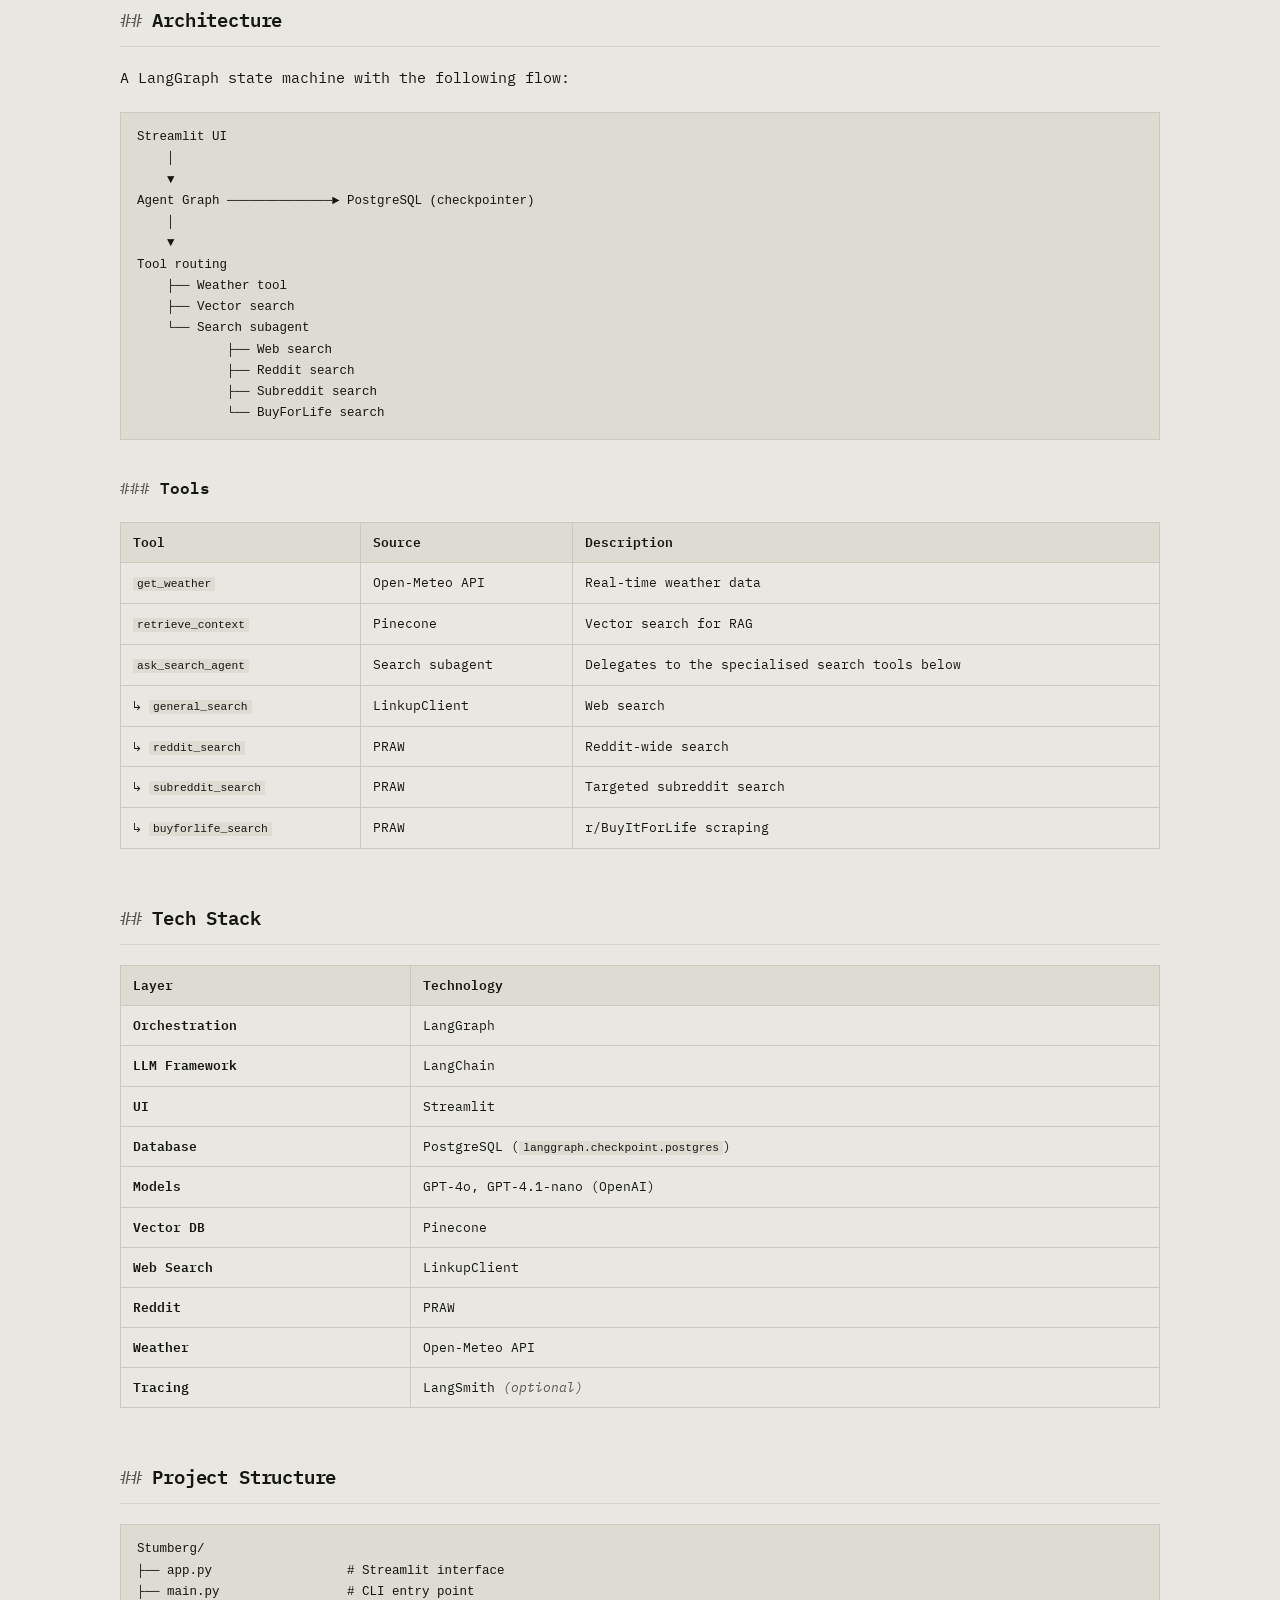
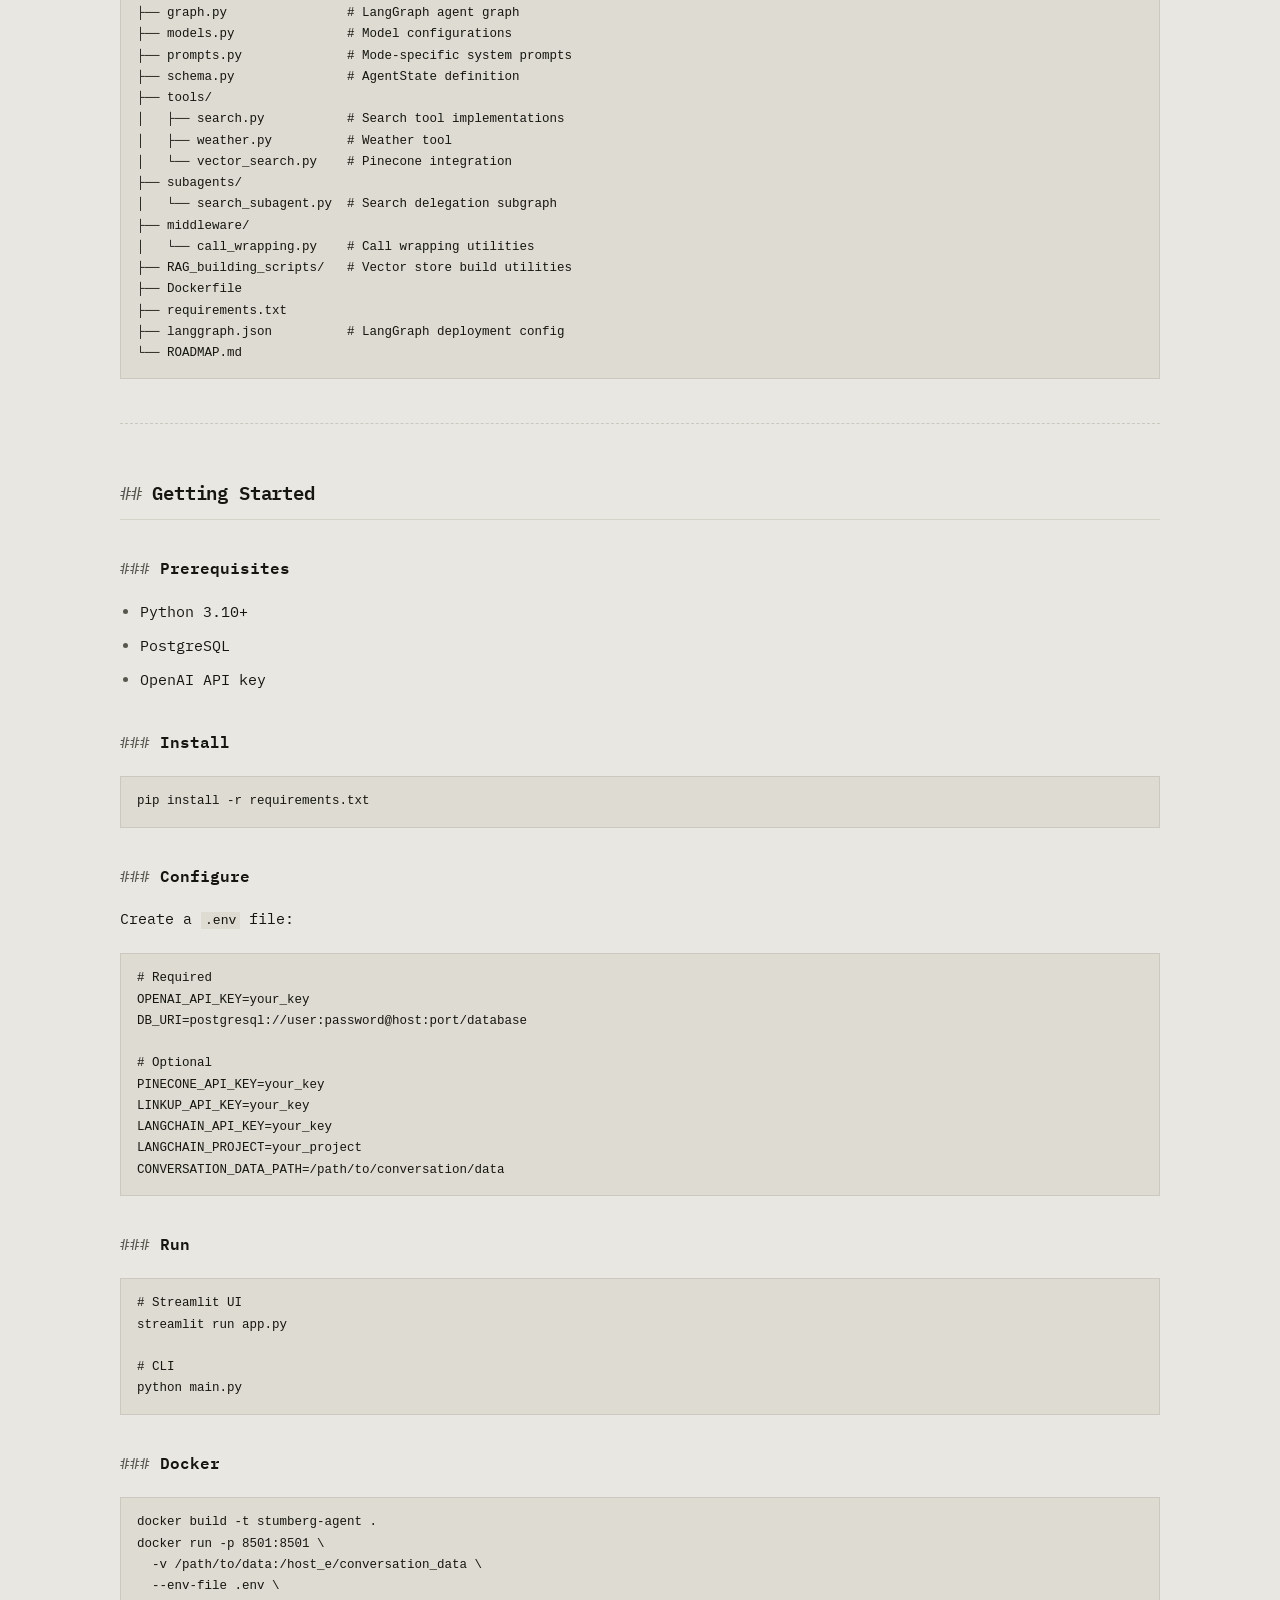
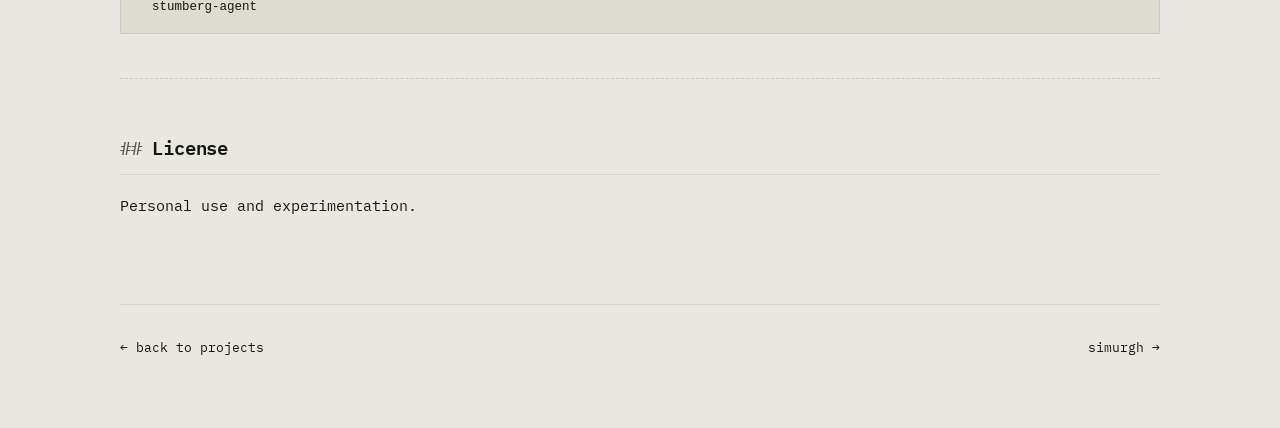
<file: projects/stumberg.html>
<!DOCTYPE html>
<html lang="en" data-root="../">
<head>
<meta charset="utf-8">
<meta name="viewport" content="width=device-width, initial-scale=1">
<title>Stumberg — Hugo Sokołowski-Katzer</title>
<meta name="description" content="Stumberg — a personal AI agent built on LangGraph with four modes, persistent PostgreSQL-backed conversations, file context and a dedicated search subagent.">
<meta name="color-scheme" content="light dark">
<link rel="icon" href="data:image/svg+xml,<svg xmlns='http://www.w3.org/2000/svg' viewBox='0 0 16 16'><text y='13' font-size='13' font-family='monospace'>%24</text></svg>">
<link rel="preconnect" href="https://fonts.googleapis.com">
<link rel="preconnect" href="https://fonts.gstatic.com" crossorigin>
<link href="https://fonts.googleapis.com/css2?family=IBM+Plex+Mono:wght@400;500;600&display=swap" rel="stylesheet">
<link rel="stylesheet" href="../styles.css?v=2">
<script>
// Set the theme before first paint so there is no flash of the wrong palette.
(function () {
  var t;
  try { t = localStorage.getItem("hsk.theme"); } catch (e) {}
  if (t !== "light" && t !== "dark") {
    t = window.matchMedia && window.matchMedia("(prefers-color-scheme: dark)").matches ? "dark" : "light";
  }
  document.documentElement.dataset.theme = t;
})();
</script>
</head>
<body style="--pc:#6366f1">
<div class="page">

<header class="bar">
  <span class="host">hsk@infra</span>
  <nav class="nav">
    <a href="../index.html#whoami">[<span data-i18n="n1">whoami</span>]</a>
    <a href="../index.html#timeline">[<span data-i18n="n2">timeline</span>]</a>
    <a href="../index.html#projects">[<span data-i18n="n3">projects</span>]</a>
  </nav>
  <span class="grow"></span>
  <div class="langs">
    <button type="button" class="lang is-on" data-lang="en" aria-pressed="true">EN</button>
    <span class="slash">/</span>
    <button type="button" class="lang" data-lang="pl" aria-pressed="false">PL</button>
  </div>
  <button type="button" class="theme-toggle" id="theme-toggle">[dark]</button>
</header>

<main class="main">

  <div class="crumbs">$ cd <a href="../index.html#projects">~/projects</a>/stumberg</div>

  <section class="section section--proj">
    <div class="proj-idx">01</div>
    <h1 class="name name--proj">Stumberg</h1>
    <p class="proj-sum">Personal AI agent — LangGraph, four modes, persistent threads</p>
    <div class="proj-meta">
      <span class="status" data-status="discontinued">discontinued</span>
      <span class="tool" data-tool="hand">hand</span>
      <span>2025-12-03</span>
      <span class="card-tags"><span>ML</span><span>Python</span><span>AI</span></span>
    </div>
  </section>

  <article class="section prose">

    <p>Stumberg is my crown jewel. It is my largest personal project so far, and the first in this series. The original idea was to replicate the functionality of ChatGPT but tailored to my needs. I hated repeating myself all the time and trying to curb its agreeable responses, so I set out on this journey.</p>

    <p>The final product was a working agent with multiple modes, persistent conversations, file context, and a search subagent, all tailored to me. Although I will admit that I have discontinued use and maintenance of the project, as the scope just grew larger and larger — upkeep of APIs, bugfixing and so on all take lots of time, time which I wanted to spend learning other new things.</p>

    <p>Also the usage was not that practical: booting up a Docker container and running on localhost is not ideal. If I were to revisit this project I would definitely prioritise having CI/CD and a proper deployment pipeline.</p>

    <p>The idea of Stumberg was somewhat revived in my project <a href="goswin.html">Goswin</a>.</p>

    <h2>Features</h2>

    <div class="tbl">
    <table>
      <thead><tr><th>Feature</th><th>Description</th></tr></thead>
      <tbody>
        <tr><td><strong>Multi-Mode Operation</strong></td><td>Four distinct modes with tailored system prompts, model selection, and tool access</td></tr>
        <tr><td><strong>Persistent Conversations</strong></td><td>PostgreSQL-backed state with thread-based history and automatic checkpointing</td></tr>
        <tr><td><strong>File Context</strong></td><td>Per-conversation uploads (txt, md, py, json, pdf) injected into system prompts</td></tr>
        <tr><td><strong>Search Subagent</strong></td><td>Dedicated subagent with web, Reddit, subreddit, and r/BuyItForLife search</td></tr>
        <tr><td><strong>Vector Search (RAG)</strong></td><td>Pinecone-powered semantic retrieval for knowledge base querying</td></tr>
        <tr><td><strong>Weather</strong></td><td>Real-time, location-based weather via Open-Meteo</td></tr>
      </tbody>
    </table>
    </div>

    <h2>Modes</h2>

    <div class="tbl">
    <table>
      <thead><tr><th>Mode</th><th>Model</th><th>Purpose</th></tr></thead>
      <tbody>
        <tr><td><strong>Personal</strong></td><td>GPT-4o</td><td>Shopping &amp; lifestyle — Reddit + r/BuyItForLife integration</td></tr>
        <tr><td><strong>Work</strong></td><td>GPT-4o</td><td>Factual research &amp; study — no assumptions</td></tr>
        <tr><td><strong>Code</strong></td><td>GPT-4o</td><td>Code creation, debugging &amp; optimisation — full output, no fluff</td></tr>
        <tr><td><strong>Fast</strong></td><td>GPT-4.1-nano</td><td>Ultra-fast, minimal responses</td></tr>
      </tbody>
    </table>
    </div>

    <h2>Architecture</h2>

    <p>A LangGraph state machine with the following flow:</p>

<pre><code>Streamlit UI
    │
    ▼
Agent Graph ──────────────► PostgreSQL (checkpointer)
    │
    ▼
Tool routing
    ├── Weather tool
    ├── Vector search
    └── Search subagent
            ├── Web search
            ├── Reddit search
            ├── Subreddit search
            └── BuyForLife search</code></pre>

    <h3>Tools</h3>

    <div class="tbl">
    <table>
      <thead><tr><th>Tool</th><th>Source</th><th>Description</th></tr></thead>
      <tbody>
        <tr><td><code>get_weather</code></td><td>Open-Meteo API</td><td>Real-time weather data</td></tr>
        <tr><td><code>retrieve_context</code></td><td>Pinecone</td><td>Vector search for RAG</td></tr>
        <tr><td><code>ask_search_agent</code></td><td>Search subagent</td><td>Delegates to the specialised search tools below</td></tr>
        <tr><td>↳ <code>general_search</code></td><td>LinkupClient</td><td>Web search</td></tr>
        <tr><td>↳ <code>reddit_search</code></td><td>PRAW</td><td>Reddit-wide search</td></tr>
        <tr><td>↳ <code>subreddit_search</code></td><td>PRAW</td><td>Targeted subreddit search</td></tr>
        <tr><td>↳ <code>buyforlife_search</code></td><td>PRAW</td><td>r/BuyItForLife scraping</td></tr>
      </tbody>
    </table>
    </div>

    <h2>Tech Stack</h2>

    <div class="tbl">
    <table>
      <thead><tr><th>Layer</th><th>Technology</th></tr></thead>
      <tbody>
        <tr><td><strong>Orchestration</strong></td><td>LangGraph</td></tr>
        <tr><td><strong>LLM Framework</strong></td><td>LangChain</td></tr>
        <tr><td><strong>UI</strong></td><td>Streamlit</td></tr>
        <tr><td><strong>Database</strong></td><td>PostgreSQL (<code>langgraph.checkpoint.postgres</code>)</td></tr>
        <tr><td><strong>Models</strong></td><td>GPT-4o, GPT-4.1-nano (OpenAI)</td></tr>
        <tr><td><strong>Vector DB</strong></td><td>Pinecone</td></tr>
        <tr><td><strong>Web Search</strong></td><td>LinkupClient</td></tr>
        <tr><td><strong>Reddit</strong></td><td>PRAW</td></tr>
        <tr><td><strong>Weather</strong></td><td>Open-Meteo API</td></tr>
        <tr><td><strong>Tracing</strong></td><td>LangSmith <em>(optional)</em></td></tr>
      </tbody>
    </table>
    </div>

    <h2>Project Structure</h2>

<pre><code>Stumberg/
├── app.py                  # Streamlit interface
├── main.py                 # CLI entry point
├── graph.py                # LangGraph agent graph
├── models.py               # Model configurations
├── prompts.py              # Mode-specific system prompts
├── schema.py               # AgentState definition
├── tools/
│   ├── search.py           # Search tool implementations
│   ├── weather.py          # Weather tool
│   └── vector_search.py    # Pinecone integration
├── subagents/
│   └── search_subagent.py  # Search delegation subgraph
├── middleware/
│   └── call_wrapping.py    # Call wrapping utilities
├── RAG_building_scripts/   # Vector store build utilities
├── Dockerfile
├── requirements.txt
├── langgraph.json          # LangGraph deployment config
└── ROADMAP.md</code></pre>

    <hr>

    <h2>Getting Started</h2>

    <h3>Prerequisites</h3>
    <ul>
      <li>Python 3.10+</li>
      <li>PostgreSQL</li>
      <li>OpenAI API key</li>
    </ul>

    <h3>Install</h3>
<pre><code>pip install -r requirements.txt</code></pre>

    <h3>Configure</h3>
    <p>Create a <code>.env</code> file:</p>
<pre><code># Required
OPENAI_API_KEY=your_key
DB_URI=postgresql://user:password@host:port/database

# Optional
PINECONE_API_KEY=your_key
LINKUP_API_KEY=your_key
LANGCHAIN_API_KEY=your_key
LANGCHAIN_PROJECT=your_project
CONVERSATION_DATA_PATH=/path/to/conversation/data</code></pre>

    <h3>Run</h3>
<pre><code># Streamlit UI
streamlit run app.py

# CLI
python main.py</code></pre>

    <h3>Docker</h3>
<pre><code>docker build -t stumberg-agent .
docker run -p 8501:8501 \
  -v /path/to/data:/host_e/conversation_data \
  --env-file .env \
  stumberg-agent</code></pre>

    <hr>

    <h2>License</h2>
    <p>Personal use and experimentation.</p>

  </article>

  <nav class="proj-nav">
    <a href="../index.html#projects">&larr; <span data-i18n="back">back to projects</span></a>
    <span class="grow"></span>
    <a href="simurgh.html">simurgh &rarr;</a>
  </nav>

</main>

<div class="console" id="console">
  <div class="console-out" id="console-out" hidden></div>
  <div class="console-in">
    <span class="dim">$</span>
    <input id="console-input" type="text" spellcheck="false" autocomplete="off" autocapitalize="off"
           aria-label="command" data-i18n-placeholder="hint" placeholder="type `help`">
    <span class="caret" aria-hidden="true"></span>
  </div>
</div>

</div>
<script src="../app.js?v=2"></script>
</body>
</html>
</file>
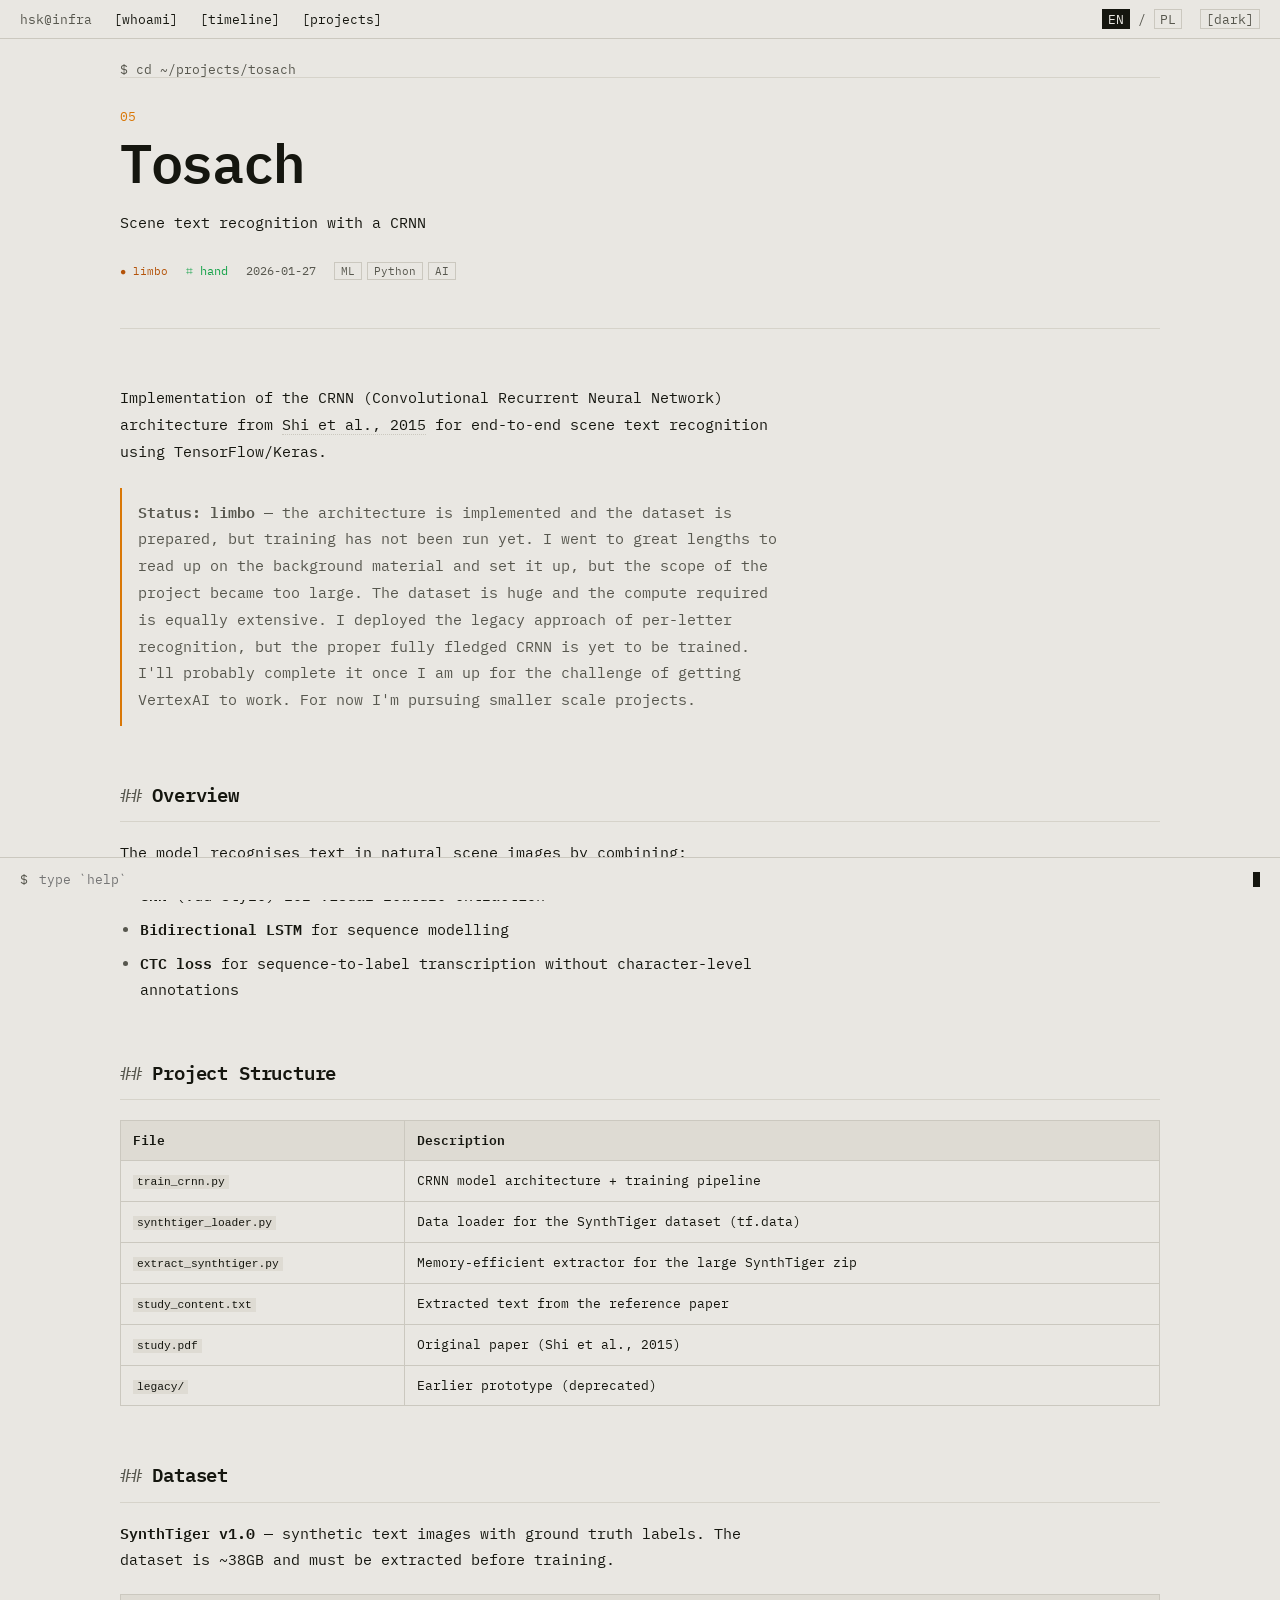
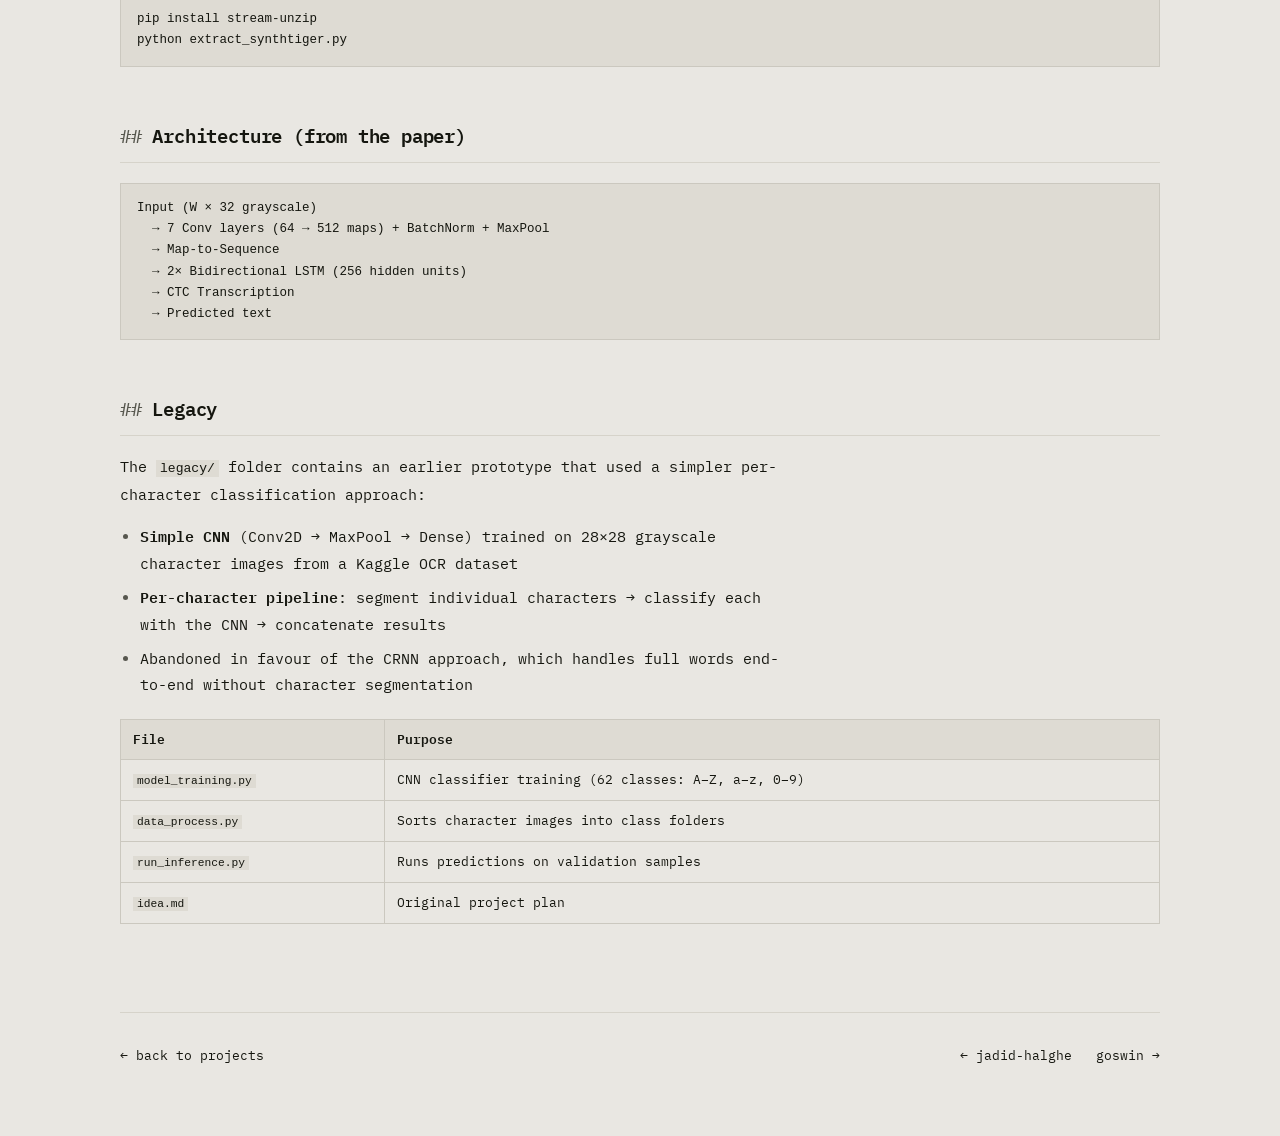
<file: projects/tosach.html>
<!DOCTYPE html>
<html lang="en" data-root="../">
<head>
<meta charset="utf-8">
<meta name="viewport" content="width=device-width, initial-scale=1">
<title>Tosach — Hugo Sokołowski-Katzer</title>
<meta name="description" content="Tosach — a CRNN implementation for end-to-end scene text recognition in TensorFlow/Keras. Architecture built, dataset prepared, training not yet run.">
<meta name="color-scheme" content="light dark">
<link rel="icon" href="data:image/svg+xml,<svg xmlns='http://www.w3.org/2000/svg' viewBox='0 0 16 16'><text y='13' font-size='13' font-family='monospace'>%24</text></svg>">
<link rel="preconnect" href="https://fonts.googleapis.com">
<link rel="preconnect" href="https://fonts.gstatic.com" crossorigin>
<link href="https://fonts.googleapis.com/css2?family=IBM+Plex+Mono:wght@400;500;600&display=swap" rel="stylesheet">
<link rel="stylesheet" href="../styles.css?v=2">
<script>
// Set the theme before first paint so there is no flash of the wrong palette.
(function () {
  var t;
  try { t = localStorage.getItem("hsk.theme"); } catch (e) {}
  if (t !== "light" && t !== "dark") {
    t = window.matchMedia && window.matchMedia("(prefers-color-scheme: dark)").matches ? "dark" : "light";
  }
  document.documentElement.dataset.theme = t;
})();
</script>
</head>
<body style="--pc:#d97706">
<div class="page">

<header class="bar">
  <span class="host">hsk@infra</span>
  <nav class="nav">
    <a href="../index.html#whoami">[<span data-i18n="n1">whoami</span>]</a>
    <a href="../index.html#timeline">[<span data-i18n="n2">timeline</span>]</a>
    <a href="../index.html#projects">[<span data-i18n="n3">projects</span>]</a>
  </nav>
  <span class="grow"></span>
  <div class="langs">
    <button type="button" class="lang is-on" data-lang="en" aria-pressed="true">EN</button>
    <span class="slash">/</span>
    <button type="button" class="lang" data-lang="pl" aria-pressed="false">PL</button>
  </div>
  <button type="button" class="theme-toggle" id="theme-toggle">[dark]</button>
</header>

<main class="main">

  <div class="crumbs">$ cd <a href="../index.html#projects">~/projects</a>/tosach</div>

  <section class="section section--proj">
    <div class="proj-idx">05</div>
    <h1 class="name name--proj">Tosach</h1>
    <p class="proj-sum">Scene text recognition with a CRNN</p>
    <div class="proj-meta">
      <span class="status" data-status="limbo">limbo</span>
      <span class="tool" data-tool="hand">hand</span>
      <span>2026-01-27</span>
      <span class="card-tags"><span>ML</span><span>Python</span><span>AI</span></span>
    </div>
  </section>

  <article class="section prose">

    <p>Implementation of the CRNN (Convolutional Recurrent Neural Network) architecture from <a href="https://arxiv.org/abs/1507.05717">Shi et al., 2015</a> for end-to-end scene text recognition using TensorFlow/Keras.</p>

    <blockquote>
      <p><strong>Status: limbo</strong> — the architecture is implemented and the dataset is prepared, but training has not been run yet. I went to great lengths to read up on the background material and set it up, but the scope of the project became too large. The dataset is huge and the compute required is equally extensive. I deployed the legacy approach of per-letter recognition, but the proper fully fledged CRNN is yet to be trained. I'll probably complete it once I am up for the challenge of getting VertexAI to work. For now I'm pursuing smaller scale projects.</p>
    </blockquote>

    <h2>Overview</h2>

    <p>The model recognises text in natural scene images by combining:</p>
    <ul>
      <li><strong>CNN</strong> (VGG-style) for visual feature extraction</li>
      <li><strong>Bidirectional LSTM</strong> for sequence modelling</li>
      <li><strong>CTC loss</strong> for sequence-to-label transcription without character-level annotations</li>
    </ul>

    <h2>Project Structure</h2>

    <div class="tbl">
    <table>
      <thead><tr><th>File</th><th>Description</th></tr></thead>
      <tbody>
        <tr><td><code>train_crnn.py</code></td><td>CRNN model architecture + training pipeline</td></tr>
        <tr><td><code>synthtiger_loader.py</code></td><td>Data loader for the SynthTiger dataset (tf.data)</td></tr>
        <tr><td><code>extract_synthtiger.py</code></td><td>Memory-efficient extractor for the large SynthTiger zip</td></tr>
        <tr><td><code>study_content.txt</code></td><td>Extracted text from the reference paper</td></tr>
        <tr><td><code>study.pdf</code></td><td>Original paper (Shi et al., 2015)</td></tr>
        <tr><td><code>legacy/</code></td><td>Earlier prototype (deprecated)</td></tr>
      </tbody>
    </table>
    </div>

    <h2>Dataset</h2>

    <p><strong>SynthTiger v1.0</strong> — synthetic text images with ground truth labels. The dataset is ~38GB and must be extracted before training.</p>

<pre><code>pip install stream-unzip
python extract_synthtiger.py</code></pre>

    <h2>Architecture (from the paper)</h2>

<pre><code>Input (W × 32 grayscale)
  → 7 Conv layers (64 → 512 maps) + BatchNorm + MaxPool
  → Map-to-Sequence
  → 2× Bidirectional LSTM (256 hidden units)
  → CTC Transcription
  → Predicted text</code></pre>

    <h2>Legacy</h2>

    <p>The <code>legacy/</code> folder contains an earlier prototype that used a simpler per-character classification approach:</p>
    <ul>
      <li><strong>Simple CNN</strong> (Conv2D → MaxPool → Dense) trained on 28×28 grayscale character images from a Kaggle OCR dataset</li>
      <li><strong>Per-character pipeline</strong>: segment individual characters → classify each with the CNN → concatenate results</li>
      <li>Abandoned in favour of the CRNN approach, which handles full words end-to-end without character segmentation</li>
    </ul>

    <div class="tbl">
    <table>
      <thead><tr><th>File</th><th>Purpose</th></tr></thead>
      <tbody>
        <tr><td><code>model_training.py</code></td><td>CNN classifier training (62 classes: A–Z, a–z, 0–9)</td></tr>
        <tr><td><code>data_process.py</code></td><td>Sorts character images into class folders</td></tr>
        <tr><td><code>run_inference.py</code></td><td>Runs predictions on validation samples</td></tr>
        <tr><td><code>idea.md</code></td><td>Original project plan</td></tr>
      </tbody>
    </table>
    </div>

  </article>

  <nav class="proj-nav">
    <a href="../index.html#projects">&larr; <span data-i18n="back">back to projects</span></a>
    <span class="grow"></span>
    <a href="halghe.html">&larr; jadid-halghe</a>
    <a href="goswin.html">goswin &rarr;</a>
  </nav>

</main>

<div class="console" id="console">
  <div class="console-out" id="console-out" hidden></div>
  <div class="console-in">
    <span class="dim">$</span>
    <input id="console-input" type="text" spellcheck="false" autocomplete="off" autocapitalize="off"
           aria-label="command" data-i18n-placeholder="hint" placeholder="type `help`">
    <span class="caret" aria-hidden="true"></span>
  </div>
</div>

</div>
<script src="../app.js?v=2"></script>
</body>
</html>
</file>
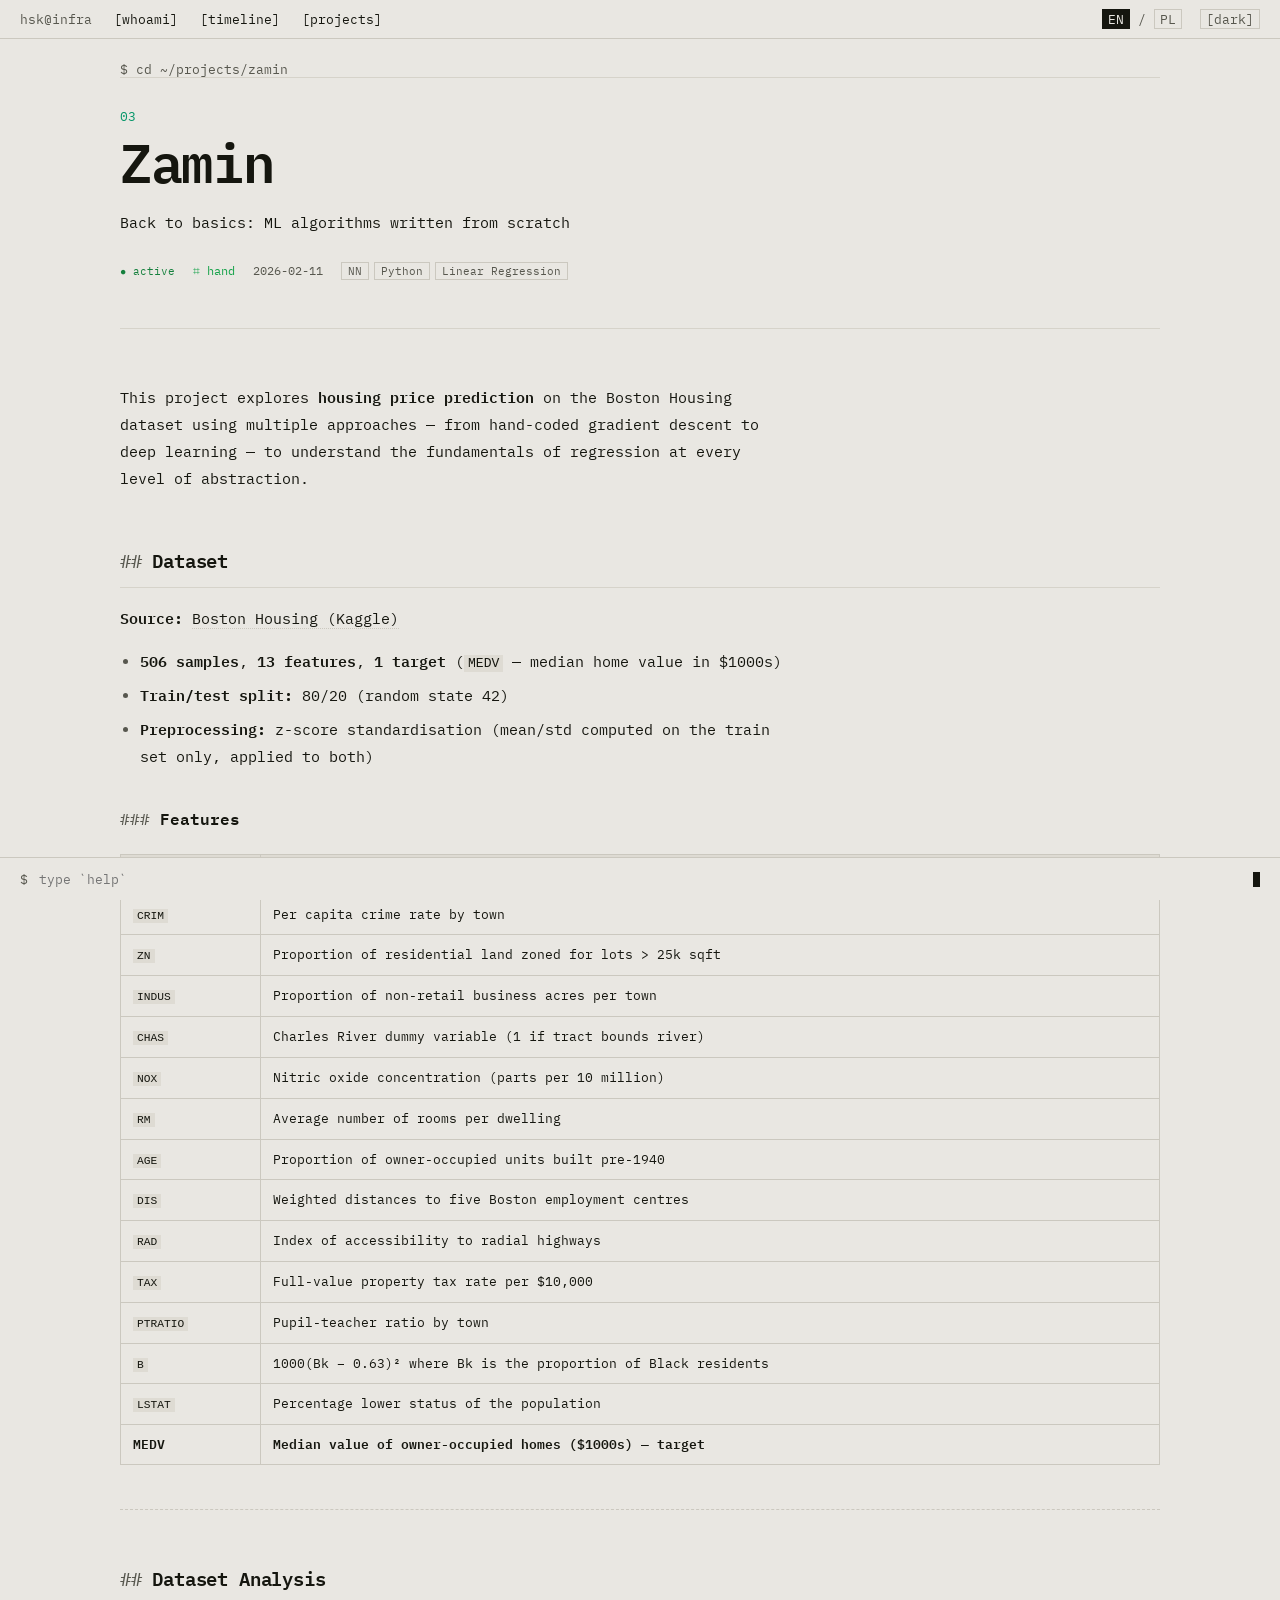
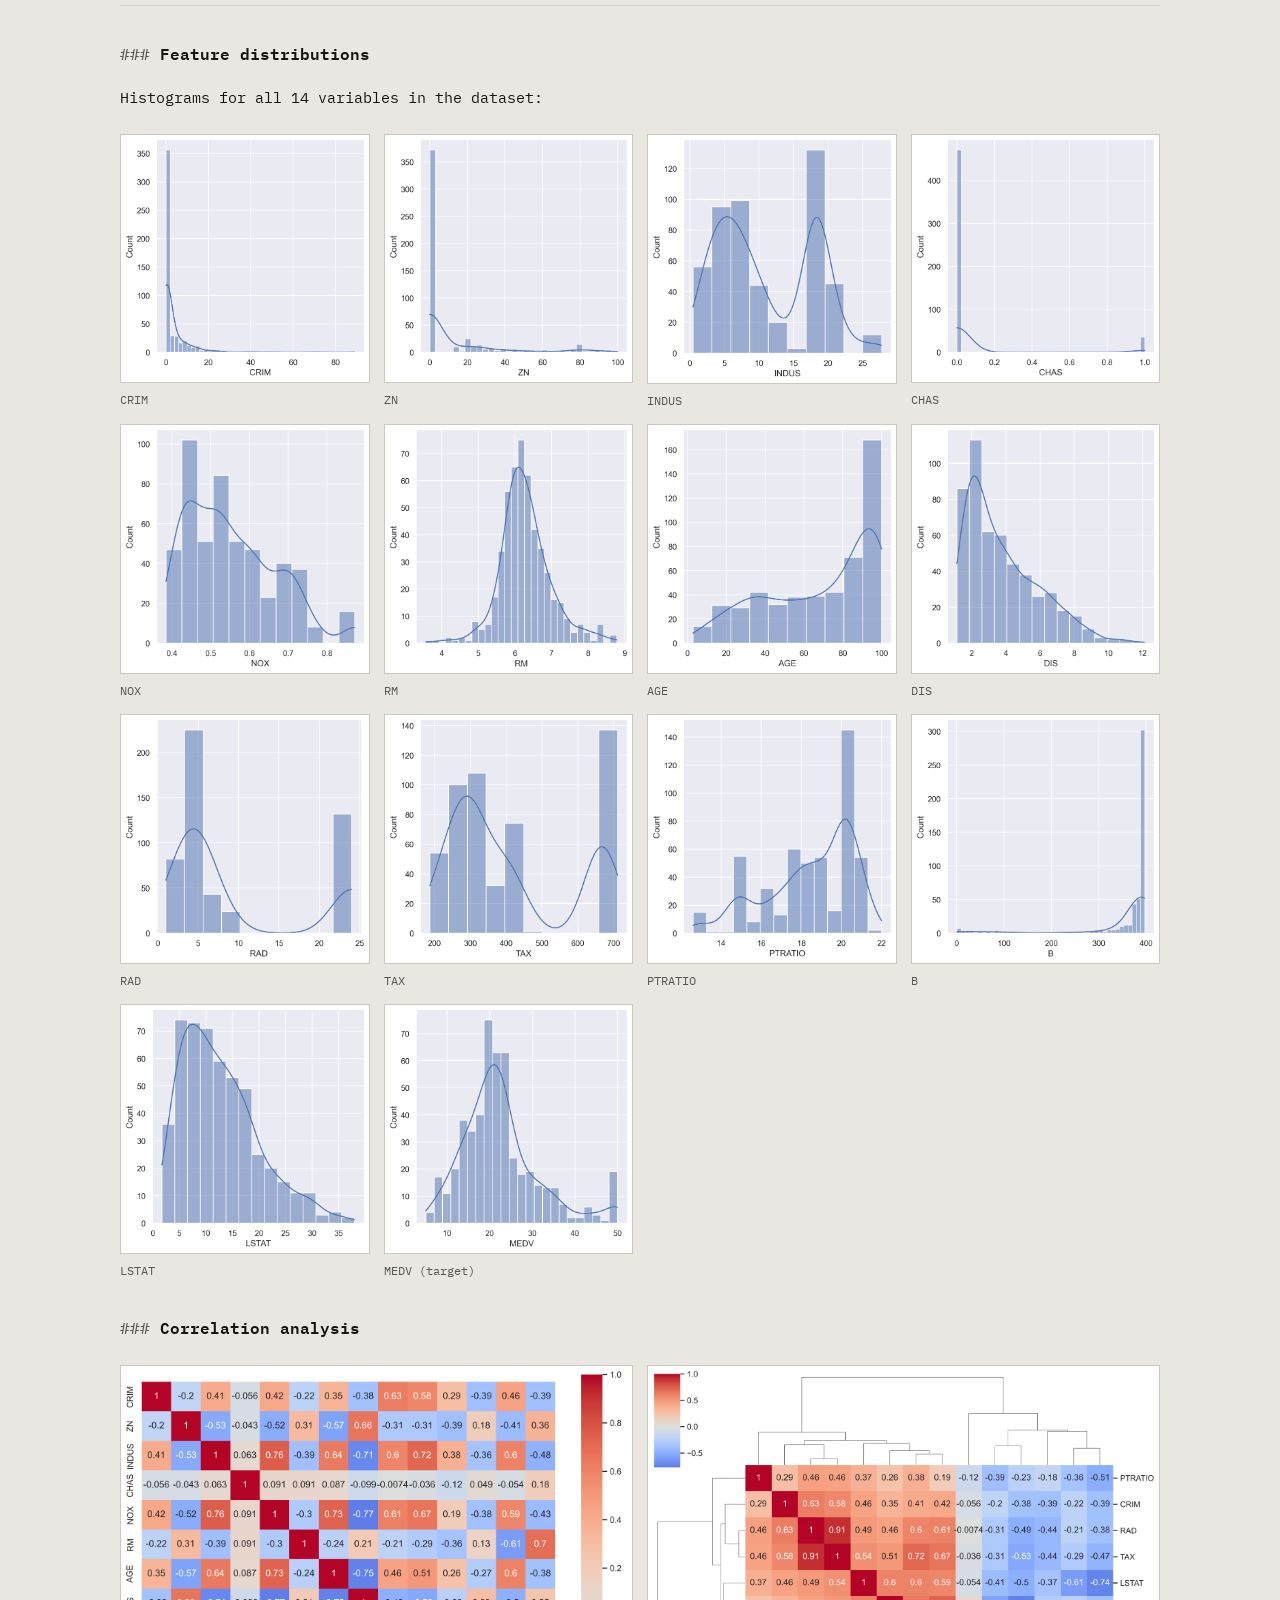
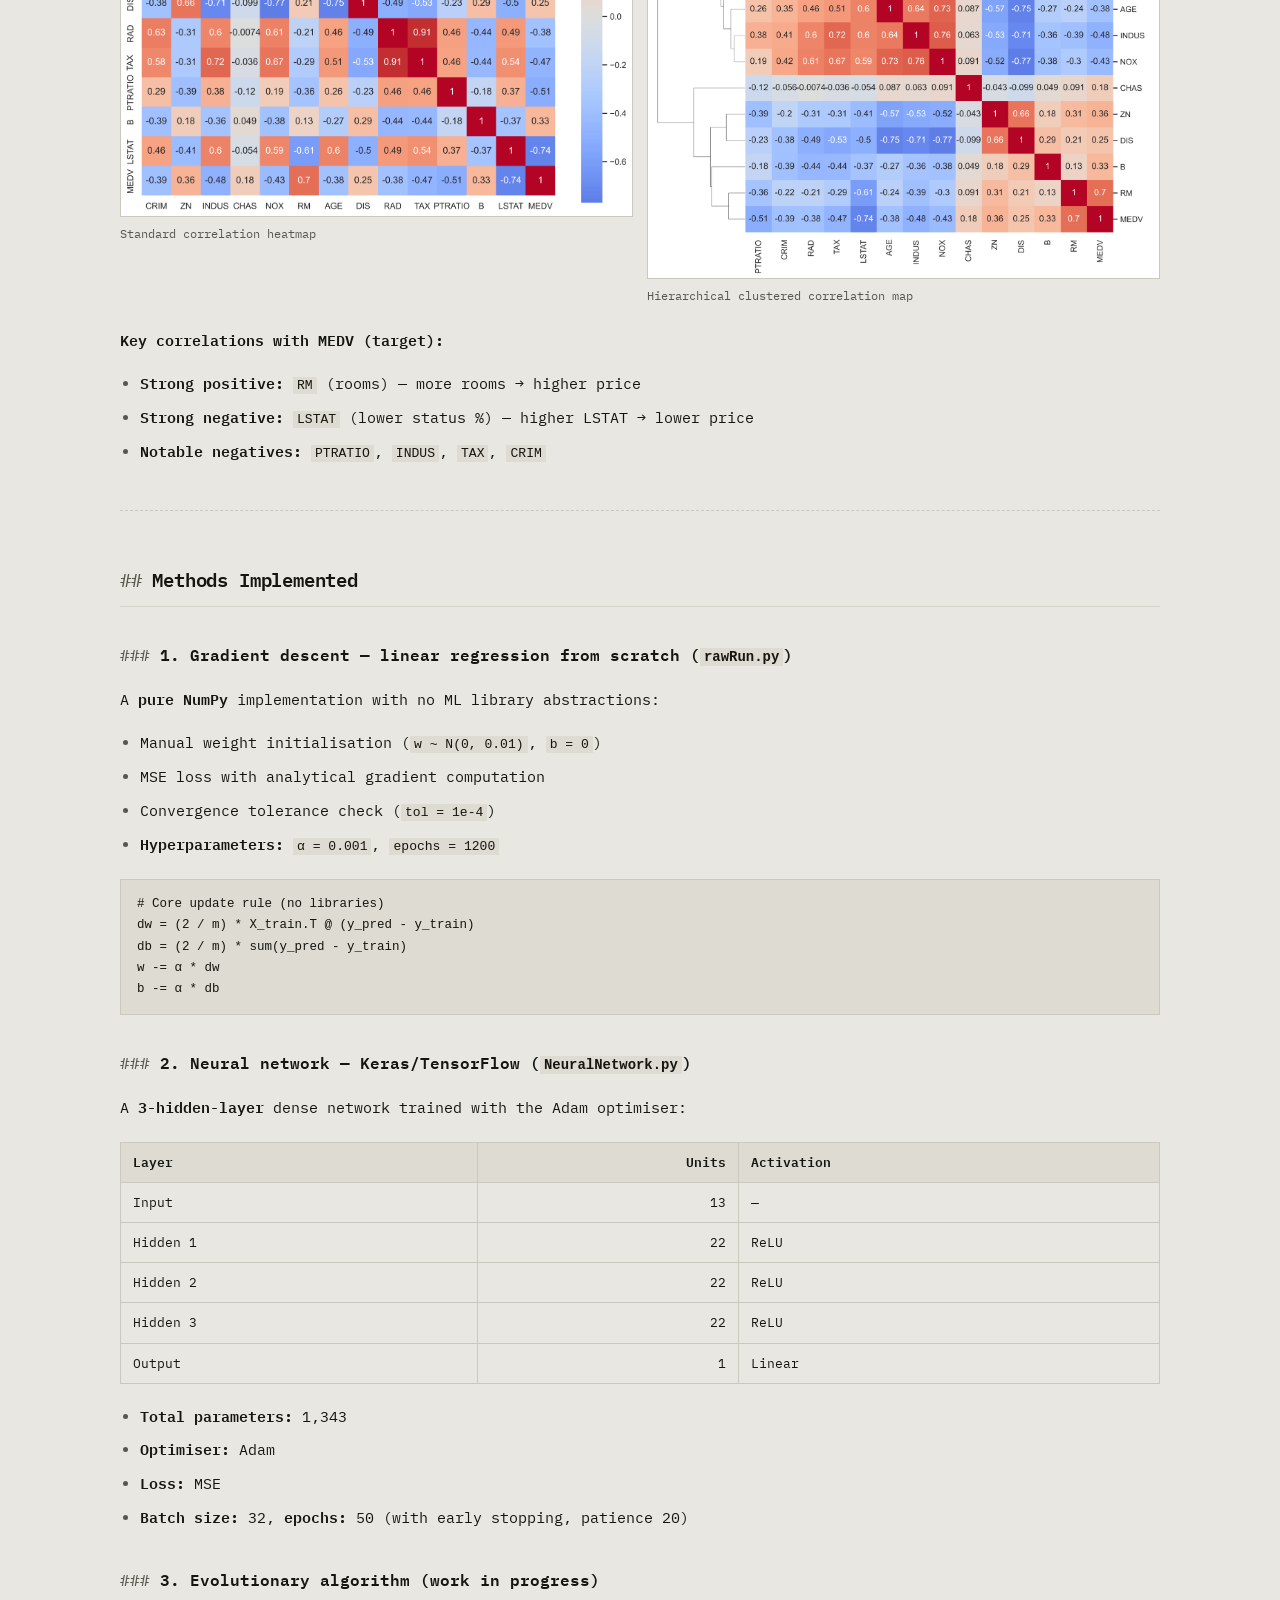
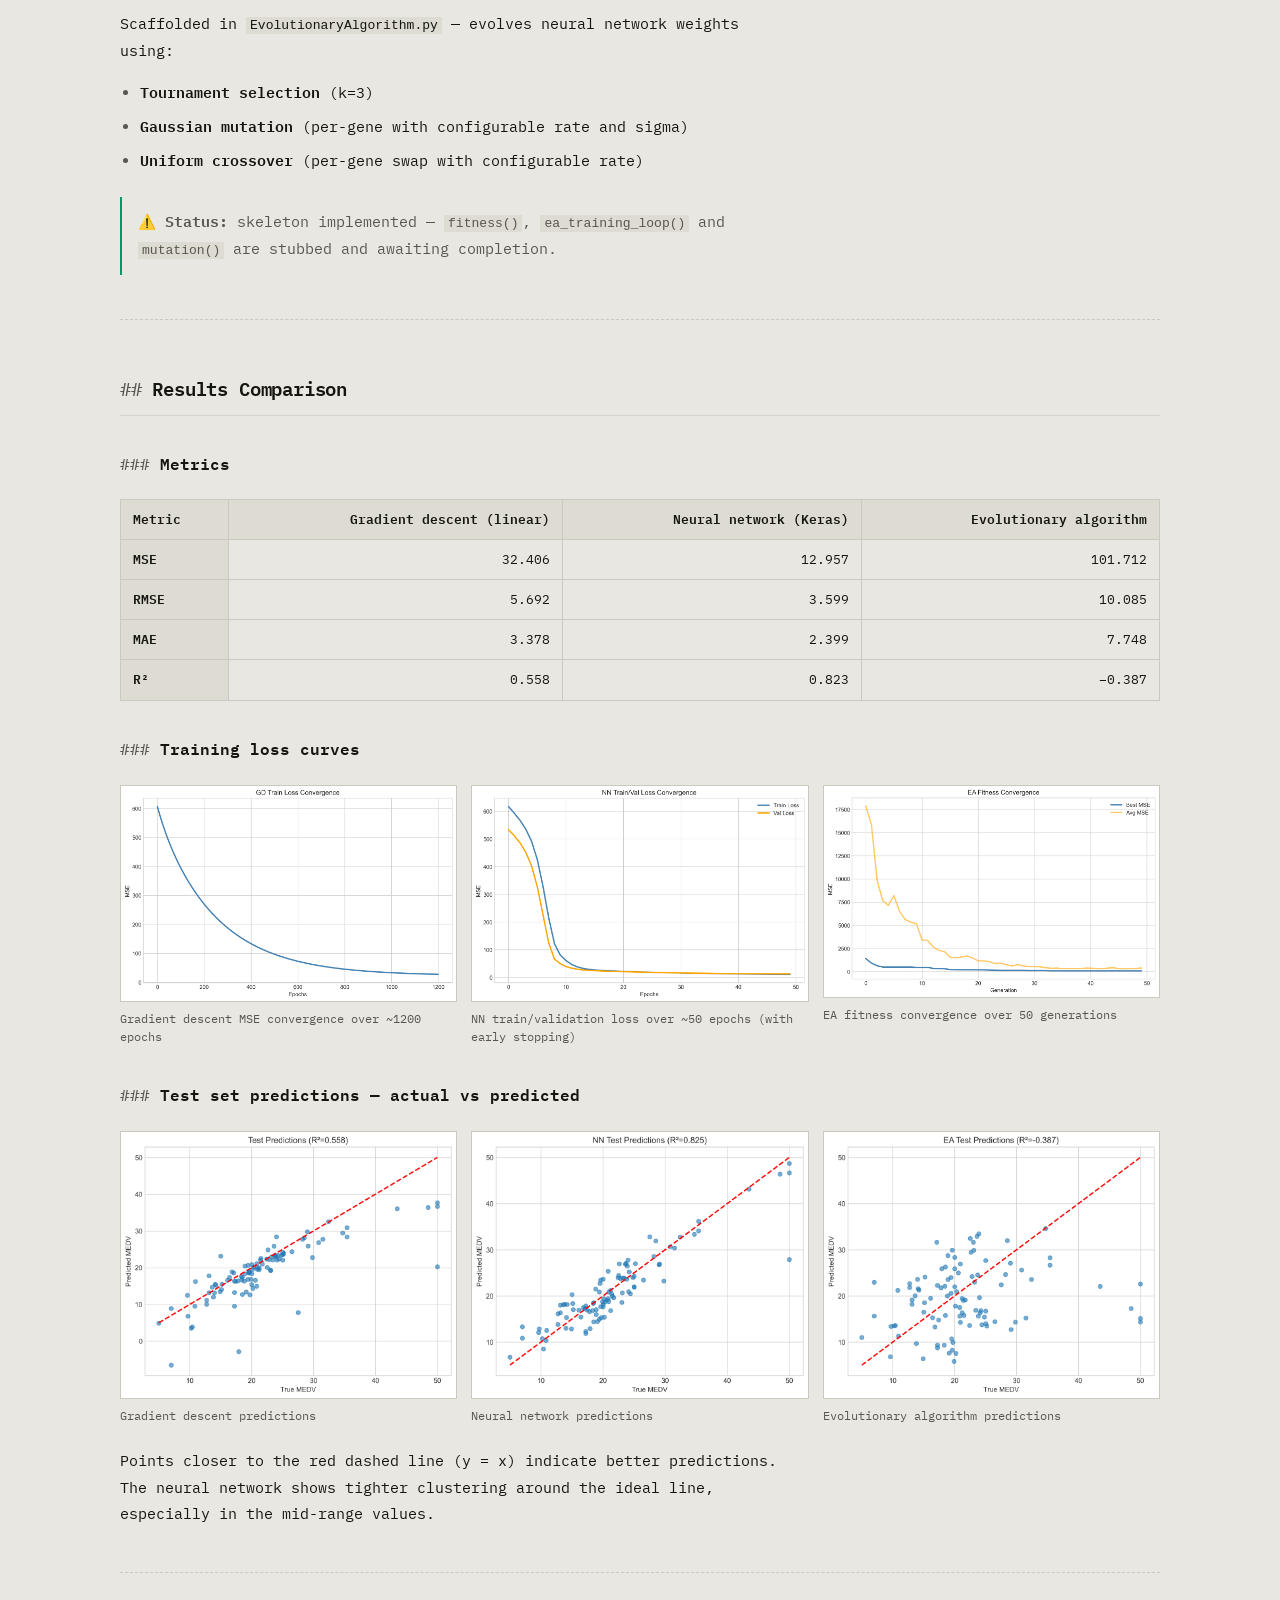
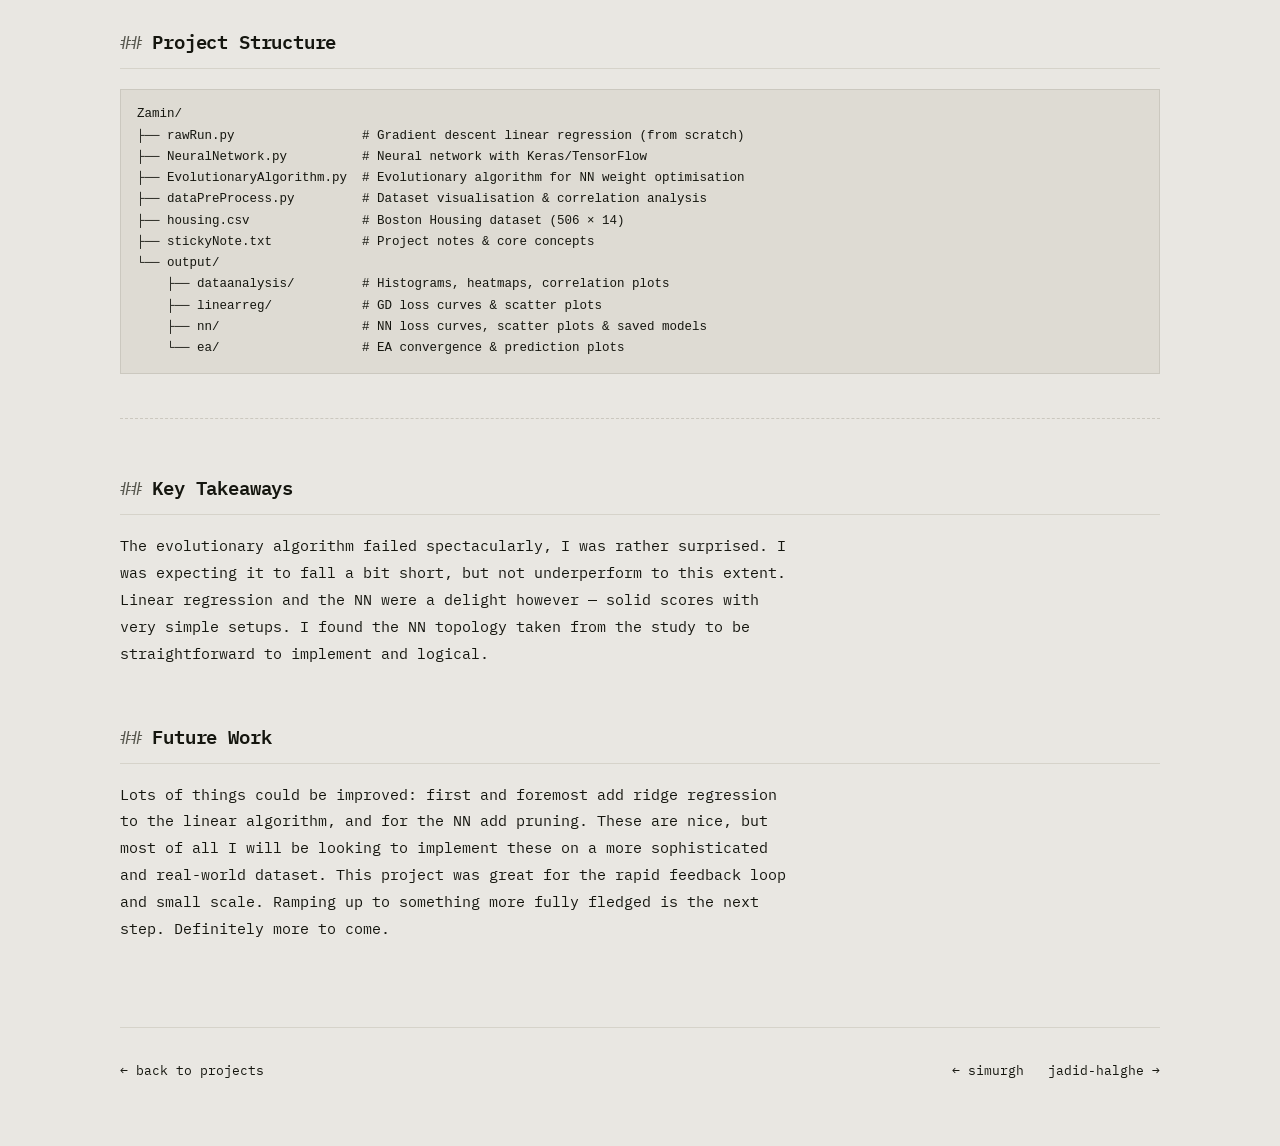
<file: projects/zamin.html>
<!DOCTYPE html>
<html lang="en" data-root="../">
<head>
<meta charset="utf-8">
<meta name="viewport" content="width=device-width, initial-scale=1">
<title>Zamin — Hugo Sokołowski-Katzer</title>
<meta name="description" content="Zamin — housing price prediction on the Boston Housing dataset three ways: hand-coded gradient descent, a Keras network, and an evolutionary algorithm.">
<meta name="color-scheme" content="light dark">
<link rel="icon" href="data:image/svg+xml,<svg xmlns='http://www.w3.org/2000/svg' viewBox='0 0 16 16'><text y='13' font-size='13' font-family='monospace'>%24</text></svg>">
<link rel="preconnect" href="https://fonts.googleapis.com">
<link rel="preconnect" href="https://fonts.gstatic.com" crossorigin>
<link href="https://fonts.googleapis.com/css2?family=IBM+Plex+Mono:wght@400;500;600&display=swap" rel="stylesheet">
<link rel="stylesheet" href="../styles.css?v=2">
<script>
// Set the theme before first paint so there is no flash of the wrong palette.
(function () {
  var t;
  try { t = localStorage.getItem("hsk.theme"); } catch (e) {}
  if (t !== "light" && t !== "dark") {
    t = window.matchMedia && window.matchMedia("(prefers-color-scheme: dark)").matches ? "dark" : "light";
  }
  document.documentElement.dataset.theme = t;
})();
</script>
</head>
<body style="--pc:#059669">
<div class="page">

<header class="bar">
  <span class="host">hsk@infra</span>
  <nav class="nav">
    <a href="../index.html#whoami">[<span data-i18n="n1">whoami</span>]</a>
    <a href="../index.html#timeline">[<span data-i18n="n2">timeline</span>]</a>
    <a href="../index.html#projects">[<span data-i18n="n3">projects</span>]</a>
  </nav>
  <span class="grow"></span>
  <div class="langs">
    <button type="button" class="lang is-on" data-lang="en" aria-pressed="true">EN</button>
    <span class="slash">/</span>
    <button type="button" class="lang" data-lang="pl" aria-pressed="false">PL</button>
  </div>
  <button type="button" class="theme-toggle" id="theme-toggle">[dark]</button>
</header>

<main class="main">

  <div class="crumbs">$ cd <a href="../index.html#projects">~/projects</a>/zamin</div>

  <section class="section section--proj">
    <div class="proj-idx">03</div>
    <h1 class="name name--proj">Zamin</h1>
    <p class="proj-sum">Back to basics: ML algorithms written from scratch</p>
    <div class="proj-meta">
      <span class="status" data-status="active">active</span>
      <span class="tool" data-tool="hand">hand</span>
      <span>2026-02-11</span>
      <span class="card-tags"><span>NN</span><span>Python</span><span>Linear Regression</span></span>
    </div>
  </section>

  <article class="section prose">

    <p>This project explores <strong>housing price prediction</strong> on the Boston Housing dataset using multiple approaches — from hand-coded gradient descent to deep learning — to understand the fundamentals of regression at every level of abstraction.</p>

    <h2>Dataset</h2>

    <p><strong>Source:</strong> <a href="https://www.kaggle.com/datasets/altavish/boston-housing-dataset">Boston Housing (Kaggle)</a></p>

    <ul>
      <li><strong>506 samples</strong>, <strong>13 features</strong>, <strong>1 target</strong> (<code>MEDV</code> — median home value in $1000s)</li>
      <li><strong>Train/test split:</strong> 80/20 (random state 42)</li>
      <li><strong>Preprocessing:</strong> z-score standardisation (mean/std computed on the train set only, applied to both)</li>
    </ul>

    <h3>Features</h3>

    <div class="tbl">
    <table>
      <thead><tr><th>Feature</th><th>Description</th></tr></thead>
      <tbody>
        <tr><td><code>CRIM</code></td><td>Per capita crime rate by town</td></tr>
        <tr><td><code>ZN</code></td><td>Proportion of residential land zoned for lots &gt; 25k sqft</td></tr>
        <tr><td><code>INDUS</code></td><td>Proportion of non-retail business acres per town</td></tr>
        <tr><td><code>CHAS</code></td><td>Charles River dummy variable (1 if tract bounds river)</td></tr>
        <tr><td><code>NOX</code></td><td>Nitric oxide concentration (parts per 10 million)</td></tr>
        <tr><td><code>RM</code></td><td>Average number of rooms per dwelling</td></tr>
        <tr><td><code>AGE</code></td><td>Proportion of owner-occupied units built pre-1940</td></tr>
        <tr><td><code>DIS</code></td><td>Weighted distances to five Boston employment centres</td></tr>
        <tr><td><code>RAD</code></td><td>Index of accessibility to radial highways</td></tr>
        <tr><td><code>TAX</code></td><td>Full-value property tax rate per $10,000</td></tr>
        <tr><td><code>PTRATIO</code></td><td>Pupil-teacher ratio by town</td></tr>
        <tr><td><code>B</code></td><td>1000(Bk − 0.63)² where Bk is the proportion of Black residents</td></tr>
        <tr><td><code>LSTAT</code></td><td>Percentage lower status of the population</td></tr>
        <tr><td><strong>MEDV</strong></td><td><strong>Median value of owner-occupied homes ($1000s) — target</strong></td></tr>
      </tbody>
    </table>
    </div>

    <hr>

    <h2>Dataset Analysis</h2>

    <h3>Feature distributions</h3>

    <p>Histograms for all 14 variables in the dataset:</p>

    <div class="figs">
      <figure class="fig"><img loading="lazy" src="../img/CRIM.png" alt="CRIM distribution"><figcaption>CRIM</figcaption></figure>
      <figure class="fig"><img loading="lazy" src="../img/ZN.png" alt="ZN distribution"><figcaption>ZN</figcaption></figure>
      <figure class="fig"><img loading="lazy" src="../img/INDUS.png" alt="INDUS distribution"><figcaption>INDUS</figcaption></figure>
      <figure class="fig"><img loading="lazy" src="../img/CHAS.png" alt="CHAS distribution"><figcaption>CHAS</figcaption></figure>
      <figure class="fig"><img loading="lazy" src="../img/NOX.png" alt="NOX distribution"><figcaption>NOX</figcaption></figure>
      <figure class="fig"><img loading="lazy" src="../img/RM.png" alt="RM distribution"><figcaption>RM</figcaption></figure>
      <figure class="fig"><img loading="lazy" src="../img/AGE.png" alt="AGE distribution"><figcaption>AGE</figcaption></figure>
      <figure class="fig"><img loading="lazy" src="../img/DIS.png" alt="DIS distribution"><figcaption>DIS</figcaption></figure>
      <figure class="fig"><img loading="lazy" src="../img/RAD.png" alt="RAD distribution"><figcaption>RAD</figcaption></figure>
      <figure class="fig"><img loading="lazy" src="../img/TAX.png" alt="TAX distribution"><figcaption>TAX</figcaption></figure>
      <figure class="fig"><img loading="lazy" src="../img/PTRATIO.png" alt="PTRATIO distribution"><figcaption>PTRATIO</figcaption></figure>
      <figure class="fig"><img loading="lazy" src="../img/B.png" alt="B distribution"><figcaption>B</figcaption></figure>
      <figure class="fig"><img loading="lazy" src="../img/LSTAT.png" alt="LSTAT distribution"><figcaption>LSTAT</figcaption></figure>
      <figure class="fig"><img loading="lazy" src="../img/MEDV.png" alt="MEDV distribution"><figcaption>MEDV (target)</figcaption></figure>
    </div>

    <h3>Correlation analysis</h3>

    <div class="figs">
      <figure class="fig"><img loading="lazy" src="../img/corr_heatmap.png" alt="Correlation heatmap"><figcaption>Standard correlation heatmap</figcaption></figure>
      <figure class="fig"><img loading="lazy" src="../img/corr_clustermap.png" alt="Correlation clustermap"><figcaption>Hierarchical clustered correlation map</figcaption></figure>
    </div>

    <p><strong>Key correlations with MEDV (target):</strong></p>
    <ul>
      <li><strong>Strong positive:</strong> <code>RM</code> (rooms) — more rooms → higher price</li>
      <li><strong>Strong negative:</strong> <code>LSTAT</code> (lower status %) — higher LSTAT → lower price</li>
      <li><strong>Notable negatives:</strong> <code>PTRATIO</code>, <code>INDUS</code>, <code>TAX</code>, <code>CRIM</code></li>
    </ul>

    <hr>

    <h2>Methods Implemented</h2>

    <h3>1. Gradient descent — linear regression from scratch (<code>rawRun.py</code>)</h3>

    <p>A <strong>pure NumPy</strong> implementation with no ML library abstractions:</p>
    <ul>
      <li>Manual weight initialisation (<code>w ~ N(0, 0.01)</code>, <code>b = 0</code>)</li>
      <li>MSE loss with analytical gradient computation</li>
      <li>Convergence tolerance check (<code>tol = 1e-4</code>)</li>
      <li><strong>Hyperparameters:</strong> <code>α = 0.001</code>, <code>epochs = 1200</code></li>
    </ul>

<pre><code># Core update rule (no libraries)
dw = (2 / m) * X_train.T @ (y_pred - y_train)
db = (2 / m) * sum(y_pred - y_train)
w -= α * dw
b -= α * db</code></pre>

    <h3>2. Neural network — Keras/TensorFlow (<code>NeuralNetwork.py</code>)</h3>

    <p>A <strong>3-hidden-layer</strong> dense network trained with the Adam optimiser:</p>

    <div class="tbl">
    <table>
      <thead><tr><th>Layer</th><th class="num">Units</th><th>Activation</th></tr></thead>
      <tbody>
        <tr><td>Input</td><td class="num">13</td><td>—</td></tr>
        <tr><td>Hidden 1</td><td class="num">22</td><td>ReLU</td></tr>
        <tr><td>Hidden 2</td><td class="num">22</td><td>ReLU</td></tr>
        <tr><td>Hidden 3</td><td class="num">22</td><td>ReLU</td></tr>
        <tr><td>Output</td><td class="num">1</td><td>Linear</td></tr>
      </tbody>
    </table>
    </div>

    <ul>
      <li><strong>Total parameters:</strong> 1,343</li>
      <li><strong>Optimiser:</strong> Adam</li>
      <li><strong>Loss:</strong> MSE</li>
      <li><strong>Batch size:</strong> 32, <strong>epochs:</strong> 50 (with early stopping, patience 20)</li>
    </ul>

    <h3>3. Evolutionary algorithm (work in progress)</h3>

    <p>Scaffolded in <code>EvolutionaryAlgorithm.py</code> — evolves neural network weights using:</p>
    <ul>
      <li><strong>Tournament selection</strong> (k=3)</li>
      <li><strong>Gaussian mutation</strong> (per-gene with configurable rate and sigma)</li>
      <li><strong>Uniform crossover</strong> (per-gene swap with configurable rate)</li>
    </ul>

    <blockquote>
      <p>⚠️ <strong>Status:</strong> skeleton implemented — <code>fitness()</code>, <code>ea_training_loop()</code> and <code>mutation()</code> are stubbed and awaiting completion.</p>
    </blockquote>

    <hr>

    <h2>Results Comparison</h2>

    <h3>Metrics</h3>

    <div class="tbl">
    <table>
      <thead><tr><th>Metric</th><th class="num">Gradient descent (linear)</th><th class="num">Neural network (Keras)</th><th class="num">Evolutionary algorithm</th></tr></thead>
      <tbody>
        <tr><th>MSE</th><td class="num">32.406</td><td class="num">12.957</td><td class="num">101.712</td></tr>
        <tr><th>RMSE</th><td class="num">5.692</td><td class="num">3.599</td><td class="num">10.085</td></tr>
        <tr><th>MAE</th><td class="num">3.378</td><td class="num">2.399</td><td class="num">7.748</td></tr>
        <tr><th>R²</th><td class="num">0.558</td><td class="num">0.823</td><td class="num">−0.387</td></tr>
      </tbody>
    </table>
    </div>

    <h3>Training loss curves</h3>

    <div class="figs">
      <figure class="fig"><img loading="lazy" src="../img/gd_loss.png" alt="Gradient descent loss curve"><figcaption>Gradient descent MSE convergence over ~1200 epochs</figcaption></figure>
      <figure class="fig"><img loading="lazy" src="../img/nn_loss.png" alt="Neural network loss curve"><figcaption>NN train/validation loss over ~50 epochs (with early stopping)</figcaption></figure>
      <figure class="fig"><img loading="lazy" src="../img/ea_loss.png" alt="Evolutionary algorithm fitness curve"><figcaption>EA fitness convergence over 50 generations</figcaption></figure>
    </div>

    <h3>Test set predictions — actual vs predicted</h3>

    <div class="figs">
      <figure class="fig"><img loading="lazy" src="../img/test_scatter.png" alt="Gradient descent predictions scatter"><figcaption>Gradient descent predictions</figcaption></figure>
      <figure class="fig"><img loading="lazy" src="../img/nn_test_scatter.png" alt="Neural network predictions scatter"><figcaption>Neural network predictions</figcaption></figure>
      <figure class="fig"><img loading="lazy" src="../img/ea_test_scatter.png" alt="Evolutionary algorithm predictions scatter"><figcaption>Evolutionary algorithm predictions</figcaption></figure>
    </div>

    <p>Points closer to the red dashed line (y = x) indicate better predictions. The neural network shows tighter clustering around the ideal line, especially in the mid-range values.</p>

    <hr>

    <h2>Project Structure</h2>

<pre><code>Zamin/
├── rawRun.py                 # Gradient descent linear regression (from scratch)
├── NeuralNetwork.py          # Neural network with Keras/TensorFlow
├── EvolutionaryAlgorithm.py  # Evolutionary algorithm for NN weight optimisation
├── dataPreProcess.py         # Dataset visualisation &amp; correlation analysis
├── housing.csv               # Boston Housing dataset (506 × 14)
├── stickyNote.txt            # Project notes &amp; core concepts
└── output/
    ├── dataanalysis/         # Histograms, heatmaps, correlation plots
    ├── linearreg/            # GD loss curves &amp; scatter plots
    ├── nn/                   # NN loss curves, scatter plots &amp; saved models
    └── ea/                   # EA convergence &amp; prediction plots</code></pre>

    <hr>

    <h2>Key Takeaways</h2>

    <p>The evolutionary algorithm failed spectacularly, I was rather surprised. I was expecting it to fall a bit short, but not underperform to this extent. Linear regression and the NN were a delight however — solid scores with very simple setups. I found the NN topology taken from the study to be straightforward to implement and logical.</p>

    <h2>Future Work</h2>

    <p>Lots of things could be improved: first and foremost add ridge regression to the linear algorithm, and for the NN add pruning. These are nice, but most of all I will be looking to implement these on a more sophisticated and real-world dataset. This project was great for the rapid feedback loop and small scale. Ramping up to something more fully fledged is the next step. Definitely more to come.</p>

  </article>

  <nav class="proj-nav">
    <a href="../index.html#projects">&larr; <span data-i18n="back">back to projects</span></a>
    <span class="grow"></span>
    <a href="simurgh.html">&larr; simurgh</a>
    <a href="halghe.html">jadid-halghe &rarr;</a>
  </nav>

</main>

<div class="console" id="console">
  <div class="console-out" id="console-out" hidden></div>
  <div class="console-in">
    <span class="dim">$</span>
    <input id="console-input" type="text" spellcheck="false" autocomplete="off" autocapitalize="off"
           aria-label="command" data-i18n-placeholder="hint" placeholder="type `help`">
    <span class="caret" aria-hidden="true"></span>
  </div>
</div>

</div>
<script src="../app.js?v=2"></script>
</body>
</html>
</file>
<file: styles.css>
/* ---------------------------------------------------------------- tokens */

:root {
  --bg:   #e9e7e2;
  --ink:  #15160f;
  --dim:  #57574e;
  --line: #cbc8bf;
  --rule: #d6d3ca;
  --fill: #dedbd3;
  --accent: #b3121f;

  /* Project lifecycle states. */
  --st-active:       #15803d;
  --st-complete:     #1d4ed8;
  --st-limbo:        #b45309;
  --st-discontinued: #6b7280;
  --st-abandoned:    #b3121f;
}

html[data-theme="dark"] {
  --bg:   #0f1110;
  --ink:  #d8d5cd;
  --dim:  #7e837d;
  --line: #282b29;
  --rule: #1e211f;
  --fill: #151817;

  --st-active:       #4ade80;
  --st-complete:     #7ab3fb;
  --st-limbo:        #fbbf24;
  --st-discontinued: #9ca3af;
  --st-abandoned:    #f87171;
}

/* ------------------------------------------------------------------ base */

* { box-sizing: border-box; }

html {
  background: var(--bg);
  scroll-behavior: smooth;
}

body {
  margin: 0;
  background: var(--bg);
  color: var(--ink);
  font-family: "IBM Plex Mono", ui-monospace, SFMono-Regular, Menlo, Consolas, monospace;
  -webkit-font-smoothing: antialiased;
}

a { color: var(--ink); text-decoration: none; }
a:hover { color: var(--ink); background: var(--fill); }

button {
  font: inherit;
  color: inherit;
  background: none;
  border: 0;
  padding: 0;
  cursor: pointer;
}

input {
  font: inherit;
  color: inherit;
  background: none;
  border: 0;
  outline: none;
}

::selection { background: var(--ink); color: var(--bg); }

[hidden] { display: none !important; }

:focus-visible { outline: 1px solid var(--ink); outline-offset: 2px; }

.page { min-height: 100vh; padding-bottom: 64px; }
.dim { color: var(--dim); }
.grow { flex: 1; }

/* Filler rules that stretch between two labels. */
.rule { flex: 1; min-width: 20px; }
.rule--dashed { border-top: 1px dashed var(--line); }
.rule--dotted { border-top: 1px dotted var(--line); min-width: 18px; }

.prompt { color: var(--dim); font-size: 12.5px; }

/* ---------------------------------------------------------------- header */

.bar {
  position: sticky;
  top: 0;
  z-index: 20;
  display: flex;
  flex-wrap: wrap;
  align-items: center;
  gap: 6px 18px;
  padding: 9px 20px;
  background: var(--bg);
  border-bottom: 1px solid var(--line);
  font-size: 12.5px;
}

.host { color: var(--dim); white-space: nowrap; }

.nav { display: flex; gap: 14px; flex-wrap: wrap; }
.nav a { padding: 1px 4px; }

.langs { display: flex; align-items: center; gap: 8px; }
.slash { color: var(--dim); }

.lang {
  padding: 1px 5px;
  border: 1px solid var(--line);
  color: var(--dim);
}
.lang.is-on {
  border-color: transparent;
  color: var(--bg);
  background: var(--ink);
}
.lang[data-lang="pl"].is-on { background: var(--accent); }

.theme-toggle {
  padding: 1px 5px;
  border: 1px solid var(--line);
  color: var(--dim);
  white-space: nowrap;
}

/* ----------------------------------------------------------------- shell */

.main {
  max-width: 1080px;
  margin: 0 auto;
  padding: 0 20px;
}

.section {
  padding: 56px 0 68px;
  border-top: 1px solid var(--rule);
  scroll-margin-top: 52px;
}
.section--hero { padding: 84px 0 68px; border-top: 0; }
.section--last { padding-bottom: 40px; }

.sec-head {
  display: flex;
  align-items: baseline;
  gap: 14px;
  margin-bottom: 36px;
}

/* ------------------------------------------------------------------ hero */

.name {
  margin: 0;
  font-size: clamp(32px, 6.4vw, 66px);
  font-weight: 600;
  letter-spacing: -0.025em;
  line-height: 1.02;
  text-wrap: balance;
}

.ruled-row {
  margin: 22px 0 0;
  display: flex;
  align-items: center;
  gap: 12px;
  flex-wrap: wrap;
  color: var(--dim);
  font-size: 12px;
}

.bio {
  margin: 26px 0 0;
  max-width: 68ch;
  font-size: 15px;
  line-height: 1.8;
  color: var(--ink);
}

/* --------------------------------------------------------- cell / card grid */

.cells {
  display: grid;
  grid-template-columns: repeat(auto-fit, minmax(230px, 1fr));
  gap: 1px;
  background: var(--line);
  border: 1px solid var(--line);
}

.cell {
  display: flex;
  justify-content: space-between;
  gap: 12px;
  padding: 13px 14px;
  background: var(--bg);
  font-size: 13px;
}

.section--hero .cells { margin-top: 46px; }

.cells--cards { grid-template-columns: repeat(auto-fill, minmax(268px, 1fr)); }

.card {
  position: relative;
  display: flex;
  flex-direction: column;
  padding: 18px 16px 16px;
  background: var(--bg);
  min-height: 208px;
}
/* Each project carries its own accent colour from the sister site. */
.card::before {
  content: "";
  position: absolute;
  top: 0; left: 0; right: 0;
  height: 2px;
  background: var(--pc, var(--line));
}
.card:hover { background: var(--fill); }

.card-top {
  display: flex;
  justify-content: space-between;
  align-items: baseline;
  gap: 10px;
  color: var(--dim);
  font-size: 11.5px;
}

.card-slug { margin-top: 12px; font-size: 15px; }

.card-desc {
  margin-top: 9px;
  color: var(--dim);
  font-size: 12.5px;
  line-height: 1.65;
}

.card-tags {
  margin-top: 13px;
  display: flex;
  flex-wrap: wrap;
  gap: 5px;
}
.card-tags span {
  padding: 1px 6px;
  border: 1px solid var(--line);
  color: var(--dim);
  font-size: 10.5px;
}

.card-foot {
  margin-top: auto;
  padding-top: 14px;
  display: flex;
  align-items: baseline;
  gap: 10px;
  color: var(--dim);
  font-size: 11px;
}

/* --------------------------------------------------------------- status */

.status { font-size: 10.5px; white-space: nowrap; }
.status::before { content: "\25CF\00a0"; }
.status[data-status="active"]       { color: var(--st-active); }
.status[data-status="complete"]     { color: var(--st-complete); }
.status[data-status="limbo"]        { color: var(--st-limbo); }
.status[data-status="discontinued"] { color: var(--st-discontinued); }
.status[data-status="abandoned"]    { color: var(--st-abandoned); }

/* Which hands built it — mirrors data/tools.yaml on the sister site. */
.tool { white-space: nowrap; }
.tool::before { content: "\2317\00a0"; }
.tool[data-tool="hand"]        { color: #16a34a; }
.tool[data-tool="claude-code"] { color: #d97706; }
.tool[data-tool="antigravity"] { color: #db2777; }

/* ------------------------------------------------------------------ tree */

.tree { font-size: 13.5px; line-height: 2.05; }

.row {
  display: grid;
  grid-template-columns: auto minmax(0, 1fr);
  gap: 0 14px;
  align-items: baseline;
}

.pre { white-space: pre; color: var(--dim); }

.row-line {
  display: flex;
  flex-wrap: wrap;
  align-items: baseline;
  gap: 2px 14px;
  min-width: 0;
}

.label { color: var(--ink); }
.row--head .label { font-weight: 500; }
/* Spacer rows and headings keep the column rhythm without drawing a leader. */
.row--head .rule--dotted { opacity: 0; }

.meta { color: var(--dim); font-size: 12px; }

.when {
  color: var(--dim);
  font-size: 12px;
  min-width: 170px;
  text-align: right;
}

/* --------------------------------------------------------------- console */

.console {
  position: fixed;
  left: 0;
  right: 0;
  bottom: 0;
  z-index: 30;
  background: var(--bg);
  border-top: 1px solid var(--line);
}

.console-out {
  max-height: 190px;
  overflow: auto;
  padding: 12px 20px 4px;
  font-size: 12.5px;
  line-height: 1.75;
  color: var(--dim);
  border-bottom: 1px dashed var(--line);
}
.console-out div { white-space: pre-wrap; }

.console-in {
  display: flex;
  align-items: center;
  gap: 9px;
  padding: 0 20px;
  height: 42px;
  font-size: 13px;
}
.console-in input { flex: 1; min-width: 0; height: 42px; }

.caret {
  width: 7px;
  height: 15px;
  background: var(--ink);
  animation: blink 1.1s step-end infinite;
}

@keyframes blink {
  0%, 49%   { opacity: 1; }
  50%, 100% { opacity: 0; }
}

/* --------------------------------------------------- project sub-pages */

.crumbs {
  padding: 22px 0 0;
  color: var(--dim);
  font-size: 12.5px;
}
.crumbs a { color: var(--dim); }
.crumbs a:hover { color: var(--ink); }

.section--proj { padding: 30px 0 48px; }

.proj-idx {
  color: var(--pc, var(--dim));
  font-size: 12.5px;
}

.name--proj { margin-top: 10px; font-size: clamp(30px, 5.4vw, 54px); }

.proj-sum {
  margin: 20px 0 0;
  max-width: 68ch;
  font-size: 15px;
  line-height: 1.8;
}

.proj-meta {
  margin-top: 26px;
  display: flex;
  flex-wrap: wrap;
  align-items: baseline;
  gap: 8px 18px;
  font-size: 11.5px;
  color: var(--dim);
}
.proj-meta .card-tags { margin-top: 0; }

/* ----------------------------------------------------------------- prose */

.prose { font-size: 14.5px; line-height: 1.85; }
.prose > *:first-child { margin-top: 0; }

.prose h2 {
  margin: 52px 0 18px;
  padding-bottom: 8px;
  border-bottom: 1px solid var(--rule);
  font-size: 19px;
  font-weight: 600;
  letter-spacing: -0.01em;
}
.prose h2::before { content: "## "; color: var(--dim); font-weight: 400; }

.prose h3 {
  margin: 34px 0 12px;
  font-size: 15.5px;
  font-weight: 600;
}
.prose h3::before { content: "### "; color: var(--dim); font-weight: 400; }

.prose h4 {
  margin: 26px 0 10px;
  font-size: 14px;
  font-weight: 600;
  color: var(--dim);
}

.prose p { margin: 16px 0; max-width: 74ch; }
.prose ul, .prose ol { margin: 16px 0; padding-left: 20px; max-width: 74ch; }
.prose li { margin: 7px 0; }
.prose li::marker { color: var(--dim); }

.prose a { border-bottom: 1px dotted var(--line); }
.prose a:hover { border-bottom-color: var(--ink); }

.prose strong { font-weight: 600; }
.prose em { font-style: italic; color: var(--dim); }

.prose hr {
  margin: 44px 0;
  border: 0;
  border-top: 1px dashed var(--line);
}

.prose blockquote {
  margin: 22px 0;
  padding: 2px 0 2px 16px;
  border-left: 2px solid var(--pc, var(--line));
  color: var(--dim);
  max-width: 74ch;
}
.prose blockquote p { margin: 10px 0; }

.prose code {
  padding: 1px 4px;
  background: var(--fill);
  font-size: 0.9em;
}

.prose pre {
  margin: 20px 0;
  padding: 14px 16px;
  overflow-x: auto;
  background: var(--fill);
  border: 1px solid var(--line);
  font-size: 12.5px;
  line-height: 1.7;
}
.prose pre code { padding: 0; background: none; font-size: inherit; }

/* Tables carry a lot of this content — keep them scrollable on phones. */
.tbl { margin: 20px 0; overflow-x: auto; }
.prose table {
  width: 100%;
  border-collapse: collapse;
  font-size: 12.5px;
}
.prose th, .prose td {
  padding: 8px 12px;
  border: 1px solid var(--line);
  text-align: left;
  vertical-align: top;
}
.prose th {
  background: var(--fill);
  font-weight: 600;
  white-space: nowrap;
}
.prose td.num, .prose th.num { text-align: right; white-space: nowrap; }

.prose details {
  margin: 20px 0;
  border: 1px solid var(--line);
  padding: 0 14px;
}
.prose details[open] { padding-bottom: 12px; }
.prose summary {
  padding: 11px 0;
  cursor: pointer;
  color: var(--dim);
  font-size: 12.5px;
}
.prose summary:hover { color: var(--ink); }

/* Figures pulled from the sister site at hugokatzer.tech. */
.figs {
  margin: 22px 0;
  display: grid;
  grid-template-columns: repeat(auto-fit, minmax(200px, 1fr));
  gap: 14px;
}
.figs--one { grid-template-columns: minmax(0, 560px); }
.fig { margin: 0; }
.fig img {
  display: block;
  width: 100%;
  height: auto;
  background: var(--fill);
  border: 1px solid var(--line);
}
.fig figcaption {
  margin-top: 8px;
  color: var(--dim);
  font-size: 11.5px;
  line-height: 1.6;
}

.note {
  margin: 24px 0;
  padding: 13px 15px;
  border: 1px dashed var(--line);
  color: var(--dim);
  font-size: 12.5px;
  line-height: 1.7;
}
.note p { margin: 0; max-width: none; }

.tasks { list-style: none; padding-left: 0; }
.tasks li::before { content: "[ ] "; color: var(--dim); }

/* ------------------------------------------------------------- page foot */

.proj-nav {
  display: flex;
  flex-wrap: wrap;
  gap: 12px 24px;
  padding: 34px 0 10px;
  border-top: 1px solid var(--rule);
  font-size: 12.5px;
}

/* ---------------------------------------------------------------- narrow */

@media (max-width: 560px) {
  .when { min-width: 0; text-align: left; }
  .tree { line-height: 1.9; }
  .section--hero { padding-top: 56px; }
  .prose { font-size: 14px; }
  .figs { grid-template-columns: minmax(0, 1fr); }
}

@media (prefers-reduced-motion: reduce) {
  html { scroll-behavior: auto; }
  .caret { animation: none; }
}
</file>
